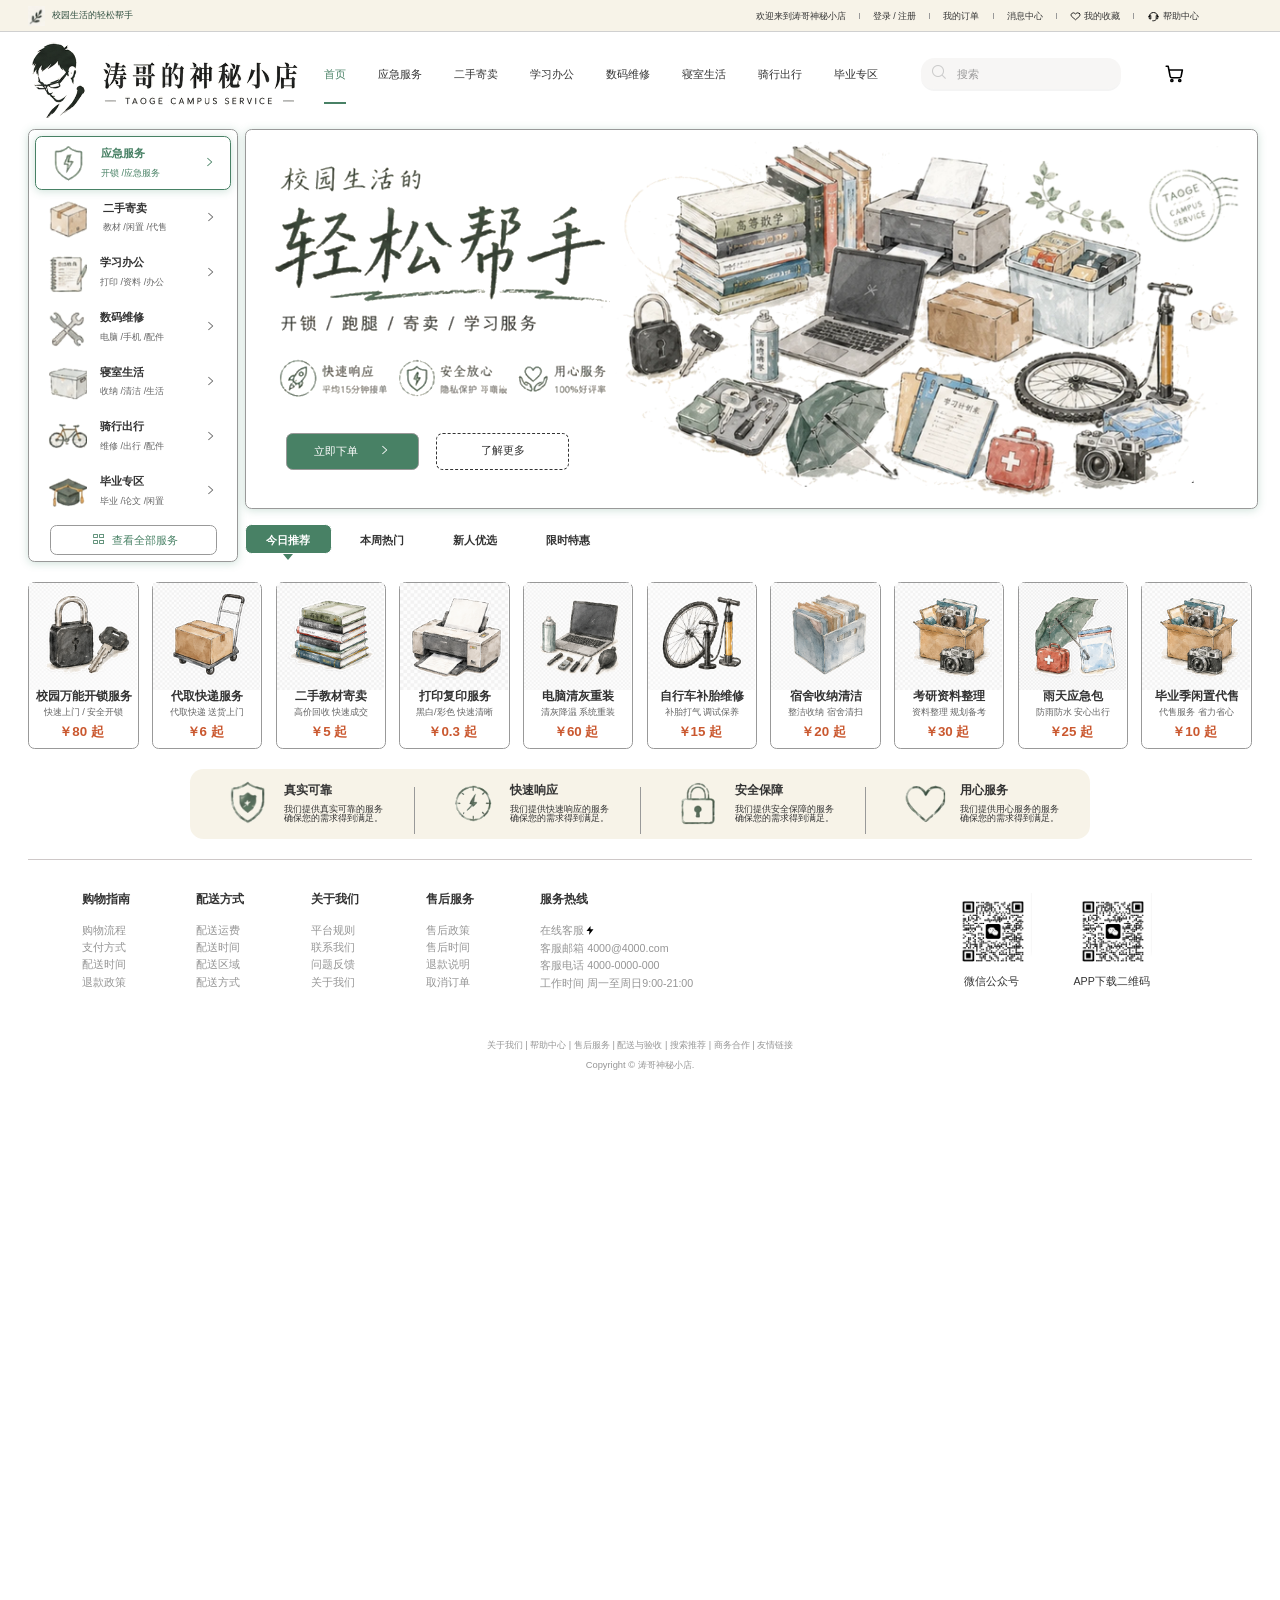
<file: index.html>
<!DOCTYPE html>
<html lang="en">

<head>
  <meta charset="UTF-8">
  <meta name="viewport" content="width=device-width, initial-scale=1.0">
  <title>首页</title>
  <!-- 引入网页图标png -->
  <link rel="icon" href="image/brand/01_Logos_PNG/05_avatar_icon_circle_outline.png">
  <!-- 引入字体图标  置于css文件前-->
  <link rel="stylesheet" href="./iconfont/iconfont.css">
  <!-- 引入css文件  先引入初始化，之后公共样式，最后index-->
  <link rel="stylesheet" href="./css/base.css">
  <link rel="stylesheet" href="./css/common.css">
  <link rel="stylesheet" href="./css/index.css">
</head>

<body>
  <!-- 头部 -->
  <!-- 快捷导航部分 -->
  <div class="shortcut">
    <div class="w">
      <img src="image/index/666.png" alt="" width="25">
      <p>校园生活的轻松帮手</p>
      <ul>
        <li><a href="index.html">欢迎来到涛哥神秘小店</a></li>
        <li class="line"><a href="#"></a></li>
        <li><a href="#">登录 / 注册</a></li>
        <li class="line"><a href="#"></a></li>
        <li><a href="#">我的订单</a></li>
        <li class="line"><a href="#"></a></li>
        <li><a href="#">消息中心</a></li>
        <li class="line"><a href="#"></a></li>
        <li><a href="#"><img src="image/icon/03_Icons_SVG/heart.svg" alt="" width="16"></a></li>
        <li><a href="#">我的收藏</a></li>
        <li class="line"><a href="#"></a></li>
        <li><a href="#"><img src="image/icon/03_Icons_SVG/customer_service.svg" alt="" width="19"></a></li>
        <li><a href="#">帮助中心</a></li>
      </ul>
    </div>
  </div>
  <!-- header部分制作 -->
  <header class="header">
    <div class="logo">
      <img src="image/brand/02_Logos_SVG/01_main_horizontal_logo.svg" alt="" width="410">
      <h1><a href="#" title="涛哥神秘小店">涛哥神秘小店</a></h1>
    </div>
    <ul class="nav">
      <li><a href="#">首页</a></li>
      <li><a href="01.html">应急服务</a></li>
      <li><a href="02.html">二手寄卖</a></li>
      <li><a href="03.html">学习办公</a></li>
      <li><a href="04.html">数码维修</a></li>
      <li><a href="05.html">寝室生活</a></li>
      <li><a href="06.html">骑行出行</a></li>
      <li><a href="07.html">毕业专区</a></li>
    </ul>
    <div class="search">
      <i class="iconfont icon-search"></i>
      <input type="text" placeholder="搜索">
    </div>
    <div class="car"><a href="#"><img src="image/icon/03_Icons_SVG/cart.svg" alt="" width="32"></img></a></div>
  </header>
  <!-- 首页主体 -->
  <!--  entry模块制作 -->
  <div class="entry">
    <div class="we">
      <!-- 分类模块 -->
      <div class="category">
        <ul>
          <li class="first-item"><a href="01.html">
              <img src="image/index/02_sidebar_emergency_shield_icon.png" alt="" width="65">
              <p><span class="first-line">应急服务</span><br>开锁 /应急服务</p>
              <i class="iconfont icon-jinru"></i>
            </a></li>
          <li class="second-item"><a href="02.html">
              <img src="image/index/02_sidebar_box_icon.png" alt="" width="65">
              <p><span class="first-line">二手寄卖</span><br>教材 /闲置 /代售</p>
              <i class="iconfont icon-jinru"></i>
            </a></li>
          <li><a href="03.html">
              <img src="image/index/02_sidebar_clipboard_icon.png" alt="" width="65">
              <p><span class="first-line">学习办公</span><br>打印 /资料 /办公</p>
              <i class="iconfont icon-jinru"></i>
            </a></li>
          <li><a href="04.html">
              <img src="image/index/02_sidebar_tools_icon.png" alt="" width="65">
              <p><span class="first-line">数码维修</span><br>电脑 /手机 /配件</p>
              <i class="iconfont icon-jinru"></i>
            </a></li>
          <li><a href="05.html">
              <img src="image/index/02_sidebar_storage_icon.png" alt="" width="65">
              <p><span class="first-line">寝室生活</span><br>收纳 /清洁 /生活</p>
              <i class="iconfont icon-jinru"></i>
            </a></li>
          <li><a href="06.html">
              <img src="image/index/02_sidebar_bike_icon.png" alt="" width="65">
              <p><span class="first-line">骑行出行</span><br>维修 /出行 /配件</p>
              <i class="iconfont icon-jinru"></i>
            </a></li>
          <li><a href="07.html">
              <img src="image/index/02_sidebar_graduation_icon.png" alt="" width="65">
              <p><span class="first-line">毕业专区</span><br>毕业 /论文 /闲置</p>
              <i class="iconfont icon-jinru"></i>
            </a></li>
          <li>
            <a href="#"><i class="iconfont icon-modular"></i>
              <span>查看全部服务</span>
            </a>
          </li>
        </ul>
      </div>
      <!-- 轮播图 -->
      <div class="banner">
        <div class="banner-content">
          <div class="banner-left">
            <img src="image/index/03_hero_title_full_block.png" alt="" width="550">
            <ul>
              <li><a href="01.html">立即下单<i class="iconfont icon-jinru"></i></a></li>
              <li><a href="#">了解更多</a></li>
            </ul>
          </div>
          <div class="banner-right">
            <img src="image/index/homepage-hero-artwork-transparent.png" alt="" width="1020">
          </div>
        </div>
        <div class="things">
          <ul>
            <li><a href="#">今日推荐</a></li>
            <li><a href="#">本周热门</a></li>
            <li><a href="#">新人优选</a></li>
            <li><a href="#">限时特惠</a></li>
          </ul>
        </div>

      </div>

    </div>
  </div>
  <!-- 首页商品推荐模块 -->
  <div class="index-product">
    <div class="wp">
      <a class="product-card" href="01.html">
        <img src="image/product/ChatGPT-Image-2026-6-3-17_28_43.png" alt="" width="161">
        <div class=""></div>
        <h3>校园万能开锁服务</h3>
        <p>快速上门 / 安全开锁</p>
        <strong class="">￥80 起</strong>
      </a>
      <a class="product-card" href="01.html#express">
        <img src="image/product/ChatGPT-Image-2026-6-3-17_28_46.png" alt="" width="161" background-color="white">
        <div class=""></div>
        <h3>代取快递服务</h3>
        <p>代取快递 送货上门</p>
        <strong class="price">￥6 起</strong>
      </a>
      <a class="product-card" href="02.html">
        <img src="image/product/ChatGPT-Image-2026-6-3-17_28_48.png" alt="" width="161" background-color="white">
        <div class=""></div>
        <h3>二手教材寄卖</h3>
        <p>高价回收 快速成交</p>
        <strong class="price">￥5 起</strong>
      </a>
      <a class="product-card" href="03.html">
        <img src="image/product/ChatGPT-Image-2026-6-3-17_28_56.png" alt="" width="161" background-color="white">
        <div class=""></div>
        <h3>打印复印服务</h3>
        <p>黑白/彩色 快速清晰</p>
        <strong class="price">￥0.3 起</strong>
      </a>
      <a class="product-card" href="04.html">
        <img src="image/product/ChatGPT-Image-2026-6-3-17_28_58.png" alt="" width="161" background-color="white">
        <div class=""></div>
        <h3>电脑清灰重装</h3>
        <p>清灰降温 系统重装</p>
        <strong class="price">￥60 起</strong>
      </a>
      <a class="product-card" href="06.html">
        <img src="image/product/097984be-c7e7-4d0d-aa85-bf5ce9e798cc.png" alt="" width="161" background-color="white">
        <div class=""></div>
        <h3>自行车补胎维修</h3>
        <p>补胎打气 调试保养</p>
        <strong class="price">￥15 起</strong>
      </a>
      <a class="product-card" href="05.html">
        <img src="image/product/a223a276-f30c-4fd0-8fa9-0bfe84fd2ad6.png" alt="" width="161" background-color="white">
        <div class=""></div>
        <h3>宿舍收纳清洁</h3>
        <p>整洁收纳 宿舍清扫</p>
        <strong class="price">￥20 起</strong>
      </a>
      <a class="product-card" href="03.html">
        <img src="image/product/ChatGPT-Image-2026-6-3-17_29_28.png" alt="" width="161" background-color="white">
        <div class=""></div>
        <h3>考研资料整理</h3>
        <p>资料整理 规划备考</p>
        <strong class="price">￥30 起</strong>
      </a>
      <a class="product-card" href="05.html#rain-plan">
        <img src="image/product/ChatGPT-Image-2026-6-3-17_29_23.png" alt="" width="161" background-color="white">
        <div class=""></div>
        <h3>雨天应急包</h3>
        <p>防雨防水 安心出行</p>
        <strong class="price">￥25 起</strong>
      </a>
      <a class="product-card" href="07.html">
        <img src="image/product/ChatGPT-Image-2026-6-3-17_29_28.png" alt="" width="161" style="background: white;">
        <div class=""></div>
        <h3>毕业季闲置代售</h3>
        <p>代售服务 省力省心</p>
        <strong class="price">￥10 起</strong>
      </a>
    </div>
  </div>
  <!-- 底部 -->
  <!-- footer部分制作 -->
  <footer class="footer">
    <div class="wf">
      <div class="slogan">
        <ul>
          <li>
            <img src="image/index/00_user_example_footer_shield.png" alt="" width="80">
            <p><span class="first-line">真实可靠</span><br>我们提供真实可靠的服务<br>确保您的需求得到满足。</p>
          </li>
          <li class="line"><a href="#"></a></li>
          <li>
            <img src="image/index/05_footer_clock_icon.png" alt="" width="80">
            <p><span class="first-line">快速响应</span><br>我们提供快速响应的服务<br>确保您的需求得到满足。</p>
          </li>
          <li class="line"><a href="#"></a></li>
          <li>
            <img src="image/index/05_footer_lock_icon.png" alt="" width="80">
            <p><span class="first-line">安全保障</span><br>我们提供安全保障的服务<br>确保您的需求得到满足。</p>
          </li>
          <li class="line"><a href="#"></a></li>
          <li>
            <img src="image/index/05_footer_heart_icon.png" alt="" width="80">
            <p><span class="first-line">用心服务</span><br>我们提供用心服务的服务<br>确保您的需求得到满足。</p>
          </li>
        </ul>
      </div>
      <div class="line"></div>
      <div class="service">
        <div class="service-left">
          <dl>
            <dt>购物指南</dt>
            <dd><a href="#">购物流程</a></dd>
            <dd><a href="#">支付方式</a></dd>
            <dd><a href="#">配送时间</a></dd>
            <dd><a href="#">退款政策</a></dd>
          </dl>
          <dl>
            <dt>配送方式</dt>
            <dd><a href="#">配送运费</a></dd>
            <dd><a href="#">配送时间</a></dd>
            <dd><a href="#">配送区域</a></dd>
            <dd><a href="#">配送方式</a></dd>
          </dl>
          <dl>
            <dt>关于我们</dt>
            <dd><a href="#">平台规则</a></dd>
            <dd><a href="#">联系我们</a></dd>
            <dd><a href="#">问题反馈</a></dd>
            <dd><a href="#">关于我们</a></dd>
          </dl>
          <dl>
            <dt>售后服务</dt>
            <dd><a href="#">售后政策</a></dd>
            <dd><a href="#">售后时间</a></dd>
            <dd><a href="#">退款说明</a></dd>
            <dd><a href="#">取消订单</a></dd>
          </dl>
          <dl>
            <dt>服务热线</dt>
            <dd><a href="#">在线客服</a><img src="image/icon/03_Icons_SVG/lightning.svg" alt="" width="17"></img></dd>
            <dd><a href="#">客服邮箱 4000@4000.com</a></dd>
            <dd><a href="#">客服电话 4000-0000-000</a></dd>
            <dd><a href="#">工作时间 周一至周日9:00-21:00</a></dd>
          </dl>
        </div>
        <div class="service-right">
          <ul>
            <li>
              <img src="image/all/6f5dbecfe97affdfdf0f0945394a7c8b.jpg" alt="" width="120">
              <p>微信公众号</p>
            </li>
            <li>
              <img src="image/all/6f5dbecfe97affdfdf0f0945394a7c8b.jpg" alt="" width="120">
              <p>APP下载二维码</p>
            </li>
          </ul>
        </div>
      </div>
      <div class="copyright">
        <p><a href="#">关于我们</a>
          | <a href="#">帮助中心</a>
          | <a href="#">售后服务</a>
          | <a href="#">配送与验收</a>
          | <a href="#">搜索推荐</a>
          | <a href="#">商务合作</a>
          | <a href="#">友情链接</a></p>
        <p>Copyright © 涛哥神秘小店. </p>
      </div>
    </div>
  </footer>

  <script src="./js/auth-modal.js"></script>

  <!-- 进站温馨提示：浏览器原生 alert，同一会话只弹一次 -->
  <script>
    (function () {
      if (sessionStorage.getItem('noticeShown')) return;
      sessionStorage.setItem('noticeShown', '1');
      setTimeout(function () {
        alert('（温馨提示）\n\n本网站为作者闲得蛋疼所为，无任何商业价值，功能不全，后端仍在开发中......建议pc端访问,作者懒没做移动端……(^._.^)ﾉ');
      }, 500);
    })();
  </script>
</body>

</html>
</file>
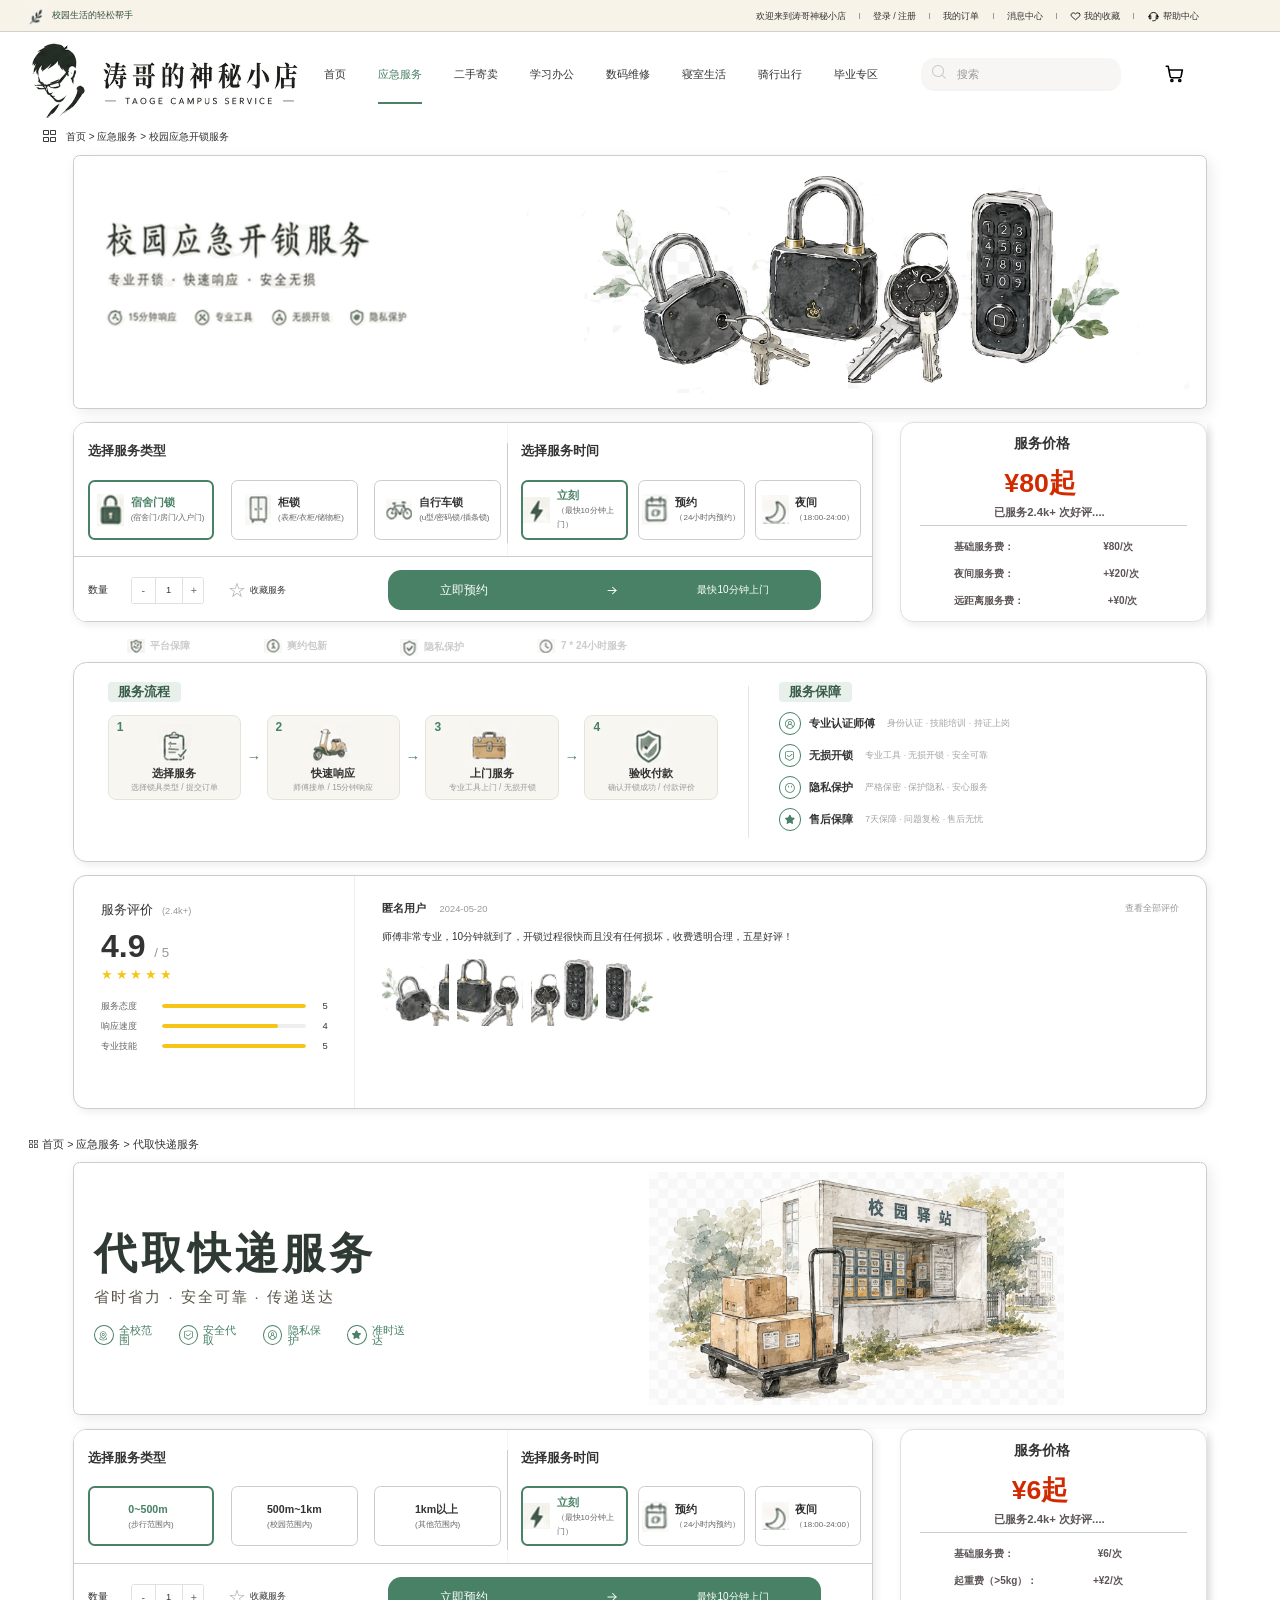
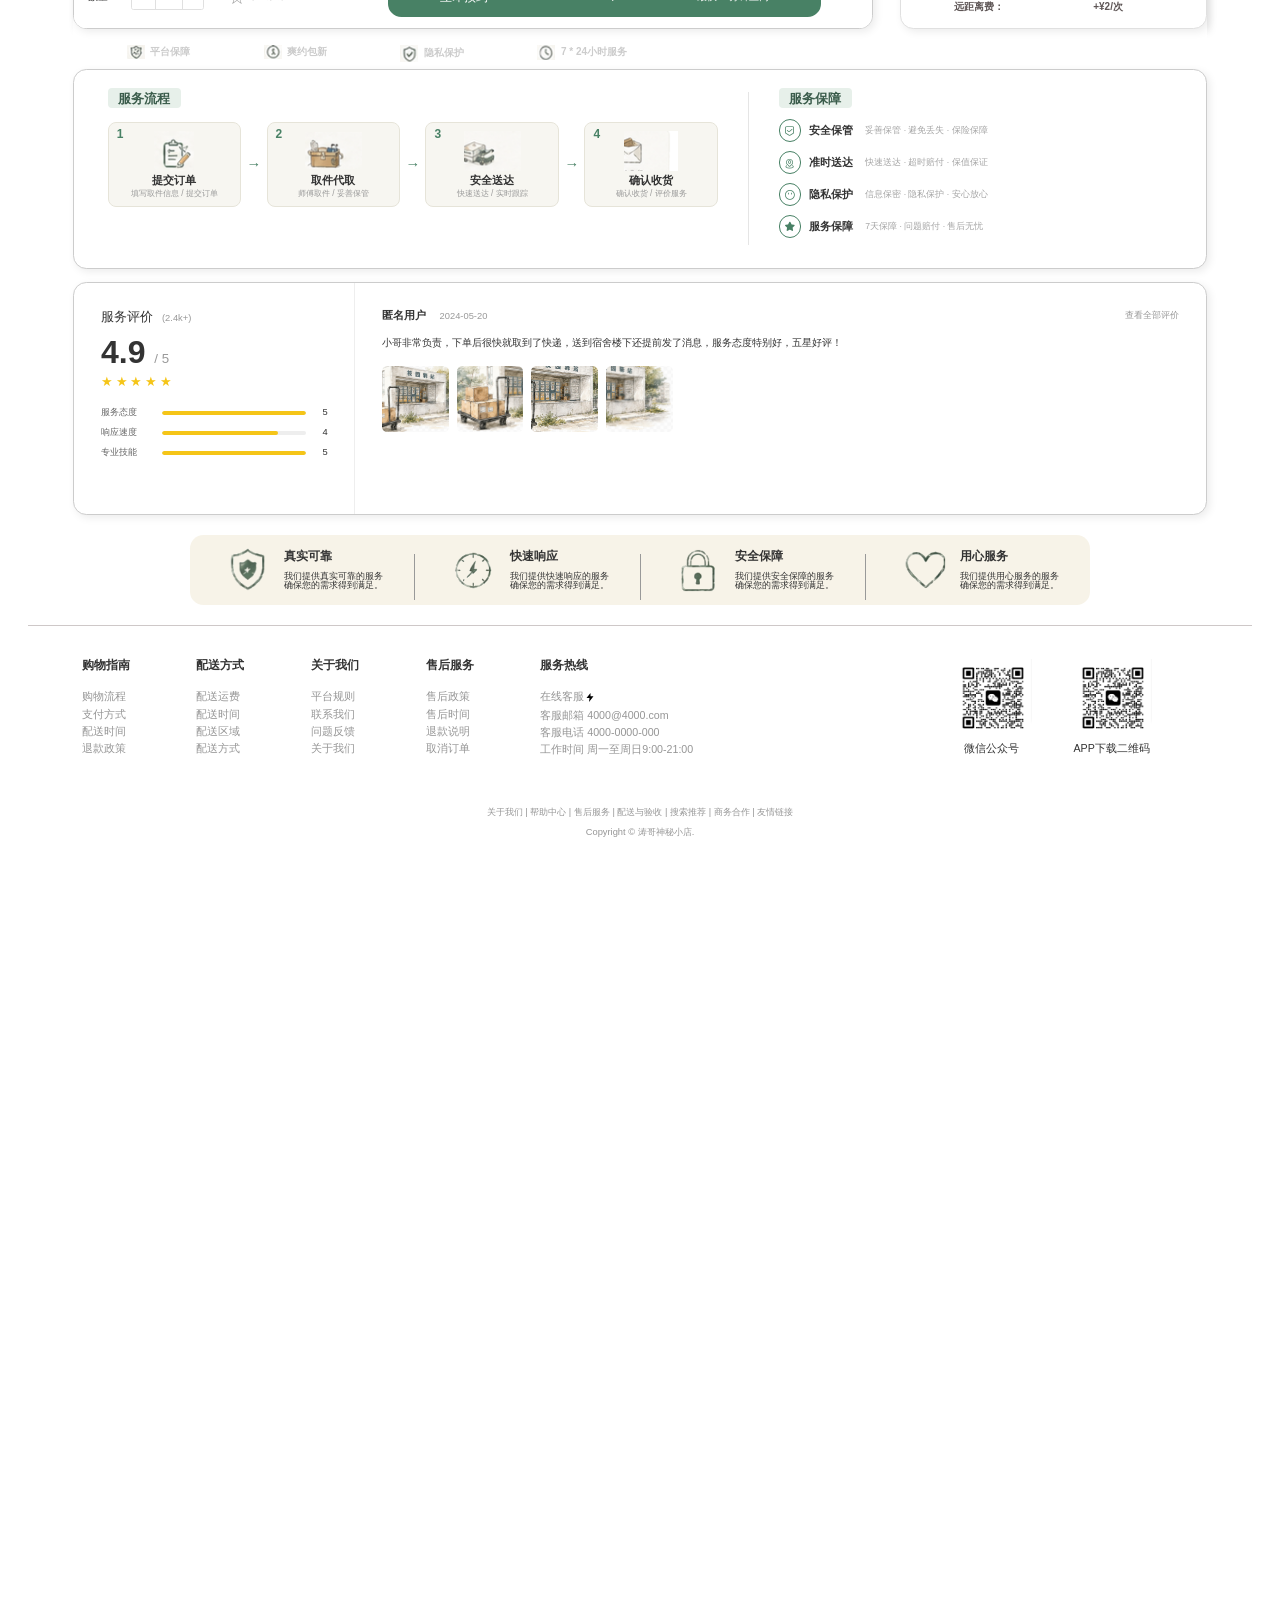
<file: 01.html>
<!DOCTYPE html>
<html lang="en">

<head>
  <meta charset="UTF-8">
  <meta name="viewport" content="width=device-width, initial-scale=1.0">
  <title>应急服务</title>
  <!-- 引入网页图标png -->
  <link rel="icon" href="image/brand/01_Logos_PNG/05_avatar_icon_circle_outline.png">
  <!-- 引入字体图标  置于css文件前-->
  <link rel="stylesheet" href="./iconfont/iconfont.css">
  <!-- 引入css文件  先引入初始化，之后公共样式，最后index-->
  <link rel="stylesheet" href="./css/base.css">
  <link rel="stylesheet" href="./css/common.css">
  <link rel="stylesheet" href="./css/01.css">
</head>

<body>
  <div class="shortcut">
    <div class="w">
      <img src="image/index/666.png" alt="" width="25">
      <p>校园生活的轻松帮手</p>
      <ul>
        <li><a href="index.html">欢迎来到涛哥神秘小店</a></li>
        <li class="line"><a href="#"></a></li>
        <li><a href="#">登录 / 注册</a></li>
        <li class="line"><a href="#"></a></li>
        <li><a href="#">我的订单</a></li>
        <li class="line"><a href="#"></a></li>
        <li><a href="#">消息中心</a></li>
        <li class="line"><a href="#"></a></li>
        <li><a href="#"><img src="image/icon/03_Icons_SVG/heart.svg" alt="" width="16"></a></li>
        <li><a href="#">我的收藏</a></li>
        <li class="line"><a href="#"></a></li>
        <li><a href="#"><img src="image/icon/03_Icons_SVG/customer_service.svg" alt="" width="19"></a></li>
        <li><a href="#">帮助中心</a></li>
      </ul>
    </div>
  </div>

  <header class="header">
    <div class="logo">
      <img src="image/brand/02_Logos_SVG/01_main_horizontal_logo.svg" alt="" width="410">
      <h1><a href="#" title="涛哥神秘小店">涛哥神秘小店</a></h1>
    </div>
    <ul class="nav">
      <li><a href="index.html">首页</a></li>
      <li><a href="01.html">应急服务</a></li>
      <li><a href="02.html">二手寄卖</a></li>
      <li><a href="03.html">学习办公</a></li>
      <li><a href="04.html">数码维修</a></li>
      <li><a href="05.html">寝室生活</a></li>
      <li><a href="06.html">骑行出行</a></li>
      <li><a href="07.html">毕业专区</a></li>
    </ul>
    <div class="search">
      <i class="iconfont icon-search"></i>
      <input type="text" placeholder="搜索">
    </div>
    <div class="car"><a href="#"><img src="image/icon/03_Icons_SVG/cart.svg" alt="" width="32"></a></div>
  </header>


  <div class="entry">
    <div class="e1">
      <p> <i class="iconfont icon-modular"></i> 首页 > 应急服务 > 校园应急开锁服务 </p>
    </div>
    <div class="e2">
      <div class="e2-left">
        <img src="image/product/img-015.png" alt="" width="560px">
      </div>
      <div class="e2-right">
        <img src="image/product/fb1fd446-2a4e-42a4-9f5d-b10ac5a94c19.png" alt="" width="1000px">
      </div>
    </div>
    <div class="e3">
      <div class="e3-left">
        <div class="e3-left-top">
          <div class="e3-left-top-left">
            <p>选择服务类型</p>
            <ul>
              <li>
                <a href="#">
                  <img src="image/product/img-048.png" alt="" width="40">
                  <div class="text-wrap">
                    <span class="main-text">宿舍门锁</span><br><span class="sub-text">(宿舍门/房门/入户门)</span>
                  </div>
                </a>
              </li>
              <li>
                <a href="#">
                  <img src="image/product/img-047.png" alt="" width="40">
                  <div class="text-wrap">
                    <span class="main-text">柜锁</span><br><span class="sub-text">(表柜/衣柜/储物柜)</span>
                  </div>
                </a>
              </li>
              <li>
                <a href="#">
                  <img src="image/product/img-040.png" alt="" width="40">
                  <div class="text-wrap">
                    <span class="main-text">自行车锁</span><br><span class="sub-text">(u型/密码锁/插条锁)</span>
                  </div>
                </a>
              </li>
            </ul>
          </div>
          <div class="line"></div>
          <div class="e3-left-top-right">
            <p>选择服务时间</p>
            <ul>
              <li>
                <a href="#">
                  <img src="image/product/img-049.png" alt="" width="40">
                  <div class="text-wrap">
                    <span class="main-text">立刻</span><br><span class="sub-text">（最快10分钟上门）</span>
                  </div>
                </a>
              </li>
              <li>
                <a href="#">
                  <img src="image/product/img-018.png" alt="" width="40">
                  <div class="text-wrap">
                    <span class="main-text">预约</span><br><span class="sub-text">（24小时内预约）</span>
                  </div>
                </a>
              </li>
              <li>
                <a href="#">
                  <img src="image/product/img-019.png" alt="" width="40">
                  <div class="text-wrap">
                    <span class="main-text">夜间</span><br><span class="sub-text">（18:00-24:00）</span>
                  </div>
                </a>
              </li>
            </ul>
          </div>
        </div>
        <div class="line1"></div>
        <div class="e3-left-bottom">
          <div class="e3-left-bottom-left">
            <span class="label">数量</span>
            <div class="quantity-box">
              <button class="minus">-</button>
              <input type="text" value="1" readonly>
              <button class="plus">+</button>
            </div>
            <div class="favorite">
              <span class="star">☆</span>
              <span>收藏服务</span>
            </div>
          </div>
          <div class="e3-left-bottom-right js-qr-trigger">
            <p class="p1">立即预约 </p>
            <img class="arrow-icon" src="image/icon/03_Icons_SVG/arrow_forward.svg">
            <p class="p2">最快10分钟上门 </p>
          </div>
        </div>
      </div>
      <div class="e3-right">
        <p class="p1">服务价格</p>
        <p class="p2">¥80起</p>
        <p class="p4">已服务2.4k+ 次好评....</p>
        <div class="line"></div>
        <p class="p3">
          基础服务费：&nbsp;&nbsp;&nbsp;&nbsp;&nbsp;&nbsp;&nbsp;&nbsp;&nbsp;&nbsp;&nbsp;&nbsp;&nbsp;&nbsp;&nbsp;&nbsp;&nbsp;&nbsp;&nbsp;&nbsp;&nbsp;&nbsp;&nbsp;&nbsp;&nbsp;&nbsp;&nbsp;&nbsp;&nbsp;&nbsp;&nbsp;&nbsp;¥80/次
        </p>
        <p class="p3">
          夜间服务费：&nbsp;&nbsp;&nbsp;&nbsp;&nbsp;&nbsp;&nbsp;&nbsp;&nbsp;&nbsp;&nbsp;&nbsp;&nbsp;&nbsp;&nbsp;&nbsp;&nbsp;&nbsp;&nbsp;&nbsp;&nbsp;&nbsp;&nbsp;&nbsp;&nbsp;&nbsp;&nbsp;&nbsp;&nbsp;&nbsp;&nbsp;&nbsp;+¥20/次
        </p>
        <p class="p3">
          远距离服务费：&nbsp;&nbsp;&nbsp;&nbsp;&nbsp;&nbsp;&nbsp;&nbsp;&nbsp;&nbsp;&nbsp;&nbsp;&nbsp;&nbsp;&nbsp;&nbsp;&nbsp;&nbsp;&nbsp;&nbsp;&nbsp;&nbsp;&nbsp;&nbsp;&nbsp;&nbsp;&nbsp;&nbsp;&nbsp;&nbsp;+¥0/次
        </p>
      </div>
    </div>

    <div class="e4">
      <p><img src="image/product/2026-08-11-170316.png" alt="" width="27">&nbsp;&nbsp;平台保障</p>
      <p><img src="image/product/2026-08-11-170324.png" alt="" width="27">&nbsp;&nbsp;爽约包新</p>
      <p><img src="image/product/2026-08-11-170331.png" alt="" width="27">&nbsp;&nbsp;隐私保护</p>
      <p><img src="image/product/2026-08-11-170339.png" alt="" width="27">&nbsp;&nbsp;7 * 24小时服务</p>
    </div>

    <div class="e5 flow-box">
      <div class="flow-left">
        <p class="flow-title">服务流程</p>
        <div class="flow-steps">
          <div class="flow-step">
            <span class="step-num">1</span>
            <img src="image/product/flow_lock_1.png" alt="">
            <p class="step-name">选择服务</p>
            <p class="step-desc">选择锁具类型 / 提交订单</p>
          </div>
          <span class="step-arrow">→</span>
          <div class="flow-step">
            <span class="step-num">2</span>
            <img src="image/product/flow_lock_2.png" alt="">
            <p class="step-name">快速响应</p>
            <p class="step-desc">师傅接单 / 15分钟响应</p>
          </div>
          <span class="step-arrow">→</span>
          <div class="flow-step">
            <span class="step-num">3</span>
            <img src="image/product/flow_lock_3.png" alt="">
            <p class="step-name">上门服务</p>
            <p class="step-desc">专业工具上门 / 无损开锁</p>
          </div>
          <span class="step-arrow">→</span>
          <div class="flow-step">
            <span class="step-num">4</span>
            <img src="image/product/flow_lock_4.png" alt="">
            <p class="step-name">验收付款</p>
            <p class="step-desc">确认开锁成功 / 付款评价</p>
          </div>
        </div>
      </div>
      <div class="flow-divider"></div>
      <div class="flow-right">
        <p class="flow-title">服务保障</p>
        <ul class="g-list">
          <li>
            <i class="iconfont icon-user"></i>
            <span class="g-name">专业认证师傅</span>
            <span class="g-desc">身份认证 · 技能培训 · 持证上岗</span>
          </li>
          <li>
            <i class="iconfont icon-anquanbaozhang"></i>
            <span class="g-name">无损开锁</span>
            <span class="g-desc">专业工具 · 无损开锁 · 安全可靠</span>
          </li>
          <li>
            <i class="iconfont icon-gerenzhongxin-zhihui"></i>
            <span class="g-name">隐私保护</span>
            <span class="g-desc">严格保密 · 保护隐私 · 安心服务</span>
          </li>
          <li>
            <i class="iconfont icon-favorite-filling"></i>
            <span class="g-name">售后保障</span>
            <span class="g-desc">7天保障 · 问题复检 · 售后无忧</span>
          </li>
        </ul>
      </div>
    </div>

    <div class="e6">
      <div class="review-left">
        <h3>服务评价 <span>(2.4k+)</span></h3>
        <div class="score-big">4.9 <span>/ 5</span></div>
        <div class="stars">★★★★★</div>
        <div class="dimension-list">
          <div class="dimension">
            <span class="dim-name">服务态度</span>
            <div class="dim-bar">
              <div style="width: 100%"></div>
            </div>
            <span class="dim-score">5</span>
          </div>
          <div class="dimension">
            <span class="dim-name">响应速度</span>
            <div class="dim-bar">
              <div style="width: 80%"></div>
            </div>
            <span class="dim-score">4</span>
          </div>
          <div class="dimension">
            <span class="dim-name">专业技能</span>
            <div class="dim-bar">
              <div style="width: 100%"></div>
            </div>
            <span class="dim-score">5</span>
          </div>
        </div>
      </div>
      <div class="review-right">
        <div class="review-header">
          <div class="user-info">
            <span class="user-name">匿名用户</span>
            <span class="date">2024-05-20</span>
          </div>
          <a href="#" class="view-all">查看全部评价</a>
        </div>
        <p class="review-text">师傅非常专业，10分钟就到了，开锁过程很快而且没有任何损坏，收费透明合理，五星好评！</p>
        <div class="review-images">
          <img src="image/product/review1.jpg" alt="">
          <img src="image/product/review2.jpg" alt="">
          <img src="image/product/review3.jpg" alt="">
          <img src="image/product/review4.jpg" alt="">
        </div>
      </div>
    </div>



  </div>

  <div class="entry" id="express">
    <div class="e12">
      <p> <i class="iconfont icon-modular"></i> 首页 > 应急服务 > 代取快递服务 </p>
    </div>
    <div class="e2">
      <div class="e2-left">
        <div class="title-box">
          <p class="title-box-main">代取快递服务</p>
          <p class="title-box-sub">省时省力 · 安全可靠 · 传递送达</p>
          <ul class="title-box-feats">
            <li><i class="iconfont icon-dingwei"></i>全校范围</li>
            <li><i class="iconfont icon-anquanbaozhang"></i>安全代取</li>
            <li><i class="iconfont icon-user"></i>隐私保护</li>
            <li><i class="iconfont icon-favorite-filling"></i>准时送达</li>
          </ul>
        </div>
      </div>
      <div class="e2-right">
        <img src="image/product/e6dac113-b9e3-49d5-a5c6-f48426c37105.png" alt="" height="350px" width="800px">
      </div>
    </div>
    <div class="e3">
      <div class="e3-left">
        <div class="e3-left-top">
          <div class="e3-left-top-left">
            <p>选择服务类型</p>
            <ul>
              <li>
                <a href="#">
                  <div class="text-wrap">
                    <span class="main-text">0~500m</span><br><span class="sub-text">(步行范围内)</span>
                  </div>
                </a>
              </li>
              <li>
                <a href="#">
                  <div class="text-wrap">
                    <span class="main-text">500m~1km</span><br><span class="sub-text">(校园范围内)</span>
                  </div>
                </a>
              </li>
              <li>
                <a href="#">
                  <div class="text-wrap">
                    <span class="main-text">1km以上</span><br><span class="sub-text">(其他范围内)</span>
                  </div>
                </a>
              </li>
            </ul>
          </div>
          <div class="line"></div>
          <div class="e3-left-top-right">
            <p>选择服务时间</p>
            <ul>
              <li>
                <a href="#">
                  <img src="image/product/img-049.png" alt="" width="40">
                  <div class="text-wrap">
                    <span class="main-text">立刻</span><br><span class="sub-text">（最快10分钟上门）</span>
                  </div>
                </a>
              </li>
              <li>
                <a href="#">
                  <img src="image/product/img-018.png" alt="" width="40">
                  <div class="text-wrap">
                    <span class="main-text">预约</span><br><span class="sub-text">（24小时内预约）</span>
                  </div>
                </a>
              </li>
              <li>
                <a href="#">
                  <img src="image/product/img-019.png" alt="" width="40">
                  <div class="text-wrap">
                    <span class="main-text">夜间</span><br><span class="sub-text">（18:00-24:00）</span>
                  </div>
                </a>
              </li>
            </ul>
          </div>
        </div>
        <div class="line1"></div>
        <div class="e3-left-bottom">
          <div class="e3-left-bottom-left">
            <span class="label">数量</span>
            <div class="quantity-box">
              <button class="minus">-</button>
              <input type="text" value="1" readonly>
              <button class="plus">+</button>
            </div>
            <div class="favorite">
              <span class="star">☆</span>
              <span>收藏服务</span>
            </div>
          </div>
          <div class="e3-left-bottom-right js-qr-trigger">
            <p class="p1">立即预约 </p>
            <img class="arrow-icon" src="image/icon/03_Icons_SVG/arrow_forward.svg">
            <p class="p2">最快10分钟上门 </p>
          </div>
        </div>
      </div>
      <div class="e3-right">
        <p class="p1">服务价格</p>
        <p class="p2">&nbsp;¥6起</p>
        <p class="p4">已服务2.4k+ 次好评....</p>
        <div class="line"></div>
        <p class="p3">
          基础服务费：&nbsp;&nbsp;&nbsp;&nbsp;&nbsp;&nbsp;&nbsp;&nbsp;&nbsp;&nbsp;&nbsp;&nbsp;&nbsp;&nbsp;&nbsp;&nbsp;&nbsp;&nbsp;&nbsp;&nbsp;&nbsp;&nbsp;&nbsp;&nbsp;&nbsp;&nbsp;&nbsp;&nbsp;&nbsp;&nbsp;¥6/次
        </p>
        <p class="p3">
          起重费（>5kg）：&nbsp;&nbsp;&nbsp;&nbsp;&nbsp;&nbsp;&nbsp;&nbsp;&nbsp;&nbsp;&nbsp;&nbsp;&nbsp;&nbsp;&nbsp;&nbsp;&nbsp;&nbsp;&nbsp;&nbsp;+¥2/次
        </p>
        <p class="p3">
          远距离费：&nbsp;&nbsp;&nbsp;&nbsp;&nbsp;&nbsp;&nbsp;&nbsp;&nbsp;&nbsp;&nbsp;&nbsp;&nbsp;&nbsp;&nbsp;&nbsp;&nbsp;&nbsp;&nbsp;&nbsp;&nbsp;&nbsp;&nbsp;&nbsp;&nbsp;&nbsp;&nbsp;&nbsp;&nbsp;&nbsp;&nbsp;&nbsp;+¥2/次
        </p>
      </div>
    </div>

    <div class="e4">
      <p><img src="image/product/2026-08-11-170316.png" alt="" width="27">&nbsp;&nbsp;平台保障</p>
      <p><img src="image/product/2026-08-11-170324.png" alt="" width="27">&nbsp;&nbsp;爽约包新</p>
      <p><img src="image/product/2026-08-11-170331.png" alt="" width="27">&nbsp;&nbsp;隐私保护</p>
      <p><img src="image/product/2026-08-11-170339.png" alt="" width="27">&nbsp;&nbsp;7 * 24小时服务</p>
    </div>

    <div class="e5 flow-box">
      <div class="flow-left">
        <p class="flow-title">服务流程</p>
        <div class="flow-steps">
          <div class="flow-step">
            <span class="step-num">1</span>
            <img src="image/product/flow_dl_1.png" alt="">
            <p class="step-name">提交订单</p>
            <p class="step-desc">填写取件信息 / 提交订单</p>
          </div>
          <span class="step-arrow">→</span>
          <div class="flow-step">
            <span class="step-num">2</span>
            <img src="image/product/flow_dl_2.png" alt="">
            <p class="step-name">取件代取</p>
            <p class="step-desc">师傅取件 / 妥善保管</p>
          </div>
          <span class="step-arrow">→</span>
          <div class="flow-step">
            <span class="step-num">3</span>
            <img src="image/product/flow_dl_3.png" alt="">
            <p class="step-name">安全送达</p>
            <p class="step-desc">快速送达 / 实时跟踪</p>
          </div>
          <span class="step-arrow">→</span>
          <div class="flow-step">
            <span class="step-num">4</span>
            <img src="image/product/flow_dl_4.png" alt="">
            <p class="step-name">确认收货</p>
            <p class="step-desc">确认收货 / 评价服务</p>
          </div>
        </div>
      </div>
      <div class="flow-divider"></div>
      <div class="flow-right">
        <p class="flow-title">服务保障</p>
        <ul class="g-list">
          <li>
            <i class="iconfont icon-anquanbaozhang"></i>
            <span class="g-name">安全保管</span>
            <span class="g-desc">妥善保管 · 避免丢失 · 保险保障</span>
          </li>
          <li>
            <i class="iconfont icon-dingwei"></i>
            <span class="g-name">准时送达</span>
            <span class="g-desc">快速送达 · 超时赔付 · 保值保证</span>
          </li>
          <li>
            <i class="iconfont icon-gerenzhongxin-zhihui"></i>
            <span class="g-name">隐私保护</span>
            <span class="g-desc">信息保密 · 隐私保护 · 安心放心</span>
          </li>
          <li>
            <i class="iconfont icon-favorite-filling"></i>
            <span class="g-name">服务保障</span>
            <span class="g-desc">7天保障 · 问题赔付 · 售后无忧</span>
          </li>
        </ul>
      </div>
    </div>

    <div class="e6">
      <div class="review-left">
        <h3>服务评价 <span>(2.4k+)</span></h3>
        <div class="score-big">4.9 <span>/ 5</span></div>
        <div class="stars">★★★★★</div>
        <div class="dimension-list">
          <div class="dimension">
            <span class="dim-name">服务态度</span>
            <div class="dim-bar">
              <div style="width: 100%"></div>
            </div>
            <span class="dim-score">5</span>
          </div>
          <div class="dimension">
            <span class="dim-name">响应速度</span>
            <div class="dim-bar">
              <div style="width: 80%"></div>
            </div>
            <span class="dim-score">4</span>
          </div>
          <div class="dimension">
            <span class="dim-name">专业技能</span>
            <div class="dim-bar">
              <div style="width: 100%"></div>
            </div>
            <span class="dim-score">5</span>
          </div>
        </div>
      </div>
      <div class="review-right">
        <div class="review-header">
          <div class="user-info">
            <span class="user-name">匿名用户</span>
            <span class="date">2024-05-20</span>
          </div>
          <a href="#" class="view-all">查看全部评价</a>
        </div>
        <p class="review-text">小哥非常负责，下单后很快就取到了快递，送到宿舍楼下还提前发了消息，服务态度特别好，五星好评！</p>
        <div class="review-images">
          <img src="image/product/review5.jpg" alt="">
          <img src="image/product/review6.jpg" alt="">
          <img src="image/product/review7.jpg" alt="">
          <img src="image/product/review8.jpg" alt="">
        </div>
      </div>
    </div>



  </div>


  <script>
    // 数量加减：作用于页面所有服务区块的数量框
    document.querySelectorAll('.quantity-box').forEach(function (box) {
      const minusBtn = box.querySelector('.minus');
      const plusBtn = box.querySelector('.plus');
      const qtyInput = box.querySelector('input');

      minusBtn.addEventListener('click', function () {
        let val = parseInt(qtyInput.value) || 1;
        if (val > 1) {
          qtyInput.value = val - 1;
        }
      });

      plusBtn.addEventListener('click', function () {
        let val = parseInt(qtyInput.value) || 1;
        if (val < 10) {
          qtyInput.value = val + 1;
        }
      });
    });

    // 收藏切换
    document.querySelectorAll('.favorite').forEach(function (favorite) {
      const favIcon = favorite.querySelector('.star');
      const favText = favorite.querySelector('span:last-child');
      let isFav = false;

      favorite.addEventListener('click', function () {
        isFav = !isFav;
        if (isFav) {
          favIcon.style.color = '#ffcc00';
          favIcon.textContent = '★';
          favText.textContent = '已收藏';
        } else {
          favIcon.style.color = '#999';
          favIcon.textContent = '☆';
          favText.textContent = '收藏服务';
        }
      });
    });
  </script>

  <footer class="footer">
    <div class="wf">
      <div class="slogan">
        <ul>
          <li>
            <img src="image/index/00_user_example_footer_shield.png" alt="" width="80">
            <p><span class="first-line">真实可靠</span><br>我们提供真实可靠的服务<br>确保您的需求得到满足。</p>
          </li>
          <li class="line"><a href="#"></a></li>
          <li>
            <img src="image/index/05_footer_clock_icon.png" alt="" width="80">
            <p><span class="first-line">快速响应</span><br>我们提供快速响应的服务<br>确保您的需求得到满足。</p>
          </li>
          <li class="line"><a href="#"></a></li>
          <li>
            <img src="image/index/05_footer_lock_icon.png" alt="" width="80">
            <p><span class="first-line">安全保障</span><br>我们提供安全保障的服务<br>确保您的需求得到满足。</p>
          </li>
          <li class="line"><a href="#"></a></li>
          <li>
            <img src="image/index/05_footer_heart_icon.png" alt="" width="80">
            <p><span class="first-line">用心服务</span><br>我们提供用心服务的服务<br>确保您的需求得到满足。</p>
          </li>
        </ul>
      </div>
      <div class="line"></div>
      <div class="service">
        <div class="service-left">
          <dl>
            <dt>购物指南</dt>
            <dd><a href="#">购物流程</a></dd>
            <dd><a href="#">支付方式</a></dd>
            <dd><a href="#">配送时间</a></dd>
            <dd><a href="#">退款政策</a></dd>
          </dl>
          <dl>
            <dt>配送方式</dt>
            <dd><a href="#">配送运费</a></dd>
            <dd><a href="#">配送时间</a></dd>
            <dd><a href="#">配送区域</a></dd>
            <dd><a href="#">配送方式</a></dd>
          </dl>
          <dl>
            <dt>关于我们</dt>
            <dd><a href="#">平台规则</a></dd>
            <dd><a href="#">联系我们</a></dd>
            <dd><a href="#">问题反馈</a></dd>
            <dd><a href="#">关于我们</a></dd>
          </dl>
          <dl>
            <dt>售后服务</dt>
            <dd><a href="#">售后政策</a></dd>
            <dd><a href="#">售后时间</a></dd>
            <dd><a href="#">退款说明</a></dd>
            <dd><a href="#">取消订单</a></dd>
          </dl>
          <dl>
            <dt>服务热线</dt>
            <dd><a href="#">在线客服</a><img src="image/icon/03_Icons_SVG/lightning.svg" alt="" width="17"></dd>
            <dd><a href="#">客服邮箱 4000@4000.com</a></dd>
            <dd><a href="#">客服电话 4000-0000-000</a></dd>
            <dd><a href="#">工作时间 周一至周日9:00-21:00</a></dd>
          </dl>
        </div>
        <div class="service-right">
          <ul>
            <li>
              <img src="image/all/6f5dbecfe97affdfdf0f0945394a7c8b.jpg" alt="" width="120">
              <p>微信公众号</p>
            </li>
            <li>
              <img src="image/all/6f5dbecfe97affdfdf0f0945394a7c8b.jpg" alt="" width="120">
              <p>APP下载二维码</p>
            </li>
          </ul>
        </div>
      </div>
      <div class="copyright">
        <p><a href="#">关于我们</a>
          | <a href="#">帮助中心</a>
          | <a href="#">售后服务</a>
          | <a href="#">配送与验收</a>
          | <a href="#">搜索推荐</a>
          | <a href="#">商务合作</a>
          | <a href="#">友情链接</a></p>
        <p>Copyright © 涛哥神秘小店. </p>
      </div>
    </div>
  </footer>
  <script src="./js/auth-modal.js"></script>
</body>

</html>
</file>
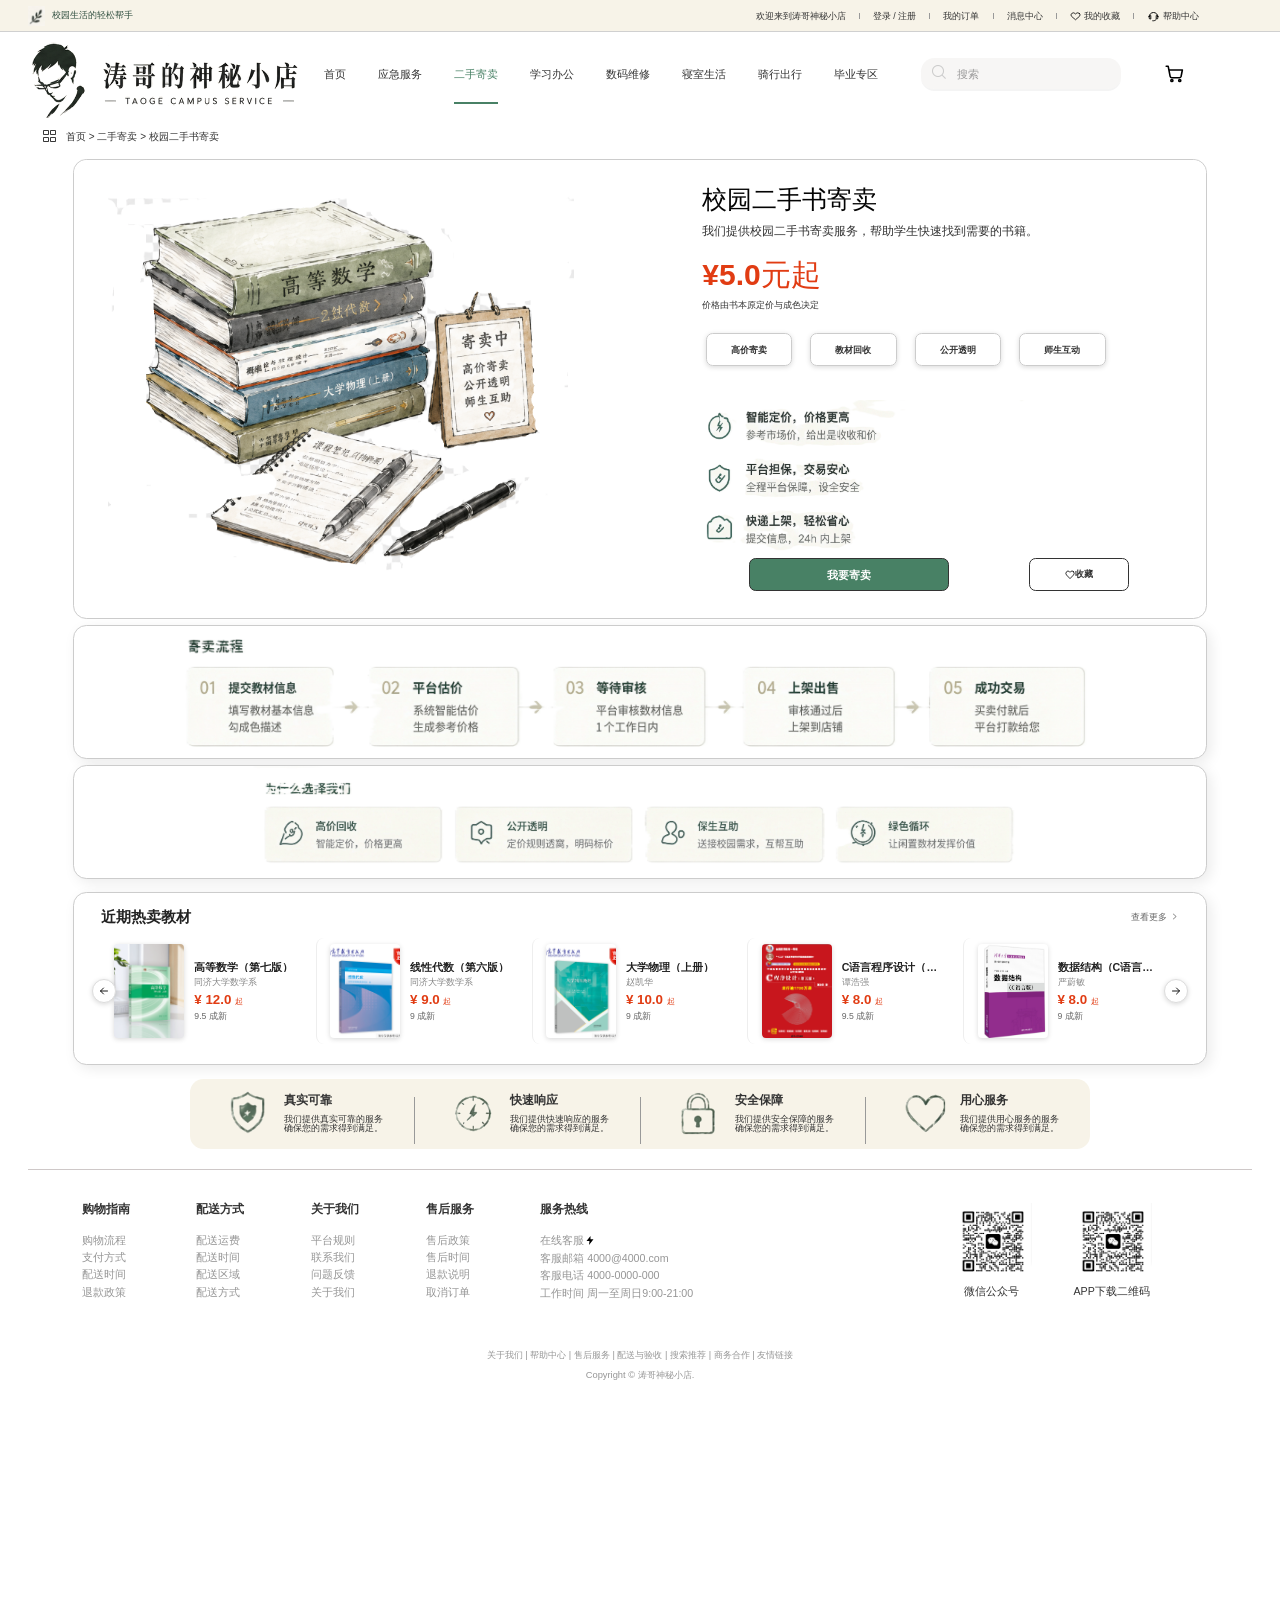
<file: 02.html>
<!DOCTYPE html>
<html lang="en">

<head>
  <meta charset="UTF-8">
  <meta name="viewport" content="width=device-width, initial-scale=1.0">
  <title>二手寄卖</title>
  <!-- 引入网页图标png -->
  <link rel="icon" href="image/brand/01_Logos_PNG/05_avatar_icon_circle_outline.png">
  <!-- 引入字体图标  置于css文件前-->
  <link rel="stylesheet" href="./iconfont/iconfont.css">
  <!-- 引入css文件  先引入初始化，之后公共样式，最后index-->
  <link rel="stylesheet" href="./css/base.css">
  <link rel="stylesheet" href="./css/common.css">
  <link rel="stylesheet" href="./css/02.css">
</head>

<body>
  <div class="shortcut">
    <div class="w">
      <img src="image/index/666.png" alt="" width="25">
      <p>校园生活的轻松帮手</p>
      <ul>
        <li><a href="index.html">欢迎来到涛哥神秘小店</a></li>
        <li class="line"><a href="#"></a></li>
        <li><a href="#">登录 / 注册</a></li>
        <li class="line"><a href="#"></a></li>
        <li><a href="#">我的订单</a></li>
        <li class="line"><a href="#"></a></li>
        <li><a href="#">消息中心</a></li>
        <li class="line"><a href="#"></a></li>
        <li><a href="#"><img src="image/icon/03_Icons_SVG/heart.svg" alt="" width="16"></img></a></li>
        <li><a href="#">我的收藏</a></li>
        <li class="line"><a href="#"></a></li>
        <li><a href="#"><img src="image/icon/03_Icons_SVG/customer_service.svg" alt="" width="19"></img></a></li>
        <li><a href="#">帮助中心</a></li>
      </ul>
    </div>
  </div>

  <header class="header">
    <div class="logo">
      <img src="image/brand/02_Logos_SVG/01_main_horizontal_logo.svg" alt="" width="410">
      <h1><a href="#" title="涛哥神秘小店">涛哥神秘小店</a></h1>
    </div>
    <ul class="nav">
      <li><a href="index.html">首页</a></li>
      <li><a href="01.html">应急服务</a></li>
      <li><a href="02.html">二手寄卖</a></li>
      <li><a href="03.html">学习办公</a></li>
      <li><a href="04.html">数码维修</a></li>
      <li><a href="05.html">寝室生活</a></li>
      <li><a href="06.html">骑行出行</a></li>
      <li><a href="07.html">毕业专区</a></li>
    </ul>
    <div class="search">
      <i class="iconfont icon-search"></i>
      <input type="text" placeholder="搜索">
    </div>
    <div class="car"><a href="#"><img src="image/icon/03_Icons_SVG/cart.svg" alt="" width="32"></img></a></div>
  </header>

  <entry class="entry">
    <div class="e1">
      <p> <i class="iconfont icon-modular"></i> 首页 > 二手寄卖 > 校园二手书寄卖 </p>
    </div>
    <div class="e2">
      <div class="e2-left">
        <img src="image/product/ChatGPT-Image-2026-6-3-22_35_14.png" alt="" width="700">
      </div>
      <div class="e2-right">
        <p class="p1">校园二手书寄卖</p>
        <p class="p2">我们提供校园二手书寄卖服务，帮助学生快速找到需要的书籍。</p>
        <p class="p3">¥5.0元起</p>
        <p class="p4">价格由书本原定价与成色决定</p>
        <div class="box">
          <ul>
            <li>高价寄卖</li>
            <li>教材回收</li>
            <li>公开透明</li>
            <li>师生互动</li>
          </ul>
        </div>
        <img src="image/product/img-001.png" alt="" width="500">
        <div class="e2-right-bottom">
          <div class="c1">我要寄卖</div>
          <div class="c2"><img src="image/icon/03_Icons_SVG/heart.svg" alt="" width="16">收藏</div>
        </div>




      </div>


    </div>
    <div class="e3">
      <img src="image/product/7ae2aa5bfc781.png" alt="" width="1400">
    </div>
    <div class="e4">
      <img src="image/product/f259ace882aa38.png" alt="" width="1500">
    </div>
    <div class="e5">
      <div class="e5-header">
        <h3>近期热卖教材</h3>
        <a href="#" class="more">查看更多 <i class="iconfont icon-jinru"></i></a>
      </div>
      <div class="e5-body">
        <div class="arrow left"><img src="image/icon/03_Icons_SVG/arrow_back.svg" alt="" width="18"></div>
        <ul class="book-list">
          <li>
            <img class="cover" src="image/product/cover_math.jpg" alt="高等数学（第七版）">
            <div class="info">
              <p class="name">高等数学（第七版）</p>
              <p class="author">同济大学数学系</p>
              <p class="price">¥ 12.0 <span>起</span></p>
              <p class="chengse">9.5 成新</p>
            </div>
          </li>
          <li>
            <img class="cover" src="image/product/cover_linear.jpg" alt="线性代数（第六版）">
            <div class="info">
              <p class="name">线性代数（第六版）</p>
              <p class="author">同济大学数学系</p>
              <p class="price">¥ 9.0 <span>起</span></p>
              <p class="chengse">9 成新</p>
            </div>
          </li>
          <li>
            <img class="cover" src="image/product/cover_physics.jpg" alt="大学物理（上册）">
            <div class="info">
              <p class="name">大学物理（上册）</p>
              <p class="author">赵凯华</p>
              <p class="price">¥ 10.0 <span>起</span></p>
              <p class="chengse">9 成新</p>
            </div>
          </li>
          <li>
            <img class="cover" src="image/product/cover_c.jpg" alt="C语言程序设计">
            <div class="info">
              <p class="name">C语言程序设计（第五版）</p>
              <p class="author">谭浩强</p>
              <p class="price">¥ 8.0 <span>起</span></p>
              <p class="chengse">9.5 成新</p>
            </div>
          </li>
          <li>
            <img class="cover" src="image/product/cover_data.jpg" alt="数据结构（C语言版）">
            <div class="info">
              <p class="name">数据结构（C语言版）</p>
              <p class="author">严蔚敏</p>
              <p class="price">¥ 8.0 <span>起</span></p>
              <p class="chengse">9 成新</p>
            </div>
          </li>
        </ul>
        <div class="arrow right"><img src="image/icon/03_Icons_SVG/arrow_forward.svg" alt="" width="18"></div>
      </div>
    </div>


  </entry>



  <footer class="footer">
    <div class="wf">
      <div class="slogan">
        <ul>
          <li>
            <img src="image/index/00_user_example_footer_shield.png" alt="" width="80">
            <p><span class="first-line">真实可靠</span><br>我们提供真实可靠的服务<br>确保您的需求得到满足。</p>
          </li>
          <li class="line"><a href="#"></a></li>
          <li>
            <img src="image/index/05_footer_clock_icon.png" alt="" width="80">
            <p><span class="first-line">快速响应</span><br>我们提供快速响应的服务<br>确保您的需求得到满足。</p>
          </li>
          <li class="line"><a href="#"></a></li>
          <li>
            <img src="image/index/05_footer_lock_icon.png" alt="" width="80">
            <p><span class="first-line">安全保障</span><br>我们提供安全保障的服务<br>确保您的需求得到满足。</p>
          </li>
          <li class="line"><a href="#"></a></li>
          <li>
            <img src="image/index/05_footer_heart_icon.png" alt="" width="80">
            <p><span class="first-line">用心服务</span><br>我们提供用心服务的服务<br>确保您的需求得到满足。</p>
          </li>
        </ul>
      </div>
      <div class="line"></div>
      <div class="service">
        <div class="service-left">
          <dl>
            <dt>购物指南</dt>
            <dd><a href="#">购物流程</a></dd>
            <dd><a href="#">支付方式</a></dd>
            <dd><a href="#">配送时间</a></dd>
            <dd><a href="#">退款政策</a></dd>
          </dl>
          <dl>
            <dt>配送方式</dt>
            <dd><a href="#">配送运费</a></dd>
            <dd><a href="#">配送时间</a></dd>
            <dd><a href="#">配送区域</a></dd>
            <dd><a href="#">配送方式</a></dd>
          </dl>
          <dl>
            <dt>关于我们</dt>
            <dd><a href="#">平台规则</a></dd>
            <dd><a href="#">联系我们</a></dd>
            <dd><a href="#">问题反馈</a></dd>
            <dd><a href="#">关于我们</a></dd>
          </dl>
          <dl>
            <dt>售后服务</dt>
            <dd><a href="#">售后政策</a></dd>
            <dd><a href="#">售后时间</a></dd>
            <dd><a href="#">退款说明</a></dd>
            <dd><a href="#">取消订单</a></dd>
          </dl>
          <dl>
            <dt>服务热线</dt>
            <dd><a href="#">在线客服</a><img src="image/icon/03_Icons_SVG/lightning.svg" alt="" width="17"></img></dd>
            <dd><a href="#">客服邮箱 4000@4000.com</a></dd>
            <dd><a href="#">客服电话 4000-0000-000</a></dd>
            <dd><a href="#">工作时间 周一至周日9:00-21:00</a></dd>
          </dl>
        </div>
        <div class="service-right">
          <ul>
            <li>
              <img src="image/all/6f5dbecfe97affdfdf0f0945394a7c8b.jpg" alt="" width="120">
              <p>微信公众号</p>
            </li>
            <li>
              <img src="image/all/6f5dbecfe97affdfdf0f0945394a7c8b.jpg" alt="" width="120">
              <p>APP下载二维码</p>
            </li>
          </ul>
        </div>
      </div>
      <div class="copyright">
        <p><a href="#">关于我们</a>
          | <a href="#">帮助中心</a>
          | <a href="#">售后服务</a>
          | <a href="#">配送与验收</a>
          | <a href="#">搜索推荐</a>
          | <a href="#">商务合作</a>
          | <a href="#">友情链接</a></p>
        <p>Copyright © 涛哥神秘小店. </p>
      </div>
    </div>
  </footer>
  <script src="./js/auth-modal.js"></script>
</body>
</file>
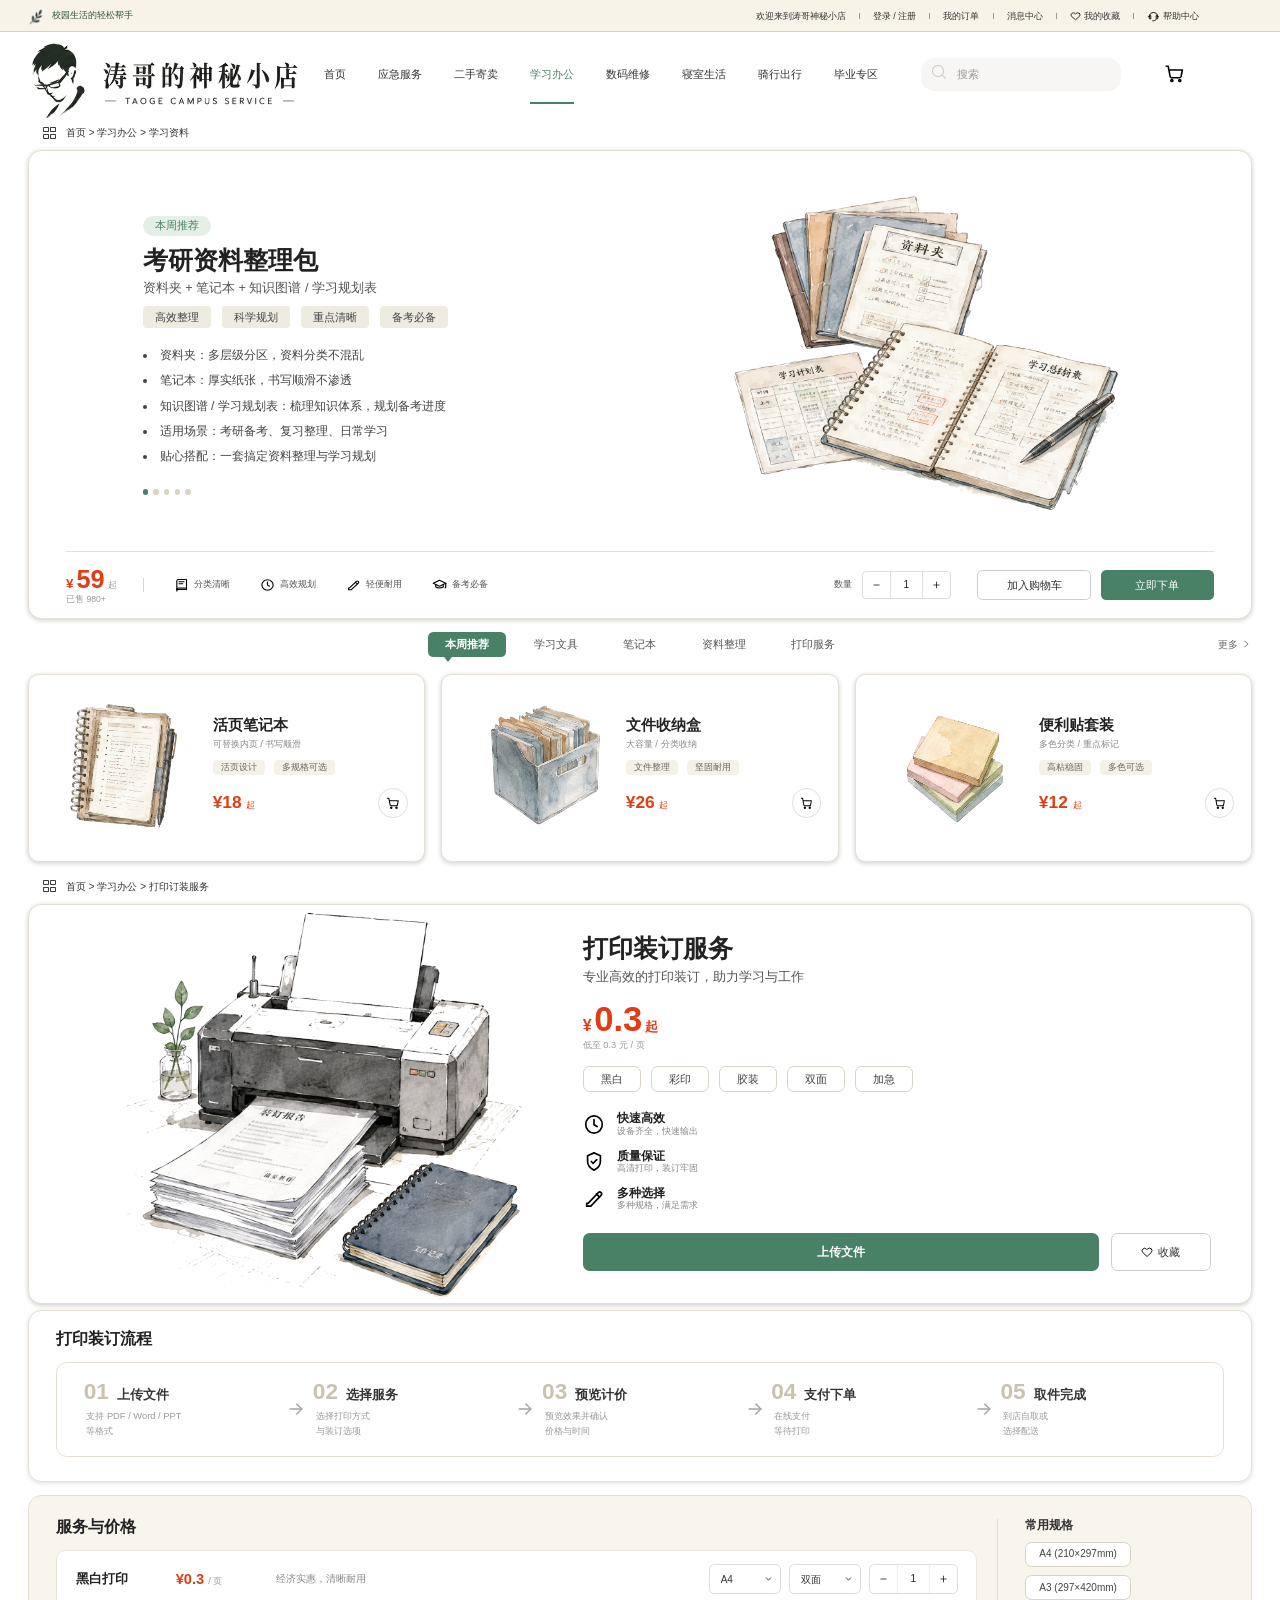
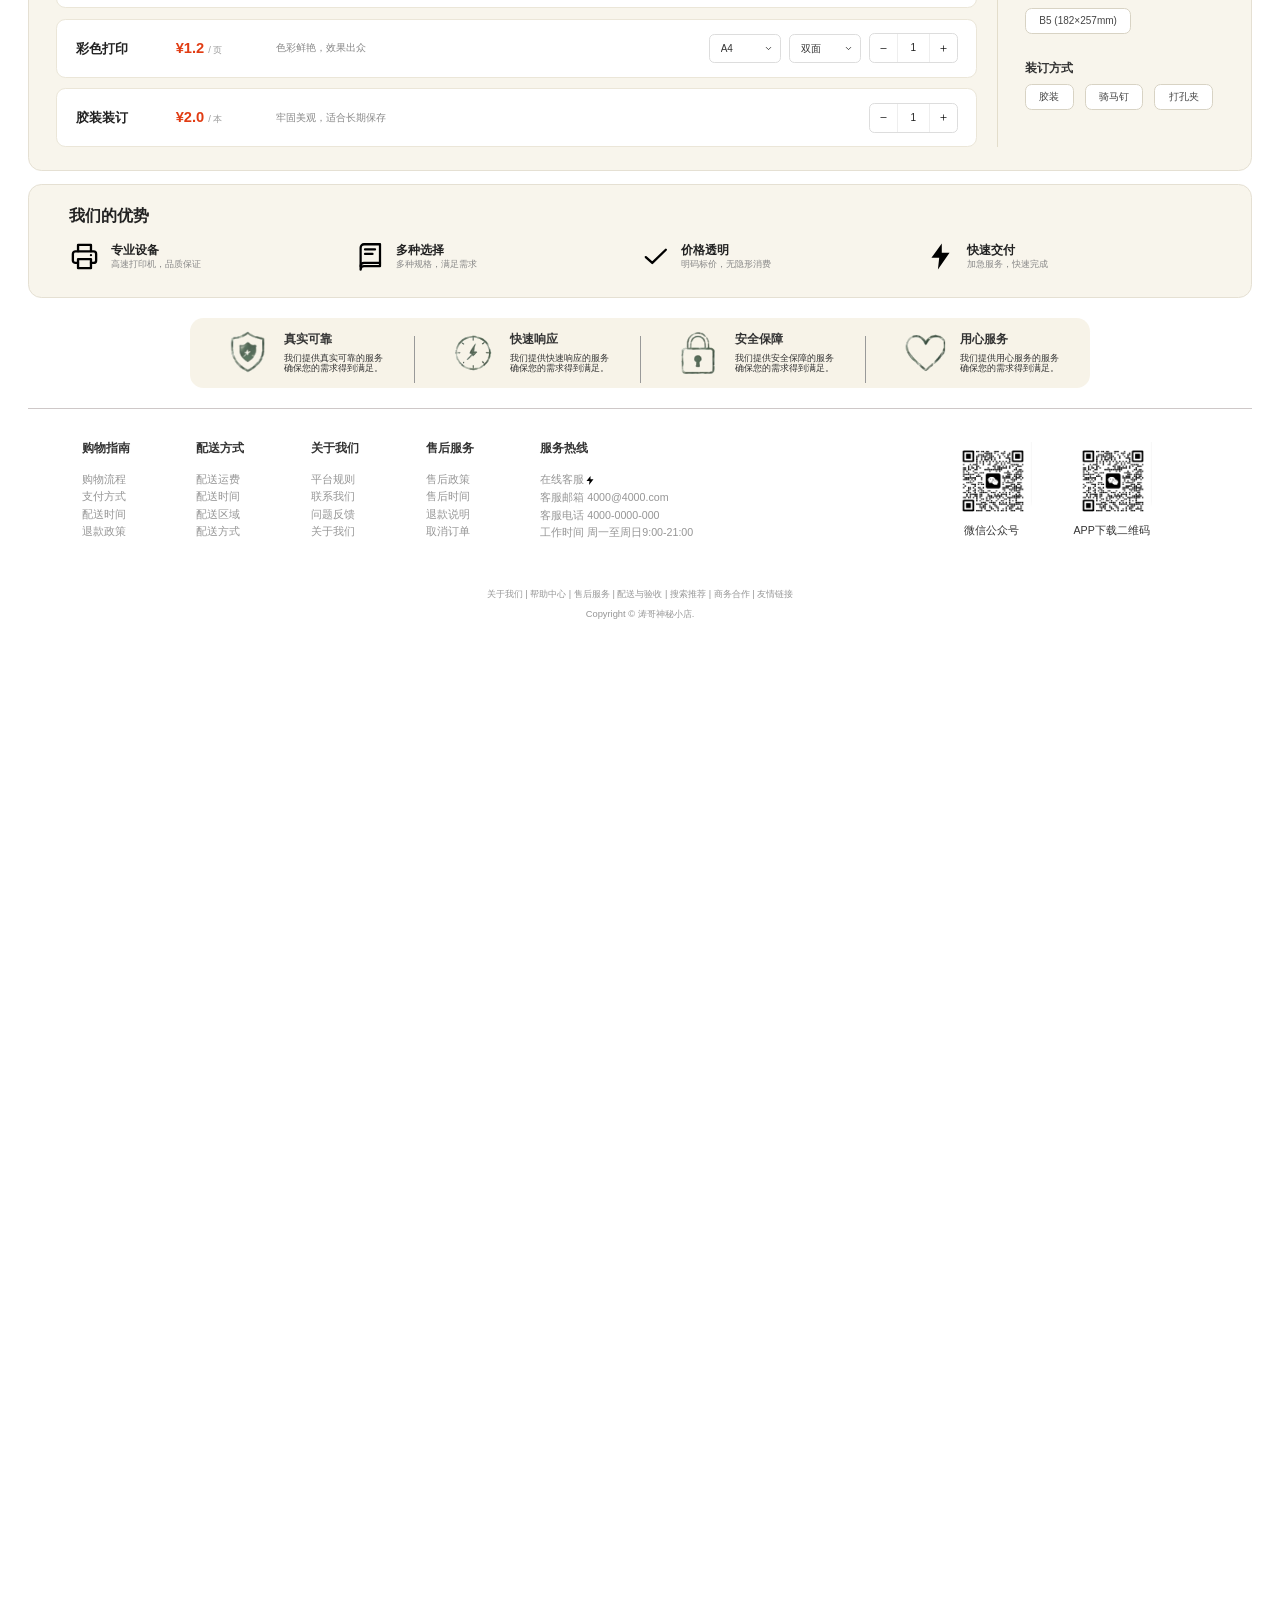
<file: 03.html>
<!DOCTYPE html>
<html lang="en">

<head>
  <meta charset="UTF-8">
  <meta name="viewport" content="width=device-width, initial-scale=1.0">
  <title>学习办公</title>
  <!-- 引入网页图标png -->
  <link rel="icon" href="image/brand/01_Logos_PNG/05_avatar_icon_circle_outline.png">
  <!-- 引入字体图标  置于css文件前-->
  <link rel="stylesheet" href="./iconfont/iconfont.css">
  <!-- 引入css文件  先引入初始化，之后公共样式，最后index-->
  <link rel="stylesheet" href="./css/base.css">
  <link rel="stylesheet" href="./css/common.css">
  <link rel="stylesheet" href="./css/03.css">
</head>

<body>
  <div class="shortcut">
    <div class="w">
      <img src="image/index/666.png" alt="" width="25">
      <p>校园生活的轻松帮手</p>
      <ul>
        <li><a href="index.html">欢迎来到涛哥神秘小店</a></li>
        <li class="line"><a href="#"></a></li>
        <li><a href="#">登录 / 注册</a></li>
        <li class="line"><a href="#"></a></li>
        <li><a href="#">我的订单</a></li>
        <li class="line"><a href="#"></a></li>
        <li><a href="#">消息中心</a></li>
        <li class="line"><a href="#"></a></li>
        <li><a href="#"><img src="image/icon/03_Icons_SVG/heart.svg" alt="" width="16"></img></a></li>
        <li><a href="#">我的收藏</a></li>
        <li class="line"><a href="#"></a></li>
        <li><a href="#"><img src="image/icon/03_Icons_SVG/customer_service.svg" alt="" width="19"></img></a></li>
        <li><a href="#">帮助中心</a></li>
      </ul>
    </div>
  </div>

  <header class="header">
    <div class="logo">
      <img src="image/brand/02_Logos_SVG/01_main_horizontal_logo.svg" alt="" width="410">
      <h1><a href="#" title="涛哥神秘小店">涛哥神秘小店</a></h1>
    </div>
    <ul class="nav">
      <li><a href="index.html">首页</a></li>
      <li><a href="01.html">应急服务</a></li>
      <li><a href="02.html">二手寄卖</a></li>
      <li><a href="03.html">学习办公</a></li>
      <li><a href="04.html">数码维修</a></li>
      <li><a href="05.html">寝室生活</a></li>
      <li><a href="06.html">骑行出行</a></li>
      <li><a href="07.html">毕业专区</a></li>
    </ul>
    <div class="search">
      <i class="iconfont icon-search"></i>
      <input type="text" placeholder="搜索">
    </div>
    <div class="car"><a href="#"><img src="image/icon/03_Icons_SVG/cart.svg" alt="" width="32"></img></a></div>
  </header>

  <entry class="entry">
    <div class="f1">
      <p> <i class="iconfont icon-modular"></i> 首页 > 学习办公 > 学习资料 </p>
    </div>
    <div class="f2">
      <div class="f2-left">
        <span class="tag">本周推荐</span>
        <h2>考研资料整理包</h2>
        <p class="sub">资料夹 + 笔记本 + 知识图谱 / 学习规划表</p>
        <ul class="chips">
          <li>高效整理</li>
          <li>科学规划</li>
          <li>重点清晰</li>
          <li>备考必备</li>
        </ul>
        <ul class="feats">
          <li>资料夹：多层级分区，资料分类不混乱</li>
          <li>笔记本：厚实纸张，书写顺滑不渗透</li>
          <li>知识图谱 / 学习规划表：梳理知识体系，规划备考进度</li>
          <li>适用场景：考研备考、复习整理、日常学习</li>
          <li>贴心搭配：一套搞定资料整理与学习规划</li>
        </ul>
        <div class="dots">
          <i class="on"></i><i></i><i></i><i></i><i></i>
        </div>
      </div>
      <div class="f2-right">
        <img src="image/product/img-003.png" alt="考研资料整理包">
      </div>
      <div class="f2-bottom">
        <div class="price">
          <p><span class="rmb">¥</span> <span class="n">59</span> <span class="qi">起</span></p>
          <p class="sold">已售 980+</p>
        </div>
        <ul class="srv">
          <li><img src="image/icon/03_Icons_SVG/book.svg" alt="" width="22">分类清晰</li>
          <li><img src="image/icon/03_Icons_SVG/clock.svg" alt="" width="22">高效规划</li>
          <li><img src="image/icon/03_Icons_SVG/edit.svg" alt="" width="22">轻便耐用</li>
          <li><img src="image/icon/03_Icons_SVG/graduation_cap.svg" alt="" width="22">备考必备</li>
        </ul>
        <div class="num">
          <span class="lbl">数量</span>
          <div class="stepper">
            <span class="dec"><img src="image/icon/03_Icons_SVG/minus.svg" alt="" width="14"></span>
            <span class="val">1</span>
            <span class="inc"><img src="image/icon/03_Icons_SVG/plus.svg" alt="" width="14"></span>
          </div>
        </div>
        <div class="btns">
          <div class="cart js-qr-trigger">加入购物车</div>
          <div class="buy js-qr-trigger">立即下单</div>
        </div>
      </div>
    </div>
    <div class="f3">
      <div class="f3-tabs">
        <ul>
          <li class="on">本周推荐</li>
          <li>学习文具</li>
          <li>笔记本</li>
          <li>资料整理</li>
          <li>打印服务</li>
        </ul>
        <a href="#" class="more">更多 <i class="iconfont icon-jinru"></i></a>
      </div>
      <div class="f3-list">
        <div class="card">
          <div class="pic"><img src="image/product/img-031.png" alt="活页笔记本"></div>
          <div class="info">
            <h3>活页笔记本</h3>
            <p class="desc">可替换内页 / 书写顺滑</p>
            <ul class="chips">
              <li>活页设计</li>
              <li>多规格可选</li>
            </ul>
            <div class="buy-row">
              <p class="price">¥18 <span>起</span></p>
              <span class="cart-btn"><img src="image/icon/03_Icons_SVG/cart.svg" alt="" width="20"></span>
            </div>
          </div>
        </div>
        <div class="card">
          <div class="pic"><img src="image/product/img-017.png" alt="文件收纳盒"></div>
          <div class="info">
            <h3>文件收纳盒</h3>
            <p class="desc">大容量 / 分类收纳</p>
            <ul class="chips">
              <li>文件整理</li>
              <li>坚固耐用</li>
            </ul>
            <div class="buy-row">
              <p class="price">¥26 <span>起</span></p>
              <span class="cart-btn"><img src="image/icon/03_Icons_SVG/cart.svg" alt="" width="20"></span>
            </div>
          </div>
        </div>
        <div class="card">
          <div class="pic"><img src="image/product/img-002.png" alt="便利贴套装"></div>
          <div class="info">
            <h3>便利贴套装</h3>
            <p class="desc">多色分类 / 重点标记</p>
            <ul class="chips">
              <li>高粘稳固</li>
              <li>多色可选</li>
            </ul>
            <div class="buy-row">
              <p class="price">¥12 <span>起</span></p>
              <span class="cart-btn"><img src="image/icon/03_Icons_SVG/cart.svg" alt="" width="20"></span>
            </div>
          </div>
        </div>
      </div>
    </div>
    <div class="f1">
      <p> <i class="iconfont icon-modular"></i> 首页 > 学习办公 > 打印订装服务 </p>
    </div>
    <div class="f4">
      <div class="f4-left">
        <img src="image/product/img-016.png" alt="打印装订服务">
      </div>
      <div class="f4-right">
        <h2>打印装订服务</h2>
        <p class="sub">专业高效的打印装订，助力学习与工作</p>
        <p class="price"><span class="rmb">¥</span><span class="n">0.3</span><span class="qi">起</span></p>
        <p class="price-note">低至 0.3 元 / 页</p>
        <ul class="opts">
          <li>黑白</li>
          <li>彩印</li>
          <li>胶装</li>
          <li>双面</li>
          <li>加急</li>
        </ul>
        <ul class="feats">
          <li>
            <img src="image/icon/03_Icons_SVG/clock.svg" alt="" width="34">
            <div class="feat-text">
              <h4>快速高效</h4>
              <p>设备齐全，快速输出</p>
            </div>
          </li>
          <li>
            <img src="image/icon/03_Icons_SVG/shield.svg" alt="" width="34">
            <div class="feat-text">
              <h4>质量保证</h4>
              <p>高清打印，装订牢固</p>
            </div>
          </li>
          <li>
            <img src="image/icon/03_Icons_SVG/edit.svg" alt="" width="34">
            <div class="feat-text">
              <h4>多种选择</h4>
              <p>多种规格，满足需求</p>
            </div>
          </li>
        </ul>
        <div class="f4-btns">
          <div class="upload">上传文件</div>
          <div class="fav"><img src="image/icon/03_Icons_SVG/heart.svg" alt="" width="18">收藏</div>
        </div>
      </div>
    </div>
    <div class="f5">
      <div class="f5-flow">
        <h3 class="f5-title">打印装订流程</h3>
        <div class="flow-steps">
          <div class="step">
            <p class="step-head"><span class="num">01</span><span class="name">上传文件</span></p>
            <p class="step-desc">支持 PDF / Word / PPT<br>等格式</p>
          </div>
          <img class="flow-arrow" src="image/icon/03_Icons_SVG/arrow_forward.svg" alt="">
          <div class="step">
            <p class="step-head"><span class="num">02</span><span class="name">选择服务</span></p>
            <p class="step-desc">选择打印方式<br>与装订选项</p>
          </div>
          <img class="flow-arrow" src="image/icon/03_Icons_SVG/arrow_forward.svg" alt="">
          <div class="step">
            <p class="step-head"><span class="num">03</span><span class="name">预览计价</span></p>
            <p class="step-desc">预览效果并确认<br>价格与时间</p>
          </div>
          <img class="flow-arrow" src="image/icon/03_Icons_SVG/arrow_forward.svg" alt="">
          <div class="step">
            <p class="step-head"><span class="num">04</span><span class="name">支付下单</span></p>
            <p class="step-desc">在线支付<br>等待打印</p>
          </div>
          <img class="flow-arrow" src="image/icon/03_Icons_SVG/arrow_forward.svg" alt="">
          <div class="step">
            <p class="step-head"><span class="num">05</span><span class="name">取件完成</span></p>
            <p class="step-desc">到店自取或<br>选择配送</p>
          </div>
        </div>
      </div>
      <div class="f5-price">
        <div class="price-main">
          <h3 class="f5-title">服务与价格</h3>
          <ul class="price-list">
            <li class="price-row">
              <span class="srv-name">黑白打印</span>
              <span class="srv-price">¥0.3 <em>/ 页</em></span>
              <span class="srv-desc">经济实惠，清晰耐用</span>
              <div class="srv-ctl">
                <div class="sel-wrap">
                  <select>
                    <option>A4</option>
                    <option>A3</option>
                    <option>B5</option>
                  </select>
                  <img src="image/icon/03_Icons_SVG/chevron_down.svg" alt="" width="14">
                </div>
                <div class="sel-wrap">
                  <select>
                    <option>双面</option>
                    <option>单面</option>
                  </select>
                  <img src="image/icon/03_Icons_SVG/chevron_down.svg" alt="" width="14">
                </div>
                <div class="stepper">
                  <span class="dec"><img src="image/icon/03_Icons_SVG/minus.svg" alt="" width="14"></span>
                  <span class="val">1</span>
                  <span class="inc"><img src="image/icon/03_Icons_SVG/plus.svg" alt="" width="14"></span>
                </div>
              </div>
            </li>
            <li class="price-row">
              <span class="srv-name">彩色打印</span>
              <span class="srv-price">¥1.2 <em>/ 页</em></span>
              <span class="srv-desc">色彩鲜艳，效果出众</span>
              <div class="srv-ctl">
                <div class="sel-wrap">
                  <select>
                    <option>A4</option>
                    <option>A3</option>
                    <option>B5</option>
                  </select>
                  <img src="image/icon/03_Icons_SVG/chevron_down.svg" alt="" width="14">
                </div>
                <div class="sel-wrap">
                  <select>
                    <option>双面</option>
                    <option>单面</option>
                  </select>
                  <img src="image/icon/03_Icons_SVG/chevron_down.svg" alt="" width="14">
                </div>
                <div class="stepper">
                  <span class="dec"><img src="image/icon/03_Icons_SVG/minus.svg" alt="" width="14"></span>
                  <span class="val">1</span>
                  <span class="inc"><img src="image/icon/03_Icons_SVG/plus.svg" alt="" width="14"></span>
                </div>
              </div>
            </li>
            <li class="price-row">
              <span class="srv-name">胶装装订</span>
              <span class="srv-price">¥2.0 <em>/ 本</em></span>
              <span class="srv-desc">牢固美观，适合长期保存</span>
              <div class="srv-ctl">
                <div class="stepper">
                  <span class="dec"><img src="image/icon/03_Icons_SVG/minus.svg" alt="" width="14"></span>
                  <span class="val">1</span>
                  <span class="inc"><img src="image/icon/03_Icons_SVG/plus.svg" alt="" width="14"></span>
                </div>
              </div>
            </li>
          </ul>
        </div>
        <div class="price-side">
          <h4>常用规格</h4>
          <ul class="spec-chips">
            <li>A4 (210×297mm)</li>
            <li>A3 (297×420mm)</li>
            <li>B5 (182×257mm)</li>
          </ul>
          <h4>装订方式</h4>
          <ul class="spec-chips">
            <li>胶装</li>
            <li>骑马钉</li>
            <li>打孔夹</li>
          </ul>
        </div>
      </div>
      <div class="f5-adv">
        <h3 class="f5-title">我们的优势</h3>
        <ul class="adv-list">
          <li>
            <img src="image/icon/03_Icons_SVG/printer.svg" alt="" width="46">
            <div class="adv-text">
              <h4>专业设备</h4>
              <p>高速打印机，品质保证</p>
            </div>
          </li>
          <li>
            <img src="image/icon/03_Icons_SVG/book.svg" alt="" width="46">
            <div class="adv-text">
              <h4>多种选择</h4>
              <p>多种规格，满足需求</p>
            </div>
          </li>
          <li>
            <img src="image/icon/03_Icons_SVG/check.svg" alt="" width="46">
            <div class="adv-text">
              <h4>价格透明</h4>
              <p>明码标价，无隐形消费</p>
            </div>
          </li>
          <li>
            <img src="image/icon/03_Icons_SVG/lightning.svg" alt="" width="46">
            <div class="adv-text">
              <h4>快速交付</h4>
              <p>加急服务，快速完成</p>
            </div>
          </li>
        </ul>
      </div>
    </div>
  </entry>






  <footer class="footer">
    <div class="wf">
      <div class="slogan">
        <ul>
          <li>
            <img src="image/index/00_user_example_footer_shield.png" alt="" width="80">
            <p><span class="first-line">真实可靠</span><br>我们提供真实可靠的服务<br>确保您的需求得到满足。</p>
          </li>
          <li class="line"><a href="#"></a></li>
          <li>
            <img src="image/index/05_footer_clock_icon.png" alt="" width="80">
            <p><span class="first-line">快速响应</span><br>我们提供快速响应的服务<br>确保您的需求得到满足。</p>
          </li>
          <li class="line"><a href="#"></a></li>
          <li>
            <img src="image/index/05_footer_lock_icon.png" alt="" width="80">
            <p><span class="first-line">安全保障</span><br>我们提供安全保障的服务<br>确保您的需求得到满足。</p>
          </li>
          <li class="line"><a href="#"></a></li>
          <li>
            <img src="image/index/05_footer_heart_icon.png" alt="" width="80">
            <p><span class="first-line">用心服务</span><br>我们提供用心服务的服务<br>确保您的需求得到满足。</p>
          </li>
        </ul>
      </div>
      <div class="line"></div>
      <div class="service">
        <div class="service-left">
          <dl>
            <dt>购物指南</dt>
            <dd><a href="#">购物流程</a></dd>
            <dd><a href="#">支付方式</a></dd>
            <dd><a href="#">配送时间</a></dd>
            <dd><a href="#">退款政策</a></dd>
          </dl>
          <dl>
            <dt>配送方式</dt>
            <dd><a href="#">配送运费</a></dd>
            <dd><a href="#">配送时间</a></dd>
            <dd><a href="#">配送区域</a></dd>
            <dd><a href="#">配送方式</a></dd>
          </dl>
          <dl>
            <dt>关于我们</dt>
            <dd><a href="#">平台规则</a></dd>
            <dd><a href="#">联系我们</a></dd>
            <dd><a href="#">问题反馈</a></dd>
            <dd><a href="#">关于我们</a></dd>
          </dl>
          <dl>
            <dt>售后服务</dt>
            <dd><a href="#">售后政策</a></dd>
            <dd><a href="#">售后时间</a></dd>
            <dd><a href="#">退款说明</a></dd>
            <dd><a href="#">取消订单</a></dd>
          </dl>
          <dl>
            <dt>服务热线</dt>
            <dd><a href="#">在线客服</a><img src="image/icon/03_Icons_SVG/lightning.svg" alt="" width="17"></img></dd>
            <dd><a href="#">客服邮箱 4000@4000.com</a></dd>
            <dd><a href="#">客服电话 4000-0000-000</a></dd>
            <dd><a href="#">工作时间 周一至周日9:00-21:00</a></dd>
          </dl>
        </div>
        <div class="service-right">
          <ul>
            <li>
              <img src="image/all/6f5dbecfe97affdfdf0f0945394a7c8b.jpg" alt="" width="120">
              <p>微信公众号</p>
            </li>
            <li>
              <img src="image/all/6f5dbecfe97affdfdf0f0945394a7c8b.jpg" alt="" width="120">
              <p>APP下载二维码</p>
            </li>
          </ul>
        </div>
      </div>
      <div class="copyright">
        <p><a href="#">关于我们</a>
          | <a href="#">帮助中心</a>
          | <a href="#">售后服务</a>
          | <a href="#">配送与验收</a>
          | <a href="#">搜索推荐</a>
          | <a href="#">商务合作</a>
          | <a href="#">友情链接</a></p>
        <p>Copyright © 涛哥神秘小店. </p>
      </div>
    </div>
  </footer>
  <script src="./js/auth-modal.js"></script>
</body>
</file>
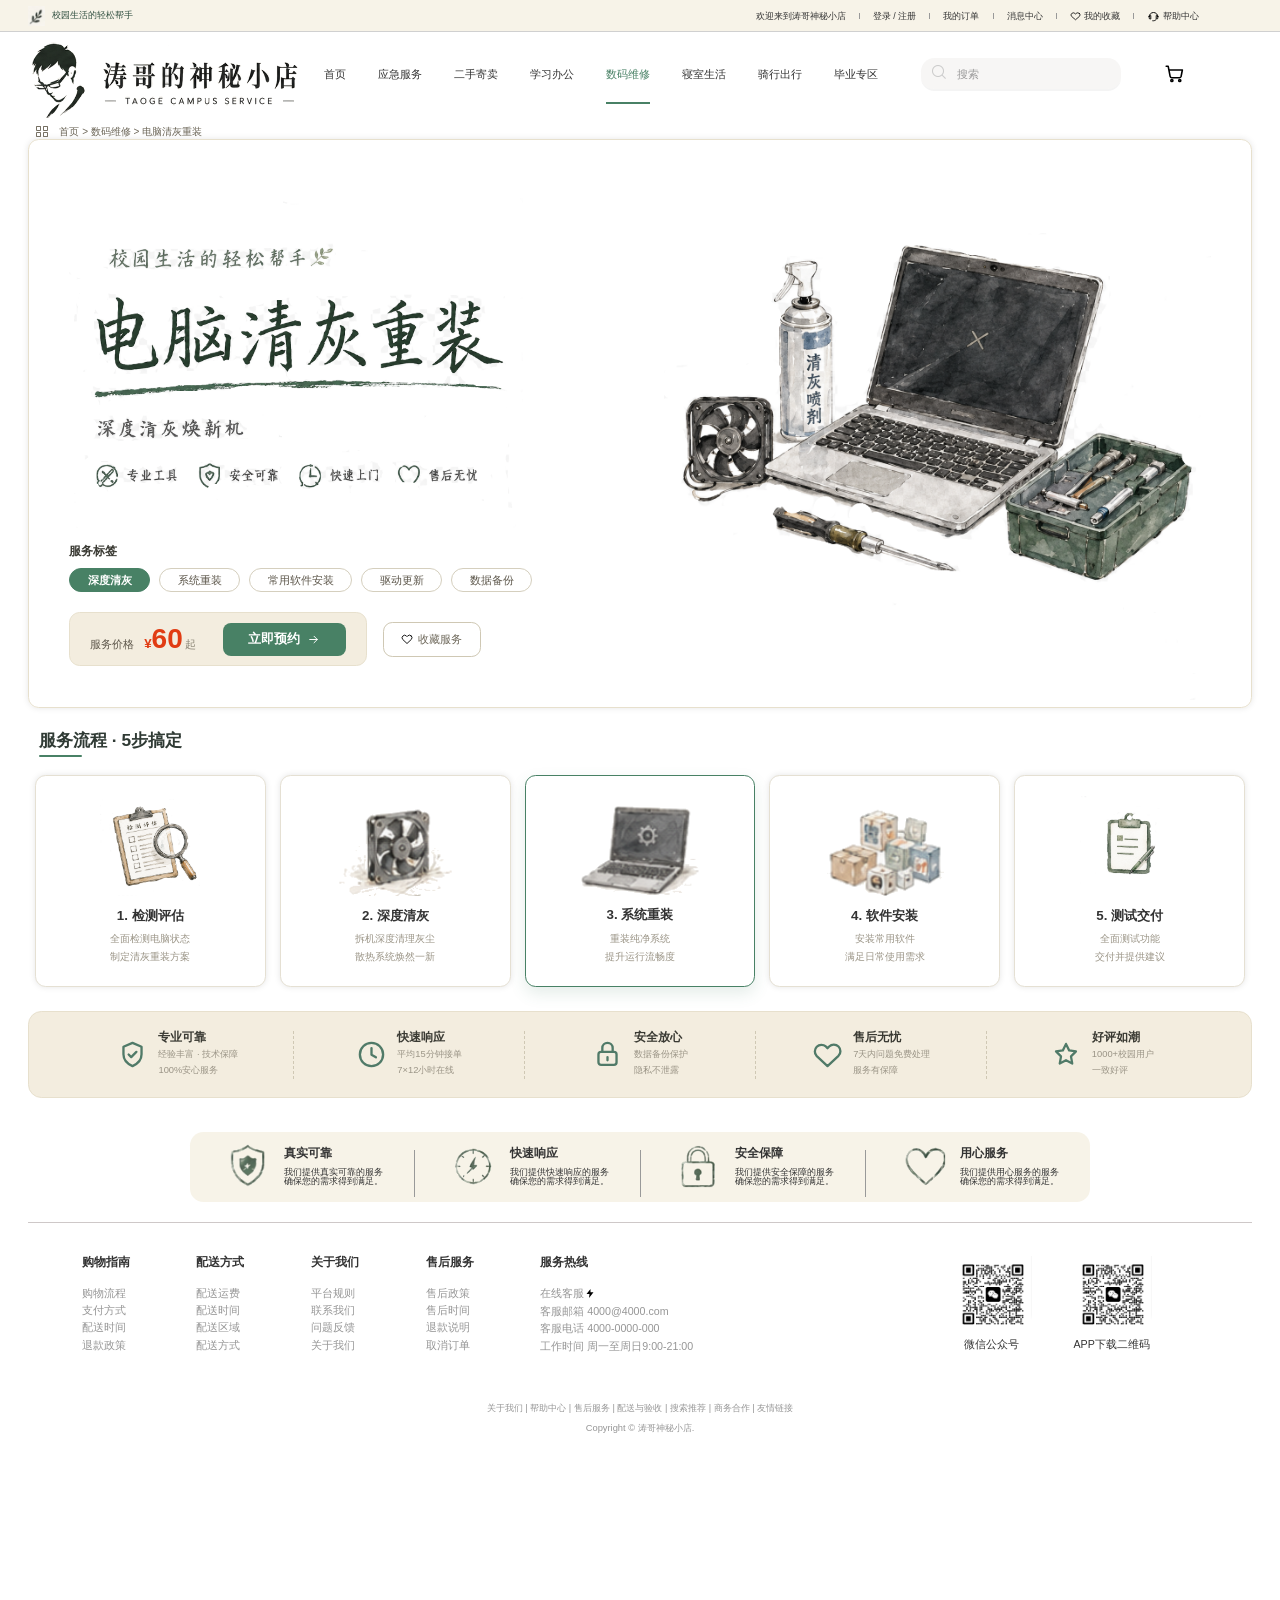
<file: 04.html>
<!DOCTYPE html>
<html lang="en">

<head>
  <meta charset="UTF-8">
  <meta name="viewport" content="width=device-width, initial-scale=1.0">
  <title>数码维修</title>
  <!-- 引入网页图标png -->
  <link rel="icon" href="image/brand/01_Logos_PNG/05_avatar_icon_circle_outline.png">
  <!-- 引入字体图标  置于css文件前-->
  <link rel="stylesheet" href="./iconfont/iconfont.css">
  <!-- 引入css文件  先引入初始化，之后公共样式，最后index-->
  <link rel="stylesheet" href="./css/base.css">
  <link rel="stylesheet" href="./css/common.css">
  <link rel="stylesheet" href="./css/04.css">
</head>

<body>
  <div class="shortcut">
    <div class="w">
      <img src="image/index/666.png" alt="" width="25">
      <p>校园生活的轻松帮手</p>
      <ul>
        <li><a href="index.html">欢迎来到涛哥神秘小店</a></li>
        <li class="line"><a href="#"></a></li>
        <li><a href="#">登录 / 注册</a></li>
        <li class="line"><a href="#"></a></li>
        <li><a href="#">我的订单</a></li>
        <li class="line"><a href="#"></a></li>
        <li><a href="#">消息中心</a></li>
        <li class="line"><a href="#"></a></li>
        <li><a href="#"><img src="image/icon/03_Icons_SVG/heart.svg" alt="" width="16"></img></a></li>
        <li><a href="#">我的收藏</a></li>
        <li class="line"><a href="#"></a></li>
        <li><a href="#"><img src="image/icon/03_Icons_SVG/customer_service.svg" alt="" width="19"></img></a></li>
        <li><a href="#">帮助中心</a></li>
      </ul>
    </div>
  </div>

  <header class="header">
    <div class="logo">
      <img src="image/brand/02_Logos_SVG/01_main_horizontal_logo.svg" alt="" width="410">
      <h1><a href="#" title="涛哥神秘小店">涛哥神秘小店</a></h1>
    </div>
    <ul class="nav">
      <li><a href="index.html">首页</a></li>
      <li><a href="01.html">应急服务</a></li>
      <li><a href="02.html">二手寄卖</a></li>
      <li><a href="03.html">学习办公</a></li>
      <li><a href="04.html">数码维修</a></li>
      <li><a href="05.html">寝室生活</a></li>
      <li><a href="06.html">骑行出行</a></li>
      <li><a href="07.html">毕业专区</a></li>
    </ul>
    <div class="search">
      <i class="iconfont icon-search"></i>
      <input type="text" placeholder="搜索">
    </div>
    <div class="car"><a href="#"><img src="image/icon/03_Icons_SVG/cart.svg" alt="" width="32"></img></a></div>
  </header>

  <entry class="entry">
    <!-- g1 面包屑 -->
    <div class="g1">
      <p> <i class="iconfont icon-modular"></i> 首页 > 数码维修 > 电脑清灰重装 </p>
    </div>

    <!-- g2 hero 主视觉 -->
    <div class="g2">
      <div class="g2-left">
        <img class="g2-title" src="image/product/80b8b1f2-5fe9-4990-8a43-8a0fe19b25f0.png" alt="电脑清灰重装">
        <div class="g2-tags">
          <p class="tl">服务标签</p>
          <ul class="chips">
            <li class="on">深度清灰</li>
            <li>系统重装</li>
            <li>常用软件安装</li>
            <li>驱动更新</li>
            <li>数据备份</li>
          </ul>
        </div>
        <div class="g2-book">
          <div class="g2-pricebar">
            <p class="price">服务价格 <span class="rmb">¥</span><span class="n">60</span><span class="qi">起</span></p>
            <div class="order js-qr-trigger">立即预约 <img src="image/icon/03_Icons_SVG/arrow_forward.svg" alt=""
                width="20"></div>
          </div>
          <div class="fav"><img src="image/icon/03_Icons_SVG/heart.svg" alt="" width="18">收藏服务</div>
        </div>
      </div>
      <div class="g2-right">
        <img src="image/product/img-037.png" alt="清灰装备">
      </div>
    </div>

    <!-- g3 服务流程 -->
    <div class="g3">
      <h3 class="g3-title">服务流程 · 5步搞定</h3>
      <ul class="g3-list">
        <li class="g3-card">
          <div class="pic"><img src="image/product/img-032.png" alt="检测评估"></div>
          <h4>1. 检测评估</h4>
          <p>全面检测电脑状态<br>制定清灰重装方案</p>
        </li>
        <li class="g3-card">
          <div class="pic"><img src="image/product/02_computer_fan_cleaning.png" alt="深度清灰"></div>
          <h4>2. 深度清灰</h4>
          <p>拆机深度清理灰尘<br>散热系统焕然一新</p>
        </li>
        <li class="g3-card on">
          <div class="pic"><img src="image/product/03_computer_system_laptop.png" alt="系统重装"></div>
          <h4>3. 系统重装</h4>
          <p>重装纯净系统<br>提升运行流畅度</p>
        </li>
        <li class="g3-card">
          <div class="pic"><img src="image/product/04_computer_software_boxes.png" alt="软件安装"></div>
          <h4>4. 软件安装</h4>
          <p>安装常用软件<br>满足日常使用需求</p>
        </li>
        <li class="g3-card">
          <div class="pic"><img src="image/product/img-033.png" alt="测试交付"></div>
          <h4>5. 测试交付</h4>
          <p>全面测试功能<br>交付并提供建议</p>
        </li>
      </ul>
    </div>

    <!-- g4 服务保障 -->
    <div class="g4">
      <ul class="g4-list">
        <li class="g4-item">
          <img src="image/icon/03_Icons_SVG/shield.svg" alt="" width="46">
          <div class="txt">
            <h4>专业可靠</h4>
            <p>经验丰富 · 技术保障<br>100%安心服务</p>
          </div>
        </li>
        <li class="g4-item">
          <img src="image/icon/03_Icons_SVG/clock.svg" alt="" width="46">
          <div class="txt">
            <h4>快速响应</h4>
            <p>平均15分钟接单<br>7×12小时在线</p>
          </div>
        </li>
        <li class="g4-item">
          <img src="image/icon/03_Icons_SVG/lock.svg" alt="" width="46">
          <div class="txt">
            <h4>安全放心</h4>
            <p>数据备份保护<br>隐私不泄露</p>
          </div>
        </li>
        <li class="g4-item">
          <img src="image/icon/03_Icons_SVG/heart.svg" alt="" width="46">
          <div class="txt">
            <h4>售后无忧</h4>
            <p>7天内问题免费处理<br>服务有保障</p>
          </div>
        </li>
        <li class="g4-item">
          <img src="image/icon/03_Icons_SVG/favorite.svg" alt="" width="46">
          <div class="txt">
            <h4>好评如潮</h4>
            <p>1000+校园用户<br>一致好评</p>
          </div>
        </li>
      </ul>
    </div>
  </entry>





  <footer class="footer">
    <div class="wf">
      <div class="slogan">
        <ul>
          <li>
            <img src="image/index/00_user_example_footer_shield.png" alt="" width="80">
            <p><span class="first-line">真实可靠</span><br>我们提供真实可靠的服务<br>确保您的需求得到满足。</p>
          </li>
          <li class="line"><a href="#"></a></li>
          <li>
            <img src="image/index/05_footer_clock_icon.png" alt="" width="80">
            <p><span class="first-line">快速响应</span><br>我们提供快速响应的服务<br>确保您的需求得到满足。</p>
          </li>
          <li class="line"><a href="#"></a></li>
          <li>
            <img src="image/index/05_footer_lock_icon.png" alt="" width="80">
            <p><span class="first-line">安全保障</span><br>我们提供安全保障的服务<br>确保您的需求得到满足。</p>
          </li>
          <li class="line"><a href="#"></a></li>
          <li>
            <img src="image/index/05_footer_heart_icon.png" alt="" width="80">
            <p><span class="first-line">用心服务</span><br>我们提供用心服务的服务<br>确保您的需求得到满足。</p>
          </li>
        </ul>
      </div>
      <div class="line"></div>
      <div class="service">
        <div class="service-left">
          <dl>
            <dt>购物指南</dt>
            <dd><a href="#">购物流程</a></dd>
            <dd><a href="#">支付方式</a></dd>
            <dd><a href="#">配送时间</a></dd>
            <dd><a href="#">退款政策</a></dd>
          </dl>
          <dl>
            <dt>配送方式</dt>
            <dd><a href="#">配送运费</a></dd>
            <dd><a href="#">配送时间</a></dd>
            <dd><a href="#">配送区域</a></dd>
            <dd><a href="#">配送方式</a></dd>
          </dl>
          <dl>
            <dt>关于我们</dt>
            <dd><a href="#">平台规则</a></dd>
            <dd><a href="#">联系我们</a></dd>
            <dd><a href="#">问题反馈</a></dd>
            <dd><a href="#">关于我们</a></dd>
          </dl>
          <dl>
            <dt>售后服务</dt>
            <dd><a href="#">售后政策</a></dd>
            <dd><a href="#">售后时间</a></dd>
            <dd><a href="#">退款说明</a></dd>
            <dd><a href="#">取消订单</a></dd>
          </dl>
          <dl>
            <dt>服务热线</dt>
            <dd><a href="#">在线客服</a><img src="image/icon/03_Icons_SVG/lightning.svg" alt="" width="17"></img></dd>
            <dd><a href="#">客服邮箱 4000@4000.com</a></dd>
            <dd><a href="#">客服电话 4000-0000-000</a></dd>
            <dd><a href="#">工作时间 周一至周日9:00-21:00</a></dd>
          </dl>
        </div>
        <div class="service-right">
          <ul>
            <li>
              <img src="image/all/6f5dbecfe97affdfdf0f0945394a7c8b.jpg" alt="" width="120">
              <p>微信公众号</p>
            </li>
            <li>
              <img src="image/all/6f5dbecfe97affdfdf0f0945394a7c8b.jpg" alt="" width="120">
              <p>APP下载二维码</p>
            </li>
          </ul>
        </div>
      </div>
      <div class="copyright">
        <p><a href="#">关于我们</a>
          | <a href="#">帮助中心</a>
          | <a href="#">售后服务</a>
          | <a href="#">配送与验收</a>
          | <a href="#">搜索推荐</a>
          | <a href="#">商务合作</a>
          | <a href="#">友情链接</a></p>
        <p>Copyright © 涛哥神秘小店. </p>
      </div>
    </div>
  </footer>
  <script src="./js/auth-modal.js"></script>
</body>

</html>
</file>
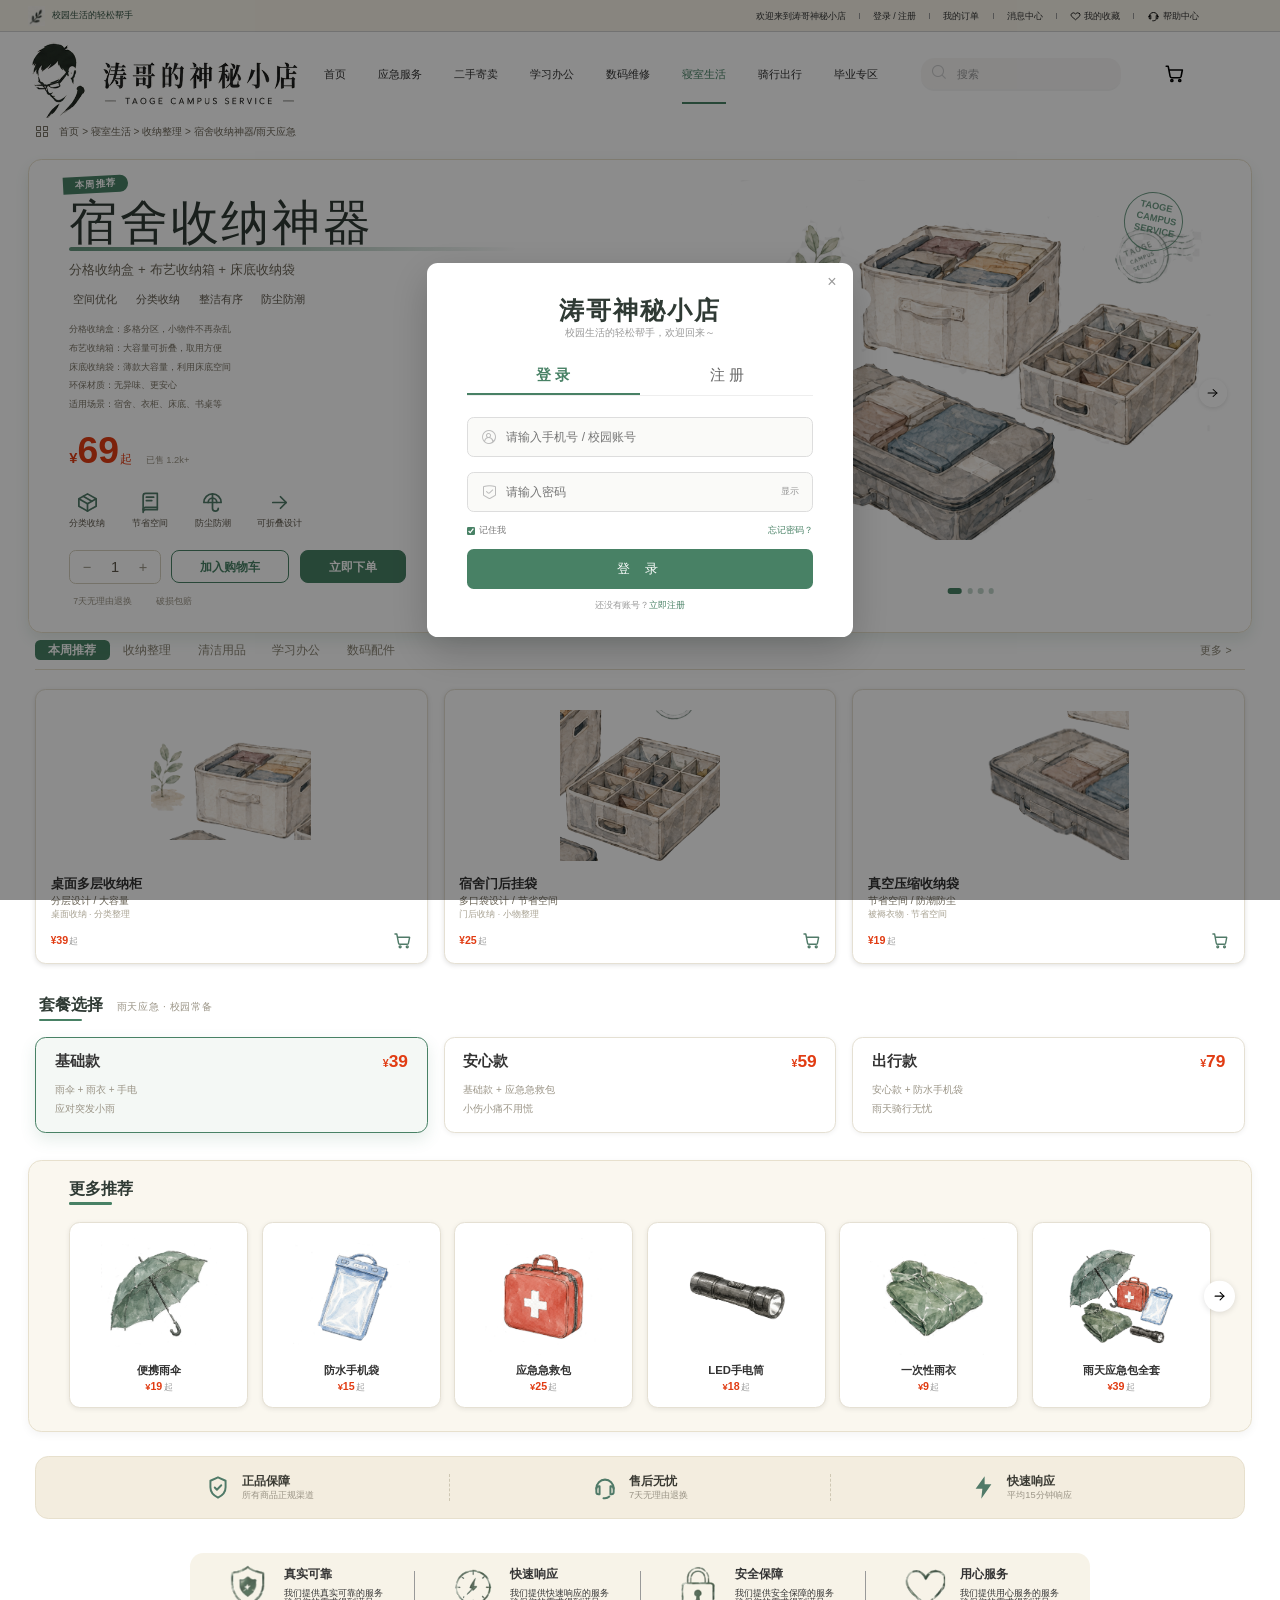
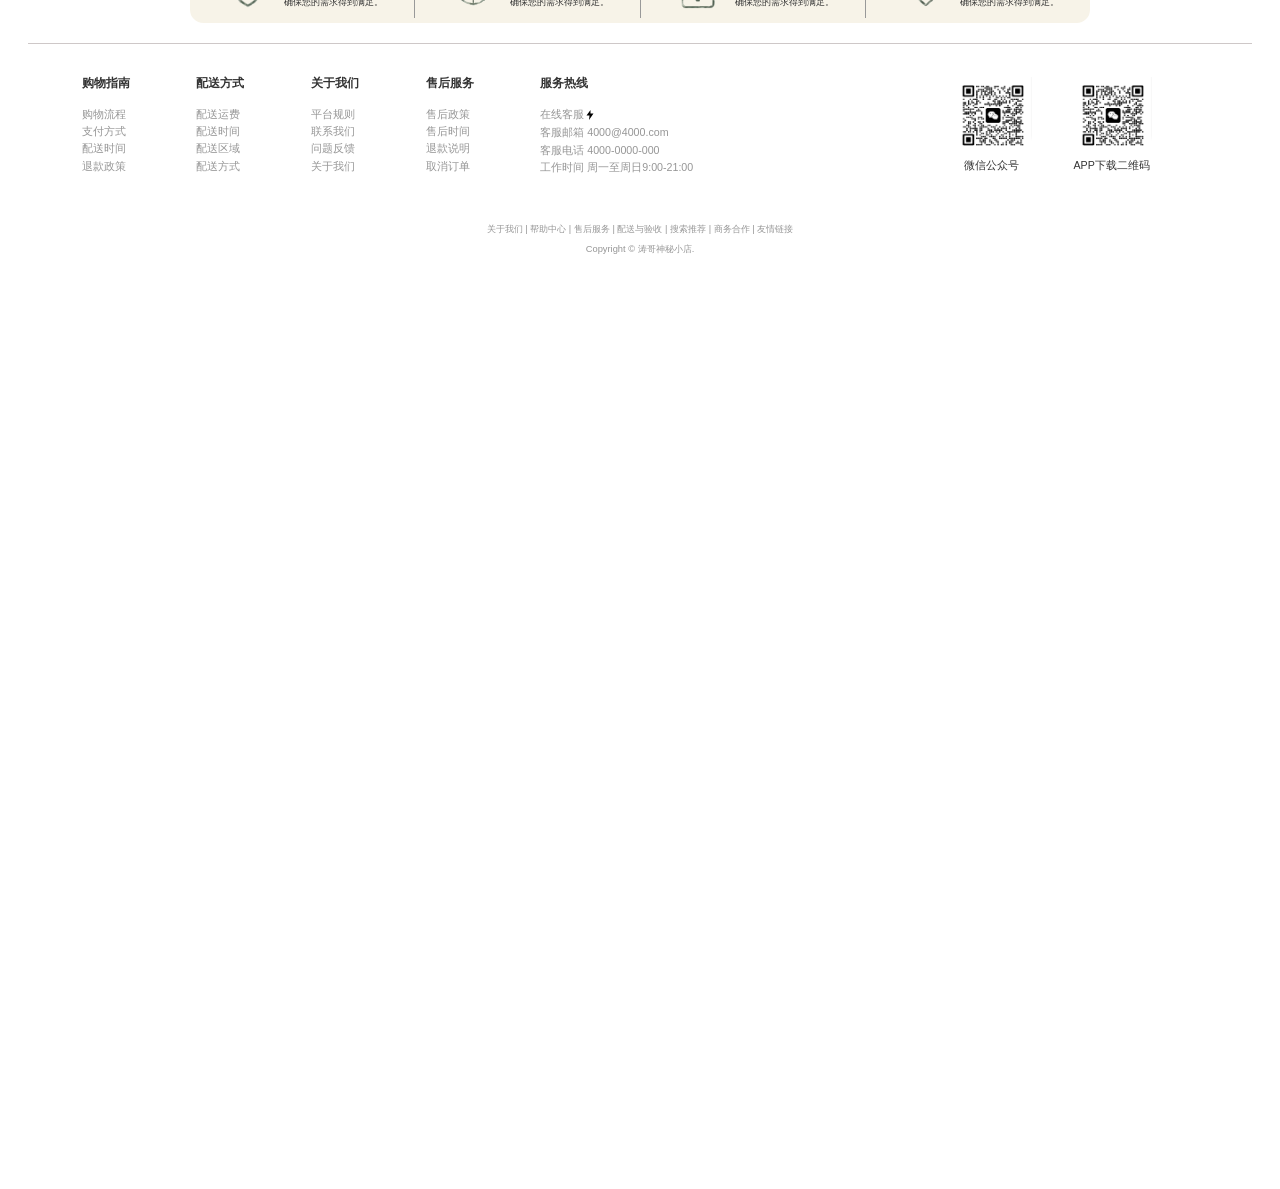
<file: 05.html>
<!DOCTYPE html>
<html lang="en">

<head>
  <meta charset="UTF-8">
  <meta name="viewport" content="width=device-width, initial-scale=1.0">
  <title>寝室生活</title>
  <link rel="icon" href="image/brand/01_Logos_PNG/05_avatar_icon_circle_outline.png">
  <link rel="stylesheet" href="./iconfont/iconfont.css">
  <link rel="stylesheet" href="./css/base.css">
  <link rel="stylesheet" href="./css/common.css">
  <link rel="stylesheet" href="./css/05.css">
</head>

<body>
  <div class="shortcut">
    <div class="w">
      <img src="image/index/666.png" alt="" width="25">
      <p>校园生活的轻松帮手</p>
      <ul>
        <li><a href="index.html">欢迎来到涛哥神秘小店</a></li>
        <li class="line"><a href="#"></a></li>
        <li><a href="#">登录 / 注册</a></li>
        <li class="line"><a href="#"></a></li>
        <li><a href="#">我的订单</a></li>
        <li class="line"><a href="#"></a></li>
        <li><a href="#">消息中心</a></li>
        <li class="line"><a href="#"></a></li>
        <li><a href="#"><img src="image/icon/03_Icons_SVG/heart.svg" alt="" width="16"></img></a></li>
        <li><a href="#">我的收藏</a></li>
        <li class="line"><a href="#"></a></li>
        <li><a href="#"><img src="image/icon/03_Icons_SVG/customer_service.svg" alt="" width="19"></img></a></li>
        <li><a href="#">帮助中心</a></li>
      </ul>
    </div>
  </div>

  <header class="header">
    <div class="logo">
      <img src="image/brand/02_Logos_SVG/01_main_horizontal_logo.svg" alt="" width="410">
      <h1><a href="#" title="涛哥神秘小店">涛哥神秘小店</a></h1>
    </div>
    <ul class="nav">
      <li><a href="index.html">首页</a></li>
      <li><a href="01.html">应急服务</a></li>
      <li><a href="02.html">二手寄卖</a></li>
      <li><a href="03.html">学习办公</a></li>
      <li><a href="04.html">数码维修</a></li>
      <li><a href="05.html">寝室生活</a></li>
      <li><a href="06.html">骑行出行</a></li>
      <li><a href="07.html">毕业专区</a></li>
    </ul>
    <div class="search">
      <i class="iconfont icon-search"></i>
      <input type="text" placeholder="搜索">
    </div>
    <div class="car"><a href="#"><img src="image/icon/03_Icons_SVG/cart.svg" alt="" width="32"></img></a></div>
  </header>

  <entry class="entry">
    <!-- g1 面包屑 -->
    <div class="g1">
      <p> <i class="iconfont icon-modular"></i> 首页 > 寝室生活 > 收纳整理 > 宿舍收纳神器/雨天应急 </p>
    </div>

    <!-- g2 商品主视觉 -->
    <div class="g2">
      <div class="g2-left">
        <!-- 左侧小标签 -->
        <p class="g2-side-label">本周推荐</p>

        <!-- 主标题 -->
        <h1 class="g2-title">宿舍收纳神器</h1>
        <p class="g2-sub">分格收纳盒 + 布艺收纳箱 + 床底收纳袋</p>

        <!-- 功能标签 -->
        <ul class="g2-feat">
          <li><i class="iconfont icon-check"></i> 空间优化</li>
          <li><i class="iconfont icon-check"></i> 分类收纳</li>
          <li><i class="iconfont icon-check"></i> 整洁有序</li>
          <li><i class="iconfont icon-check"></i> 防尘防潮</li>
        </ul>

        <!-- 描述 -->
        <ul class="g2-desc">
          <li>分格收纳盒：多格分区，小物件不再杂乱</li>
          <li>布艺收纳箱：大容量可折叠，取用方便</li>
          <li>床底收纳袋：薄款大容量，利用床底空间</li>
          <li>环保材质：无异味、更安心</li>
          <li>适用场景：宿舍、衣柜、床底、书桌等</li>
        </ul>

        <!-- 价格 + 销量 -->
        <div class="g2-price-row">
          <div class="price">
            <span class="rmb">¥</span><span class="n">69</span><span class="qi">起</span>
          </div>
          <p class="sold">已售 1.2k+</p>
        </div>

        <!-- 功能图标条 -->
        <ul class="g2-tags">
          <li><img src="image/icon/03_Icons_SVG/box.svg" alt="" width="34"><span>分类收纳</span></li>
          <li><img src="image/icon/03_Icons_SVG/book.svg" alt="" width="34"><span>节省空间</span></li>
          <li><img src="image/icon/03_Icons_SVG/umbrella.svg" alt="" width="34"><span>防尘防潮</span></li>
          <li><img src="image/icon/03_Icons_SVG/arrow_forward.svg" alt="" width="34"><span>可折叠设计</span></li>
        </ul>

        <!-- 数量 + 按钮 -->
        <div class="g2-action">
          <div class="qty">
            <span class="minus">−</span>
            <span class="num">1</span>
            <span class="plus">+</span>
          </div>
          <div class="btn cart js-qr-trigger">加入购物车</div>
          <div class="btn buy js-qr-trigger">立即下单</div>
        </div>

        <!-- 保障 -->
        <div class="g2-baozhang">
          <p><i class="iconfont icon-check"></i> 7天无理由退换</p>
          <p><i class="iconfont icon-check"></i> 破损包赔</p>
        </div>
      </div>

      <!-- 右侧主图 -->
      <div class="g2-right">
        <img src="image/product/img-004.png" alt="宿舍收纳神器">
        <span class="stamp">TAOGE<br>CAMPUS<br>SERVICE</span>
        <!-- 轮播点 -->
        <div class="dots">
          <i class="on"></i><i></i><i></i><i></i>
        </div>
        <!-- 左右箭头 -->
        <div class="arr-l"><img src="image/icon/03_Icons_SVG/arrow_back.svg" alt="" width="22"></div>
        <div class="arr-r"><img src="image/icon/03_Icons_SVG/arrow_forward.svg" alt="" width="22"></div>
      </div>
    </div>

    <!-- g3 推荐商品 -->
    <div class="g3">
      <ul class="g3-tabs">
        <li class="on">本周推荐</li>
        <li>收纳整理</li>
        <li>清洁用品</li>
        <li>学习办公</li>
        <li>数码配件</li>
        <li class="more">更多 ></li>
      </ul>

      <ul class="g3-list">
        <li class="g3-card">
          <div class="pic"><img src="image/product/img-006.png" alt="桌面多层收纳柜"></div>
          <h4>桌面多层收纳柜</h4>
          <p>分层设计 / 大容量</p>
          <p class="sub">桌面收纳 · 分类整理</p>
          <div class="bottom">
            <span class="price"><span class="rmb">¥</span>39<span class="qi">起</span></span>
            <img class="cart" src="image/icon/03_Icons_SVG/cart.svg" alt="" width="28">
          </div>
        </li>
        <li class="g3-card">
          <div class="pic"><img src="image/product/img-008.png" alt="宿舍门后挂袋"></div>
          <h4>宿舍门后挂袋</h4>
          <p>多口袋设计 / 节省空间</p>
          <p class="sub">门后收纳 · 小物整理</p>
          <div class="bottom">
            <span class="price"><span class="rmb">¥</span>25<span class="qi">起</span></span>
            <img class="cart" src="image/icon/03_Icons_SVG/cart.svg" alt="" width="28">
          </div>
        </li>
        <li class="g3-card">
          <div class="pic"><img src="image/product/img-005.png" alt="真空压缩收纳袋"></div>
          <h4>真空压缩收纳袋</h4>
          <p>节省空间 / 防潮防尘</p>
          <p class="sub">被褥衣物 · 节省空间</p>
          <div class="bottom">
            <span class="price"><span class="rmb">¥</span>19<span class="qi">起</span></span>
            <img class="cart" src="image/icon/03_Icons_SVG/cart.svg" alt="" width="28">
          </div>
        </li>
      </ul>
    </div>

    <!-- g4 套餐选择 -->
    <div class="g4" id="rain-plan">
      <h3 class="g4-title">套餐选择 <span>雨天应急 · 校园常备</span></h3>
      <ul class="g4-list">
        <li class="g4-plan on">
          <div class="ph">
            <p class="pn">基础款</p>
            <p class="pp"><span class="rmb">¥</span>39</p>
          </div>
          <p class="pd">雨伞 + 雨衣 + 手电<br>应对突发小雨</p>
        </li>
        <li class="g4-plan">
          <div class="ph">
            <p class="pn">安心款</p>
            <p class="pp"><span class="rmb">¥</span>59</p>
          </div>
          <p class="pd">基础款 + 应急急救包<br>小伤小痛不用慌</p>
        </li>
        <li class="g4-plan">
          <div class="ph">
            <p class="pn">出行款</p>
            <p class="pp"><span class="rmb">¥</span>79</p>
          </div>
          <p class="pd">安心款 + 防水手机袋<br>雨天骑行无忧</p>
        </li>
      </ul>
    </div>

    <!-- g5 更多推荐 -->
    <div class="g5">
      <h3 class="g5-title">更多推荐</h3>
      <ul class="g5-list">
        <li class="g5-card">
          <div class="pic"><img src="image/product/bf39795f-9b92-4a0f-abc1-f1d45e3c9b7b.png" alt="便携雨伞"></div>
          <p class="nm">便携雨伞</p>
          <p class="pr"><span class="rmb">¥</span>19<span class="qi">起</span></p>
        </li>
        <li class="g5-card">
          <div class="pic"><img src="image/product/0f49178c-faaf-4ff7-a1d9-f861995d58ad.png" alt="防水手机袋"></div>
          <p class="nm">防水手机袋</p>
          <p class="pr"><span class="rmb">¥</span>15<span class="qi">起</span></p>
        </li>
        <li class="g5-card">
          <div class="pic"><img src="image/product/d2bb66db-b0d6-441f-a1a3-d090dd4770c9.png" alt="应急急救包"></div>
          <p class="nm">应急急救包</p>
          <p class="pr"><span class="rmb">¥</span>25<span class="qi">起</span></p>
        </li>
        <li class="g5-card">
          <div class="pic"><img src="image/product/9d78d921-79e6-44f5-b830-7f68217ea255.png" alt="LED手电筒"></div>
          <p class="nm">LED手电筒</p>
          <p class="pr"><span class="rmb">¥</span>18<span class="qi">起</span></p>
        </li>
        <li class="g5-card">
          <div class="pic"><img src="image/product/54735f1d-258e-46f2-a950-61becf840341.png" alt="一次性雨衣"></div>
          <p class="nm">一次性雨衣</p>
          <p class="pr"><span class="rmb">¥</span>9<span class="qi">起</span></p>
        </li>
        <li class="g5-card">
          <div class="pic"><img src="image/product/a06949ac-4da6-45c8-8192-1f3d0655c65f.png" alt="雨天应急包全套"></div>
          <p class="nm">雨天应急包全套</p>
          <p class="pr"><span class="rmb">¥</span>39<span class="qi">起</span></p>
        </li>
      </ul>
      <div class="g5-more"><img src="image/icon/03_Icons_SVG/arrow_forward.svg" alt=""></div>
    </div>

    <!-- g6 服务保障 -->
    <div class="g6">
      <ul class="g6-list">
        <li class="g6-item">
          <img src="image/icon/03_Icons_SVG/shield.svg" alt="" width="40">
          <div class="txt">
            <h4>正品保障</h4>
            <p>所有商品正规渠道</p>
          </div>
        </li>
        <li class="g6-item">
          <img src="image/icon/03_Icons_SVG/customer_service.svg" alt="" width="40">
          <div class="txt">
            <h4>售后无忧</h4>
            <p>7天无理由退换</p>
          </div>
        </li>
        <li class="g6-item">
          <img src="image/icon/03_Icons_SVG/lightning.svg" alt="" width="40">
          <div class="txt">
            <h4>快速响应</h4>
            <p>平均15分钟响应</p>
          </div>
        </li>
      </ul>
    </div>
  </entry>

  <footer class="footer">
    <div class="wf">
      <div class="slogan">
        <ul>
          <li>
            <img src="image/index/00_user_example_footer_shield.png" alt="" width="80">
            <p><span class="first-line">真实可靠</span><br>我们提供真实可靠的服务<br>确保您的需求得到满足。</p>
          </li>
          <li class="line"><a href="#"></a></li>
          <li>
            <img src="image/index/05_footer_clock_icon.png" alt="" width="80">
            <p><span class="first-line">快速响应</span><br>我们提供快速响应的服务<br>确保您的需求得到满足。</p>
          </li>
          <li class="line"><a href="#"></a></li>
          <li>
            <img src="image/index/05_footer_lock_icon.png" alt="" width="80">
            <p><span class="first-line">安全保障</span><br>我们提供安全保障的服务<br>确保您的需求得到满足。</p>
          </li>
          <li class="line"><a href="#"></a></li>
          <li>
            <img src="image/index/05_footer_heart_icon.png" alt="" width="80">
            <p><span class="first-line">用心服务</span><br>我们提供用心服务的服务<br>确保您的需求得到满足。</p>
          </li>
        </ul>
      </div>
      <div class="line"></div>
      <div class="service">
        <div class="service-left">
          <dl>
            <dt>购物指南</dt>
            <dd><a href="#">购物流程</a></dd>
            <dd><a href="#">支付方式</a></dd>
            <dd><a href="#">配送时间</a></dd>
            <dd><a href="#">退款政策</a></dd>
          </dl>
          <dl>
            <dt>配送方式</dt>
            <dd><a href="#">配送运费</a></dd>
            <dd><a href="#">配送时间</a></dd>
            <dd><a href="#">配送区域</a></dd>
            <dd><a href="#">配送方式</a></dd>
          </dl>
          <dl>
            <dt>关于我们</dt>
            <dd><a href="#">平台规则</a></dd>
            <dd><a href="#">联系我们</a></dd>
            <dd><a href="#">问题反馈</a></dd>
            <dd><a href="#">关于我们</a></dd>
          </dl>
          <dl>
            <dt>售后服务</dt>
            <dd><a href="#">售后政策</a></dd>
            <dd><a href="#">售后时间</a></dd>
            <dd><a href="#">退款说明</a></dd>
            <dd><a href="#">取消订单</a></dd>
          </dl>
          <dl>
            <dt>服务热线</dt>
            <dd><a href="#">在线客服</a><img src="image/icon/03_Icons_SVG/lightning.svg" alt="" width="17"></img></dd>
            <dd><a href="#">客服邮箱 4000@4000.com</a></dd>
            <dd><a href="#">客服电话 4000-0000-000</a></dd>
            <dd><a href="#">工作时间 周一至周日9:00-21:00</a></dd>
          </dl>
        </div>
        <div class="service-right">
          <ul>
            <li>
              <img src="image/all/6f5dbecfe97affdfdf0f0945394a7c8b.jpg" alt="" width="120">
              <p>微信公众号</p>
            </li>
            <li>
              <img src="image/all/6f5dbecfe97affdfdf0f0945394a7c8b.jpg" alt="" width="120">
              <p>APP下载二维码</p>
            </li>
          </ul>
        </div>
      </div>
      <div class="copyright">
        <p><a href="#">关于我们</a>
          | <a href="#">帮助中心</a>
          | <a href="#">售后服务</a>
          | <a href="#">配送与验收</a>
          | <a href="#">搜索推荐</a>
          | <a href="#">商务合作</a>
          | <a href="#">友情链接</a></p>
        <p>Copyright © 涛哥神秘小店. </p>
      </div>
    </div>
  </footer>
  <script src="./js/auth-modal.js"></script>
</body>

</html>
</file>
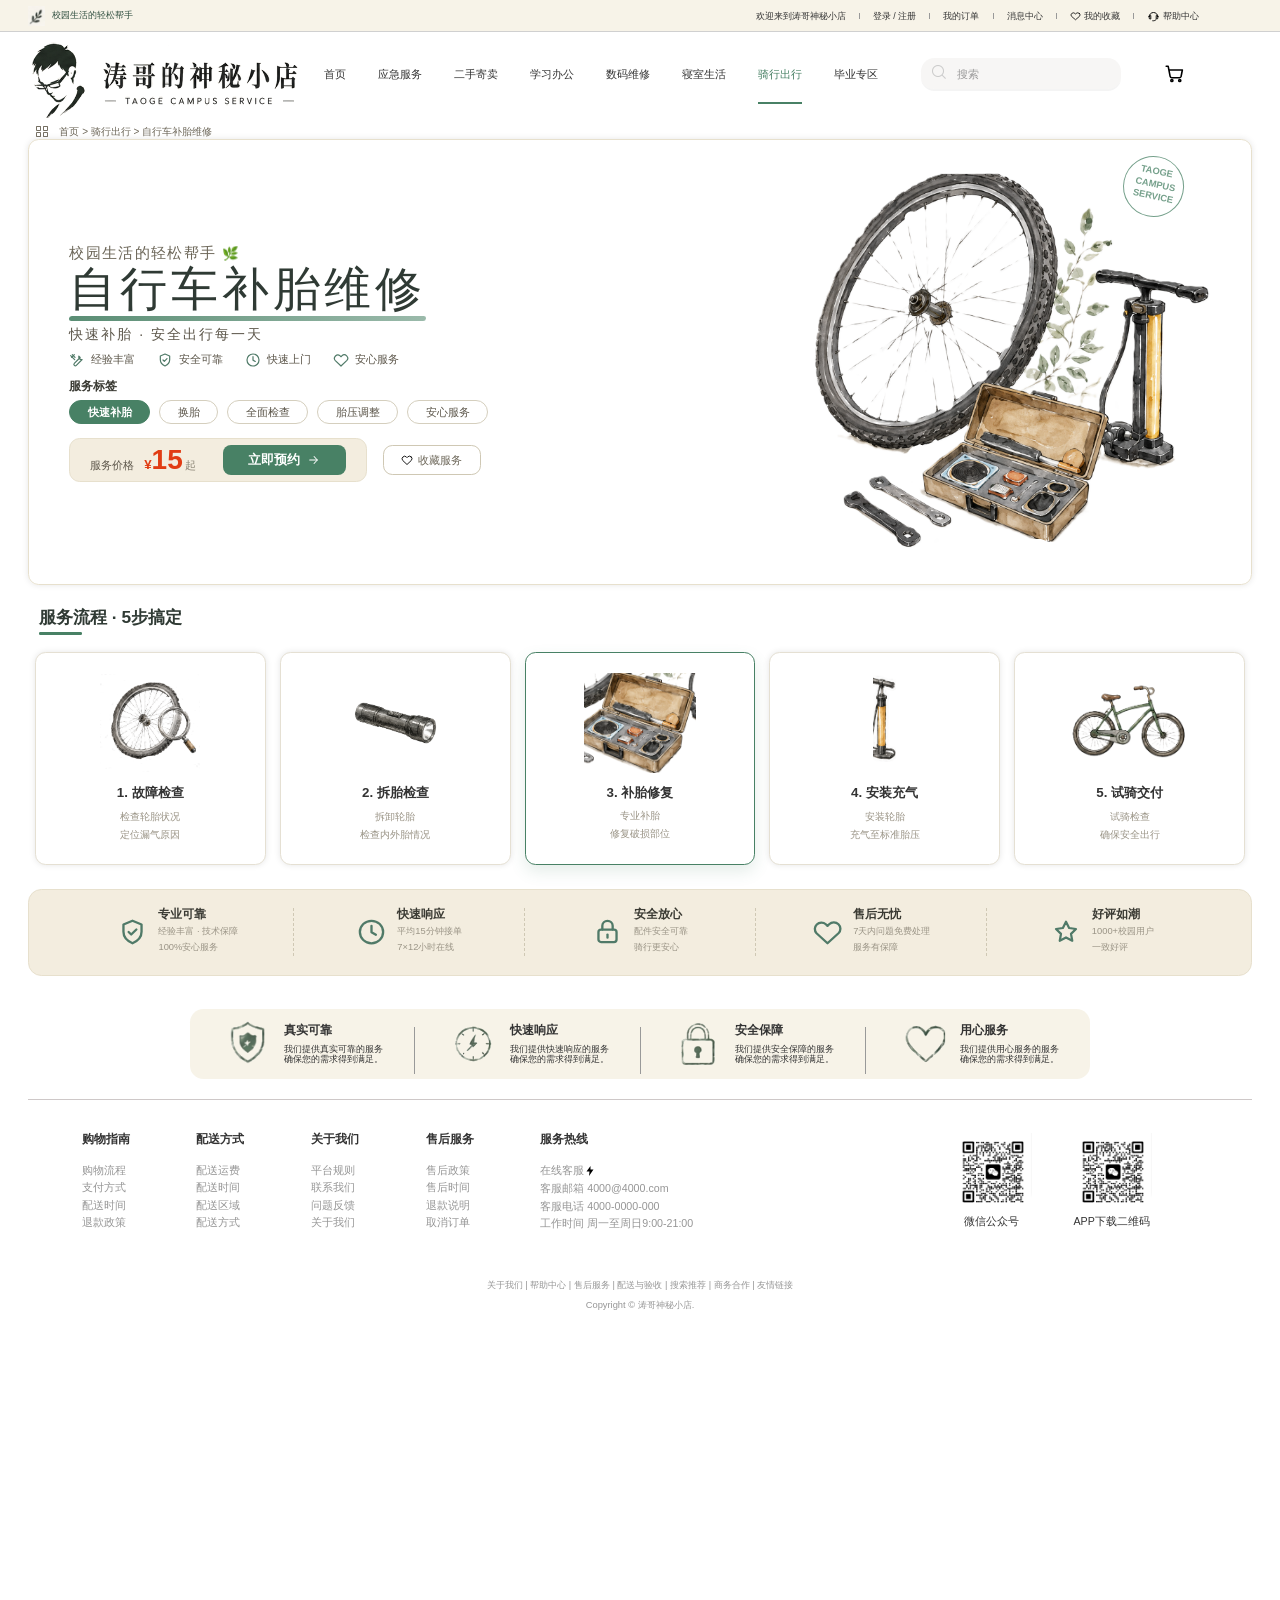
<file: 06.html>
<!DOCTYPE html>
<html lang="en">

<head>
  <meta charset="UTF-8">
  <meta name="viewport" content="width=device-width, initial-scale=1.0">
  <title>骑行出行</title>
  <!-- 引入网页图标png -->
  <link rel="icon" href="image/brand/01_Logos_PNG/05_avatar_icon_circle_outline.png">
  <!-- 引入字体图标  置于css文件前-->
  <link rel="stylesheet" href="./iconfont/iconfont.css">
  <!-- 引入css文件  先引入初始化，之后公共样式，最后index-->
  <link rel="stylesheet" href="./css/base.css">
  <link rel="stylesheet" href="./css/common.css">
  <link rel="stylesheet" href="./css/06.css">
</head>

<body>
  <div class="shortcut">
    <div class="w">
      <img src="image/index/666.png" alt="" width="25">
      <p>校园生活的轻松帮手</p>
      <ul>
        <li><a href="index.html">欢迎来到涛哥神秘小店</a></li>
        <li class="line"><a href="#"></a></li>
        <li><a href="#">登录 / 注册</a></li>
        <li class="line"><a href="#"></a></li>
        <li><a href="#">我的订单</a></li>
        <li class="line"><a href="#"></a></li>
        <li><a href="#">消息中心</a></li>
        <li class="line"><a href="#"></a></li>
        <li><a href="#"><img src="image/icon/03_Icons_SVG/heart.svg" alt="" width="16"></img></a></li>
        <li><a href="#">我的收藏</a></li>
        <li class="line"><a href="#"></a></li>
        <li><a href="#"><img src="image/icon/03_Icons_SVG/customer_service.svg" alt="" width="19"></img></a></li>
        <li><a href="#">帮助中心</a></li>
      </ul>
    </div>
  </div>

  <header class="header">
    <div class="logo">
      <img src="image/brand/02_Logos_SVG/01_main_horizontal_logo.svg" alt="" width="410">
      <h1><a href="#" title="涛哥神秘小店">涛哥神秘小店</a></h1>
    </div>
    <ul class="nav">
      <li><a href="index.html">首页</a></li>
      <li><a href="01.html">应急服务</a></li>
      <li><a href="02.html">二手寄卖</a></li>
      <li><a href="03.html">学习办公</a></li>
      <li><a href="04.html">数码维修</a></li>
      <li><a href="05.html">寝室生活</a></li>
      <li><a href="06.html">骑行出行</a></li>
      <li><a href="07.html">毕业专区</a></li>
    </ul>
    <div class="search">
      <i class="iconfont icon-search"></i>
      <input type="text" placeholder="搜索">
    </div>
    <div class="car"><a href="#"><img src="image/icon/03_Icons_SVG/cart.svg" alt="" width="32"></img></a></div>
  </header>

  <entry class="entry">
    <!-- g1 面包屑 -->
    <div class="g1">
      <p> <i class="iconfont icon-modular"></i> 首页 > 骑行出行 > 自行车补胎维修 </p>
    </div>

    <!-- g2 hero 主视觉 -->
    <div class="g2">
      <div class="g2-left">
        <!-- 标题块 -->
        <p class="g2-slogan">校园生活的轻松帮手 <span class="leaf">🌿</span></p>
        <h1 class="g2-title">自行车补胎维修</h1>
        <p class="g2-sub">快速补胎 · 安全出行每一天</p>
        <ul class="g2-feat">
          <li><img src="image/icon/03_Icons_SVG/tools.svg" alt="" width="24"><span>经验丰富</span></li>
          <li><img src="image/icon/03_Icons_SVG/shield.svg" alt="" width="24"><span>安全可靠</span></li>
          <li><img src="image/icon/03_Icons_SVG/clock.svg" alt="" width="24"><span>快速上门</span></li>
          <li><img src="image/icon/03_Icons_SVG/heart.svg" alt="" width="24"><span>安心服务</span></li>
        </ul>

        <!-- 服务标签 -->
        <div class="g2-tags">
          <p class="tl">服务标签</p>
          <ul class="chips">
            <li class="on">快速补胎</li>
            <li>换胎</li>
            <li>全面检查</li>
            <li>胎压调整</li>
            <li>安心服务</li>
          </ul>
        </div>

        <!-- 价格 + 预约 -->
        <div class="g2-book">
          <div class="g2-pricebar">
            <p class="price">服务价格 <span class="rmb">¥</span><span class="n">15</span><span class="qi">起</span></p>
            <div class="order js-qr-trigger">立即预约 <img src="image/icon/03_Icons_SVG/arrow_forward.svg" alt=""
                width="20"></div>
          </div>
          <div class="fav"><img src="image/icon/03_Icons_SVG/heart.svg" alt="" width="18">收藏服务</div>
        </div>
      </div>
      <div class="g2-right">
        <img src="image/product/6c0a3942-1e95-450f-9858-ba2756d78607.png" alt="自行车补胎维修">
        <span class="stamp">TAOGE<br>CAMPUS<br>SERVICE</span>
      </div>
    </div>

    <!-- g3 服务流程 -->
    <div class="g3">
      <h3 class="g3-title">服务流程 · 5步搞定</h3>
      <ul class="g3-list">
        <li class="g3-card">
          <div class="pic"><img src="image/product/13dd8297-71d4-4a02-b4fb-2c15107644e9.png" alt="故障检查"></div>
          <h4>1. 故障检查</h4>
          <p>检查轮胎状况<br>定位漏气原因</p>
        </li>
        <li class="g3-card">
          <div class="pic"><img src="image/product/9d78d921-79e6-44f5-b830-7f68217ea255.png" alt="拆胎检查"></div>
          <h4>2. 拆胎检查</h4>
          <p>拆卸轮胎<br>检查内外胎情况</p>
        </li>
        <li class="g3-card on">
          <div class="pic"><img src="image/product/img-045.png" alt="补胎修复"></div>
          <h4>3. 补胎修复</h4>
          <p>专业补胎<br>修复破损部位</p>
        </li>
        <li class="g3-card">
          <div class="pic"><img src="image/product/img-042.png" alt="安装充气"></div>
          <h4>4. 安装充气</h4>
          <p>安装轮胎<br>充气至标准胎压</p>
        </li>
        <li class="g3-card">
          <div class="pic"><img src="image/product/10_bicycle_complete_bike.png" alt="试骑交付"></div>
          <h4>5. 试骑交付</h4>
          <p>试骑检查<br>确保安全出行</p>
        </li>
      </ul>
    </div>

    <!-- g4 服务保障 -->
    <div class="g4">
      <ul class="g4-list">
        <li class="g4-item">
          <img src="image/icon/03_Icons_SVG/shield.svg" alt="" width="46">
          <div class="txt">
            <h4>专业可靠</h4>
            <p>经验丰富 · 技术保障<br>100%安心服务</p>
          </div>
        </li>
        <li class="g4-item">
          <img src="image/icon/03_Icons_SVG/clock.svg" alt="" width="46">
          <div class="txt">
            <h4>快速响应</h4>
            <p>平均15分钟接单<br>7×12小时在线</p>
          </div>
        </li>
        <li class="g4-item">
          <img src="image/icon/03_Icons_SVG/lock.svg" alt="" width="46">
          <div class="txt">
            <h4>安全放心</h4>
            <p>配件安全可靠<br>骑行更安心</p>
          </div>
        </li>
        <li class="g4-item">
          <img src="image/icon/03_Icons_SVG/heart.svg" alt="" width="46">
          <div class="txt">
            <h4>售后无忧</h4>
            <p>7天内问题免费处理<br>服务有保障</p>
          </div>
        </li>
        <li class="g4-item">
          <img src="image/icon/03_Icons_SVG/favorite.svg" alt="" width="46">
          <div class="txt">
            <h4>好评如潮</h4>
            <p>1000+校园用户<br>一致好评</p>
          </div>
        </li>
      </ul>
    </div>
  </entry>




  <footer class="footer">
    <div class="wf">
      <div class="slogan">
        <ul>
          <li>
            <img src="image/index/00_user_example_footer_shield.png" alt="" width="80">
            <p><span class="first-line">真实可靠</span><br>我们提供真实可靠的服务<br>确保您的需求得到满足。</p>
          </li>
          <li class="line"><a href="#"></a></li>
          <li>
            <img src="image/index/05_footer_clock_icon.png" alt="" width="80">
            <p><span class="first-line">快速响应</span><br>我们提供快速响应的服务<br>确保您的需求得到满足。</p>
          </li>
          <li class="line"><a href="#"></a></li>
          <li>
            <img src="image/index/05_footer_lock_icon.png" alt="" width="80">
            <p><span class="first-line">安全保障</span><br>我们提供安全保障的服务<br>确保您的需求得到满足。</p>
          </li>
          <li class="line"><a href="#"></a></li>
          <li>
            <img src="image/index/05_footer_heart_icon.png" alt="" width="80">
            <p><span class="first-line">用心服务</span><br>我们提供用心服务的服务<br>确保您的需求得到满足。</p>
          </li>
        </ul>
      </div>
      <div class="line"></div>
      <div class="service">
        <div class="service-left">
          <dl>
            <dt>购物指南</dt>
            <dd><a href="#">购物流程</a></dd>
            <dd><a href="#">支付方式</a></dd>
            <dd><a href="#">配送时间</a></dd>
            <dd><a href="#">退款政策</a></dd>
          </dl>
          <dl>
            <dt>配送方式</dt>
            <dd><a href="#">配送运费</a></dd>
            <dd><a href="#">配送时间</a></dd>
            <dd><a href="#">配送区域</a></dd>
            <dd><a href="#">配送方式</a></dd>
          </dl>
          <dl>
            <dt>关于我们</dt>
            <dd><a href="#">平台规则</a></dd>
            <dd><a href="#">联系我们</a></dd>
            <dd><a href="#">问题反馈</a></dd>
            <dd><a href="#">关于我们</a></dd>
          </dl>
          <dl>
            <dt>售后服务</dt>
            <dd><a href="#">售后政策</a></dd>
            <dd><a href="#">售后时间</a></dd>
            <dd><a href="#">退款说明</a></dd>
            <dd><a href="#">取消订单</a></dd>
          </dl>
          <dl>
            <dt>服务热线</dt>
            <dd><a href="#">在线客服</a><img src="image/icon/03_Icons_SVG/lightning.svg" alt="" width="17"></img></dd>
            <dd><a href="#">客服邮箱 4000@4000.com</a></dd>
            <dd><a href="#">客服电话 4000-0000-000</a></dd>
            <dd><a href="#">工作时间 周一至周日9:00-21:00</a></dd>
          </dl>
        </div>
        <div class="service-right">
          <ul>
            <li>
              <img src="image/all/6f5dbecfe97affdfdf0f0945394a7c8b.jpg" alt="" width="120">
              <p>微信公众号</p>
            </li>
            <li>
              <img src="image/all/6f5dbecfe97affdfdf0f0945394a7c8b.jpg" alt="" width="120">
              <p>APP下载二维码</p>
            </li>
          </ul>
        </div>
      </div>
      <div class="copyright">
        <p><a href="#">关于我们</a>
          | <a href="#">帮助中心</a>
          | <a href="#">售后服务</a>
          | <a href="#">配送与验收</a>
          | <a href="#">搜索推荐</a>
          | <a href="#">商务合作</a>
          | <a href="#">友情链接</a></p>
        <p>Copyright © 涛哥神秘小店. </p>
      </div>
    </div>
  </footer>
  <script src="./js/auth-modal.js"></script>
</body>

</html>
</file>
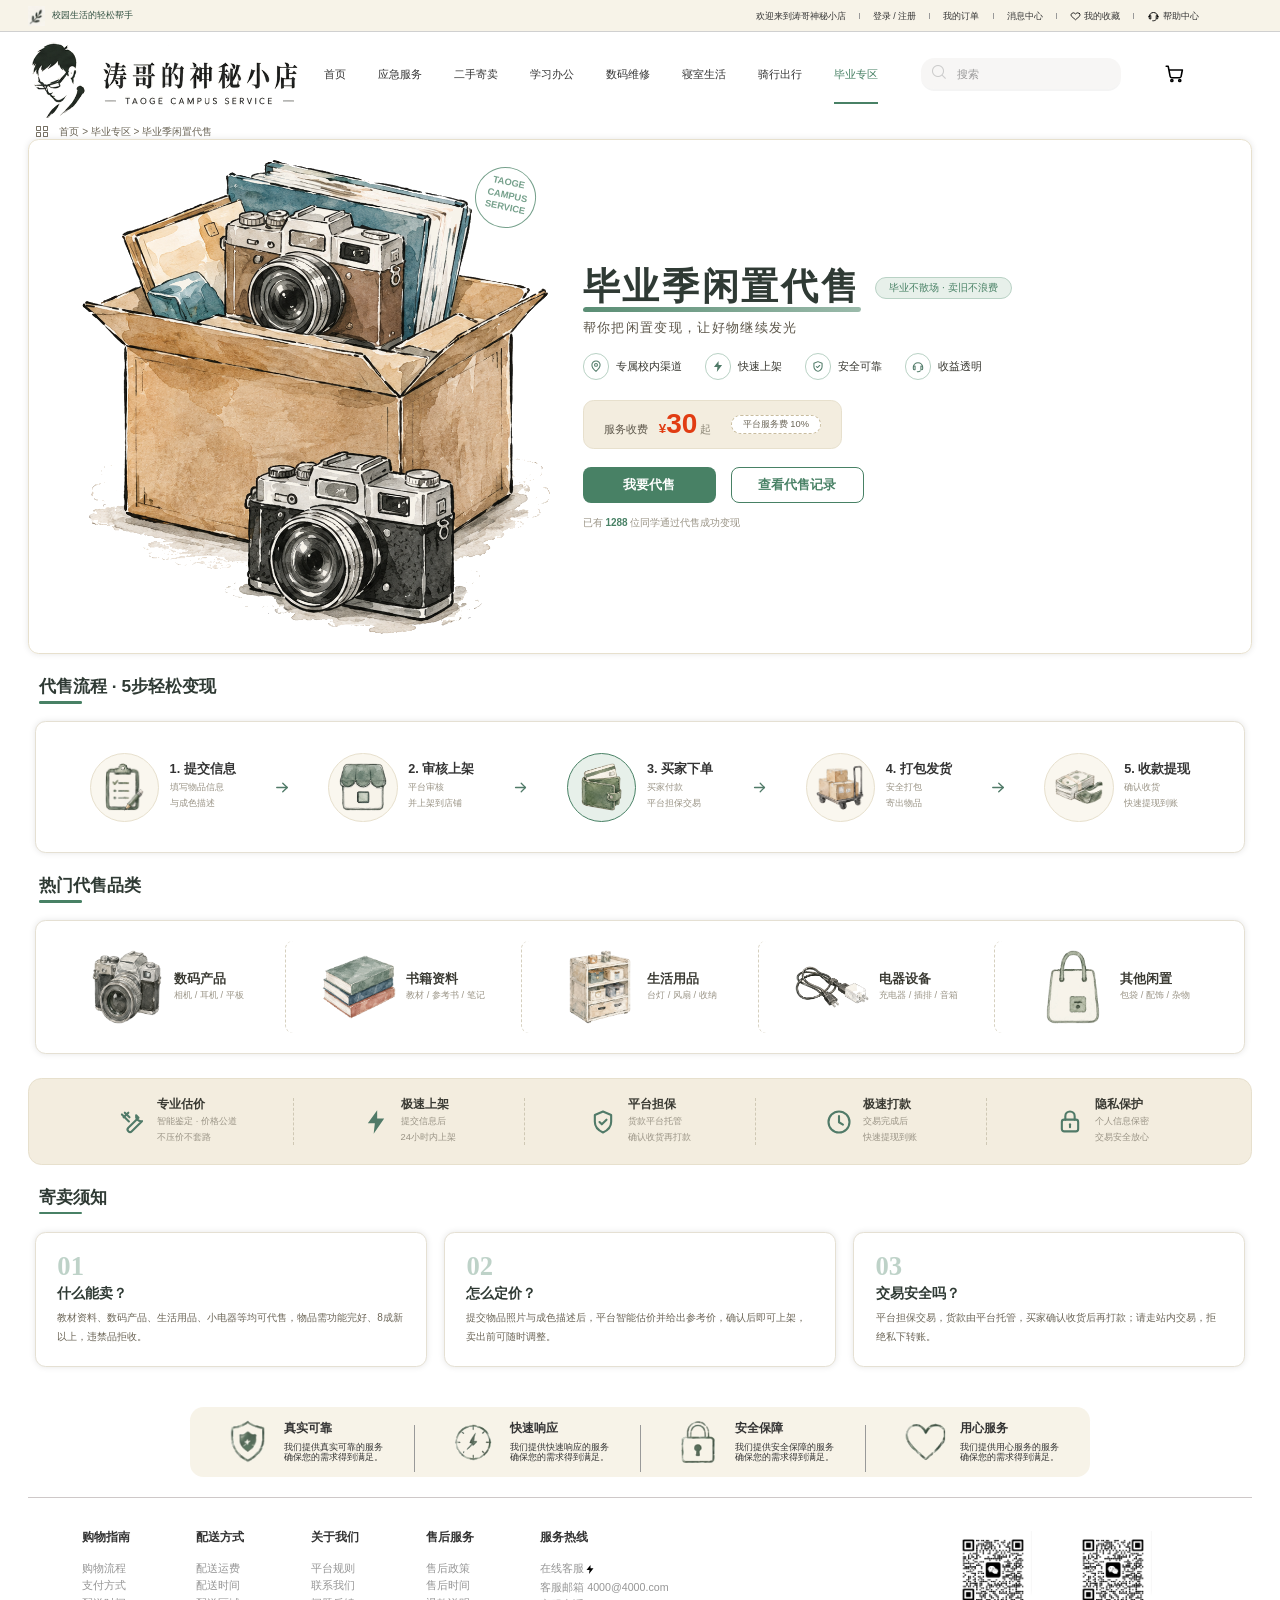
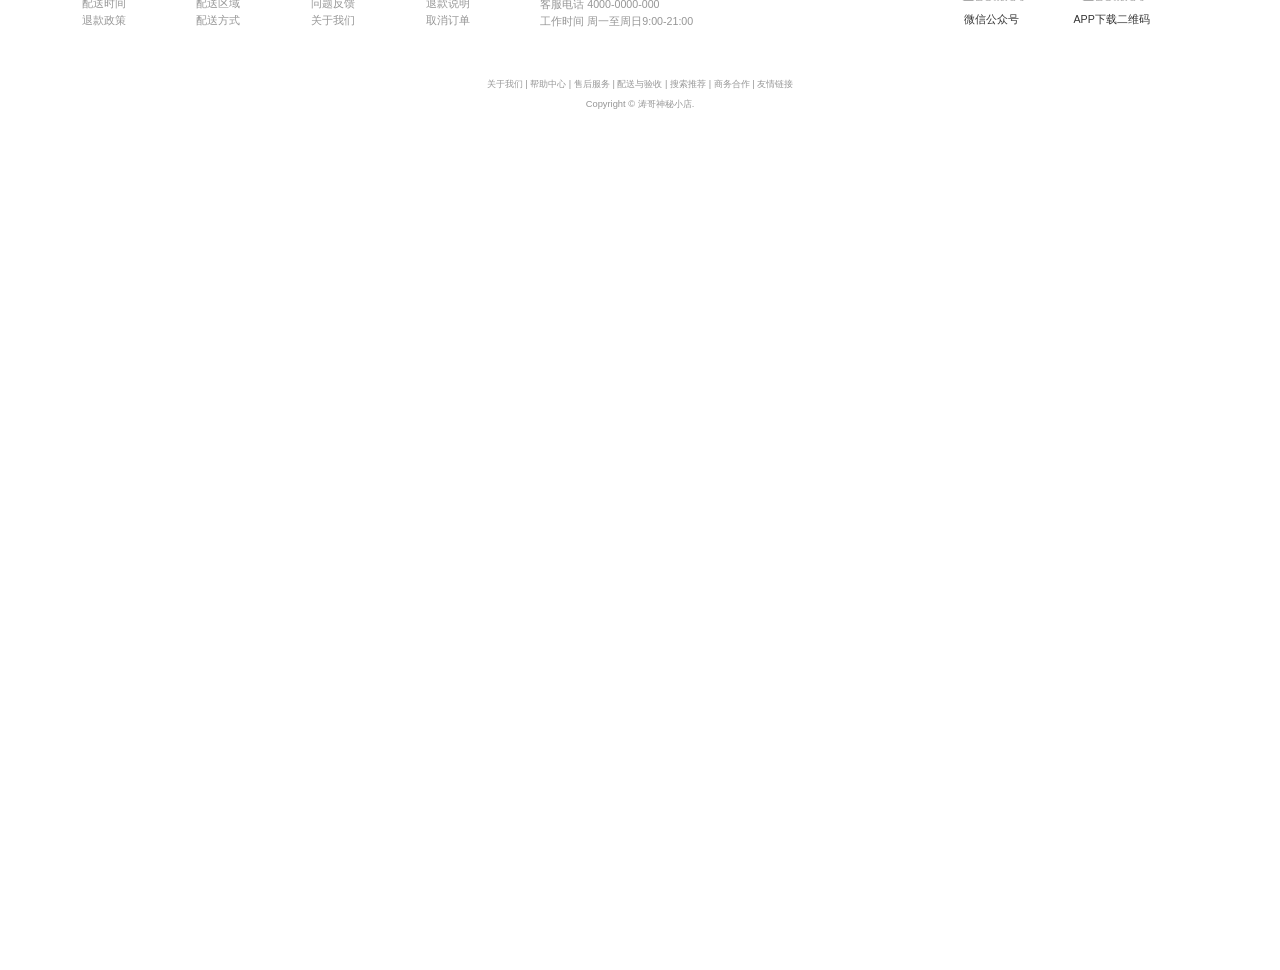
<file: 07.html>
<!DOCTYPE html>
<html lang="en">

<head>
  <meta charset="UTF-8">
  <meta name="viewport" content="width=device-width, initial-scale=1.0">
  <title>毕业专区</title>
  <!-- 引入网页图标png -->
  <link rel="icon" href="image/brand/01_Logos_PNG/05_avatar_icon_circle_outline.png">
  <!-- 引入字体图标  置于css文件前-->
  <link rel="stylesheet" href="./iconfont/iconfont.css">
  <!-- 引入css文件  先引入初始化，之后公共样式，最后index-->
  <link rel="stylesheet" href="./css/base.css">
  <link rel="stylesheet" href="./css/common.css">
  <link rel="stylesheet" href="./css/07.css">
</head>

<body>
  <div class="shortcut">
    <div class="w">
      <img src="image/index/666.png" alt="" width="25">
      <p>校园生活的轻松帮手</p>
      <ul>
        <li><a href="index.html">欢迎来到涛哥神秘小店</a></li>
        <li class="line"><a href="#"></a></li>
        <li><a href="#">登录 / 注册</a></li>
        <li class="line"><a href="#"></a></li>
        <li><a href="#">我的订单</a></li>
        <li class="line"><a href="#"></a></li>
        <li><a href="#">消息中心</a></li>
        <li class="line"><a href="#"></a></li>
        <li><a href="#"><img src="image/icon/03_Icons_SVG/heart.svg" alt="" width="16"></img></a></li>
        <li><a href="#">我的收藏</a></li>
        <li class="line"><a href="#"></a></li>
        <li><a href="#"><img src="image/icon/03_Icons_SVG/customer_service.svg" alt="" width="19"></img></a></li>
        <li><a href="#">帮助中心</a></li>
      </ul>
    </div>
  </div>

  <header class="header">
    <div class="logo">
      <img src="image/brand/02_Logos_SVG/01_main_horizontal_logo.svg" alt="" width="410">
      <h1><a href="#" title="涛哥神秘小店">涛哥神秘小店</a></h1>
    </div>
    <ul class="nav">
      <li><a href="index.html">首页</a></li>
      <li><a href="01.html">应急服务</a></li>
      <li><a href="02.html">二手寄卖</a></li>
      <li><a href="03.html">学习办公</a></li>
      <li><a href="04.html">数码维修</a></li>
      <li><a href="05.html">寝室生活</a></li>
      <li><a href="06.html">骑行出行</a></li>
      <li><a href="07.html">毕业专区</a></li>
    </ul>
    <div class="search">
      <i class="iconfont icon-search"></i>
      <input type="text" placeholder="搜索">
    </div>
    <div class="car"><a href="#"><img src="image/icon/03_Icons_SVG/cart.svg" alt="" width="32"></img></a></div>
  </header>

  <entry class="entry">
    <!-- g1 面包屑 -->
    <div class="g1">
      <p> <i class="iconfont icon-modular"></i> 首页 > 毕业专区 > 毕业季闲置代售 </p>
    </div>

    <!-- g2 hero 主视觉 -->
    <div class="g2">
      <div class="g2-left">
        <img src="image/product/img-022.png" alt="毕业季闲置代售">
        <span class="stamp">TAOGE<br>CAMPUS<br>SERVICE</span>
      </div>
      <div class="g2-right">
        <div class="g2-head">
          <h1 class="g2-title">毕业季闲置代售</h1>
          <span class="badge">毕业不散场 · 卖旧不浪费</span>
        </div>
        <p class="g2-sub">帮你把闲置变现，让好物继续发光</p>
        <ul class="g2-feat">
          <li><span class="ico"><img src="image/icon/03_Icons_SVG/location.svg" alt="" width="20"></span>专属校内渠道</li>
          <li><span class="ico"><img src="image/icon/03_Icons_SVG/lightning.svg" alt="" width="20"></span>快速上架</li>
          <li><span class="ico"><img src="image/icon/03_Icons_SVG/shield.svg" alt="" width="20"></span>安全可靠</li>
          <li><span class="ico"><img src="image/icon/03_Icons_SVG/customer_service.svg" alt="" width="20"></span>收益透明
          </li>
        </ul>
        <div class="g2-pricebar">
          <p class="price">服务收费 <span class="rmb">¥</span><span class="n">30</span><span class="qi">起</span></p>
          <span class="fee">平台服务费 10%</span>
        </div>
        <div class="g2-btns">
          <div class="btn sell js-qr-trigger">我要代售</div>
          <div class="btn record">查看代售记录</div>
        </div>
        <p class="g2-note">已有 <b>1288</b> 位同学通过代售成功变现</p>
      </div>
    </div>

    <!-- g3 代售流程 -->
    <div class="g3">
      <h3 class="g3-title">代售流程 · 5步轻松变现</h3>
      <ul class="g3-list">
        <li class="g3-step">
          <div class="pic"><img src="image/product/img-027.png" alt="提交信息"></div>
          <div class="txt">
            <h4>1. 提交信息</h4>
            <p>填写物品信息<br>与成色描述</p>
          </div>
        </li>
        <li class="g3-arrow"><img src="image/icon/03_Icons_SVG/arrow_forward.svg" alt="" width="26"></li>
        <li class="g3-step">
          <div class="pic"><img src="image/product/img-020.png" alt="审核上架"></div>
          <div class="txt">
            <h4>2. 审核上架</h4>
            <p>平台审核<br>并上架到店铺</p>
          </div>
        </li>
        <li class="g3-arrow"><img src="image/icon/03_Icons_SVG/arrow_forward.svg" alt="" width="26"></li>
        <li class="g3-step on">
          <div class="pic"><img src="image/product/img-021.png" alt="买家下单"></div>
          <div class="txt">
            <h4>3. 买家下单</h4>
            <p>买家付款<br>平台担保交易</p>
          </div>
        </li>
        <li class="g3-arrow"><img src="image/icon/03_Icons_SVG/arrow_forward.svg" alt="" width="26"></li>
        <li class="g3-step">
          <div class="pic"><img src="image/product/img-026.png" alt="打包发货"></div>
          <div class="txt">
            <h4>4. 打包发货</h4>
            <p>安全打包<br>寄出物品</p>
          </div>
        </li>
        <li class="g3-arrow"><img src="image/icon/03_Icons_SVG/arrow_forward.svg" alt="" width="26"></li>
        <li class="g3-step">
          <div class="pic"><img src="image/product/img-028.png" alt="收款提现"></div>
          <div class="txt">
            <h4>5. 收款提现</h4>
            <p>确认收货<br>快速提现到账</p>
          </div>
        </li>
      </ul>
    </div>

    <!-- g4 热门代售品类 -->
    <div class="g4">
      <h3 class="g4-title">热门代售品类</h3>
      <ul class="g4-list">
        <li class="g4-cat">
          <div class="pic"><img src="image/product/img-030.png" alt="数码产品"></div>
          <div class="txt">
            <h4>数码产品</h4>
            <p>相机 / 耳机 / 平板</p>
          </div>
        </li>
        <li class="g4-cat">
          <div class="pic"><img src="image/product/img-023.png" alt="书籍资料"></div>
          <div class="txt">
            <h4>书籍资料</h4>
            <p>教材 / 参考书 / 笔记</p>
          </div>
        </li>
        <li class="g4-cat">
          <div class="pic"><img src="image/product/img-029.png" alt="生活用品"></div>
          <div class="txt">
            <h4>生活用品</h4>
            <p>台灯 / 风扇 / 收纳</p>
          </div>
        </li>
        <li class="g4-cat">
          <div class="pic"><img src="image/product/img-024.png" alt="电器设备"></div>
          <div class="txt">
            <h4>电器设备</h4>
            <p>充电器 / 插排 / 音箱</p>
          </div>
        </li>
        <li class="g4-cat">
          <div class="pic"><img src="image/product/img-025.png" alt="其他闲置"></div>
          <div class="txt">
            <h4>其他闲置</h4>
            <p>包袋 / 配饰 / 杂物</p>
          </div>
        </li>
      </ul>
    </div>

    <!-- g5 代售保障 -->
    <div class="g5">
      <ul class="g5-list">
        <li class="g5-item">
          <img src="image/icon/03_Icons_SVG/tools.svg" alt="" width="42">
          <div class="txt">
            <h4>专业估价</h4>
            <p>智能鉴定 · 价格公道<br>不压价不套路</p>
          </div>
        </li>
        <li class="g5-item">
          <img src="image/icon/03_Icons_SVG/lightning.svg" alt="" width="42">
          <div class="txt">
            <h4>极速上架</h4>
            <p>提交信息后<br>24小时内上架</p>
          </div>
        </li>
        <li class="g5-item">
          <img src="image/icon/03_Icons_SVG/shield.svg" alt="" width="42">
          <div class="txt">
            <h4>平台担保</h4>
            <p>货款平台托管<br>确认收货再打款</p>
          </div>
        </li>
        <li class="g5-item">
          <img src="image/icon/03_Icons_SVG/clock.svg" alt="" width="42">
          <div class="txt">
            <h4>极速打款</h4>
            <p>交易完成后<br>快速提现到账</p>
          </div>
        </li>
        <li class="g5-item">
          <img src="image/icon/03_Icons_SVG/lock.svg" alt="" width="42">
          <div class="txt">
            <h4>隐私保护</h4>
            <p>个人信息保密<br>交易安全放心</p>
          </div>
        </li>
      </ul>
    </div>

    <!-- g6 寄卖须知 -->
    <div class="g6">
      <h3 class="g6-title">寄卖须知</h3>
      <ul class="g6-list">
        <li class="g6-card">
          <div class="no">01</div>
          <h4>什么能卖？</h4>
          <p>教材资料、数码产品、生活用品、小电器等均可代售，物品需功能完好、8成新以上，违禁品拒收。</p>
        </li>
        <li class="g6-card">
          <div class="no">02</div>
          <h4>怎么定价？</h4>
          <p>提交物品照片与成色描述后，平台智能估价并给出参考价，确认后即可上架，卖出前可随时调整。</p>
        </li>
        <li class="g6-card">
          <div class="no">03</div>
          <h4>交易安全吗？</h4>
          <p>平台担保交易，货款由平台托管，买家确认收货后再打款；请走站内交易，拒绝私下转账。</p>
        </li>
      </ul>
    </div>
  </entry>




  <footer class="footer">
    <div class="wf">
      <div class="slogan">
        <ul>
          <li>
            <img src="image/index/00_user_example_footer_shield.png" alt="" width="80">
            <p><span class="first-line">真实可靠</span><br>我们提供真实可靠的服务<br>确保您的需求得到满足。</p>
          </li>
          <li class="line"><a href="#"></a></li>
          <li>
            <img src="image/index/05_footer_clock_icon.png" alt="" width="80">
            <p><span class="first-line">快速响应</span><br>我们提供快速响应的服务<br>确保您的需求得到满足。</p>
          </li>
          <li class="line"><a href="#"></a></li>
          <li>
            <img src="image/index/05_footer_lock_icon.png" alt="" width="80">
            <p><span class="first-line">安全保障</span><br>我们提供安全保障的服务<br>确保您的需求得到满足。</p>
          </li>
          <li class="line"><a href="#"></a></li>
          <li>
            <img src="image/index/05_footer_heart_icon.png" alt="" width="80">
            <p><span class="first-line">用心服务</span><br>我们提供用心服务的服务<br>确保您的需求得到满足。</p>
          </li>
        </ul>
      </div>
      <div class="line"></div>
      <div class="service">
        <div class="service-left">
          <dl>
            <dt>购物指南</dt>
            <dd><a href="#">购物流程</a></dd>
            <dd><a href="#">支付方式</a></dd>
            <dd><a href="#">配送时间</a></dd>
            <dd><a href="#">退款政策</a></dd>
          </dl>
          <dl>
            <dt>配送方式</dt>
            <dd><a href="#">配送运费</a></dd>
            <dd><a href="#">配送时间</a></dd>
            <dd><a href="#">配送区域</a></dd>
            <dd><a href="#">配送方式</a></dd>
          </dl>
          <dl>
            <dt>关于我们</dt>
            <dd><a href="#">平台规则</a></dd>
            <dd><a href="#">联系我们</a></dd>
            <dd><a href="#">问题反馈</a></dd>
            <dd><a href="#">关于我们</a></dd>
          </dl>
          <dl>
            <dt>售后服务</dt>
            <dd><a href="#">售后政策</a></dd>
            <dd><a href="#">售后时间</a></dd>
            <dd><a href="#">退款说明</a></dd>
            <dd><a href="#">取消订单</a></dd>
          </dl>
          <dl>
            <dt>服务热线</dt>
            <dd><a href="#">在线客服</a><img src="image/icon/03_Icons_SVG/lightning.svg" alt="" width="17"></img></dd>
            <dd><a href="#">客服邮箱 4000@4000.com</a></dd>
            <dd><a href="#">客服电话 4000-0000-000</a></dd>
            <dd><a href="#">工作时间 周一至周日9:00-21:00</a></dd>
          </dl>
        </div>
        <div class="service-right">
          <ul>
            <li>
              <img src="image/all/6f5dbecfe97affdfdf0f0945394a7c8b.jpg" alt="" width="120">
              <p>微信公众号</p>
            </li>
            <li>
              <img src="image/all/6f5dbecfe97affdfdf0f0945394a7c8b.jpg" alt="" width="120">
              <p>APP下载二维码</p>
            </li>
          </ul>
        </div>
      </div>
      <div class="copyright">
        <p><a href="#">关于我们</a>
          | <a href="#">帮助中心</a>
          | <a href="#">售后服务</a>
          | <a href="#">配送与验收</a>
          | <a href="#">搜索推荐</a>
          | <a href="#">商务合作</a>
          | <a href="#">友情链接</a></p>
        <p>Copyright © 涛哥神秘小店. </p>
      </div>
    </div>
  </footer>
  <script src="./js/auth-modal.js"></script>
</body>

</html>
</file>
<file: iconfont/iconfont.css>
@font-face {
  font-family: "iconfont"; /* Project id  */
  src: url('iconfont.ttf?t=1781443615676') format('truetype');
}

.iconfont {
  font-family: "iconfont" !important;
  font-size: 16px;
  font-style: normal;
  -webkit-font-smoothing: antialiased;
  -moz-osx-font-smoothing: grayscale;
}

.icon-bottom:before {
  content: "\e666";
}

.icon-modular:before {
  content: "\e678";
}

.icon-search:before {
  content: "\e67d";
}

.icon-user:before {
  content: "\e682";
}

.icon-add-bold:before {
  content: "\e685";
}

.icon-minus-bold:before {
  content: "\e686";
}

.icon-favorite-filling:before {
  content: "\e68a";
}

.icon-news-filling:before {
  content: "\e68b";
}

.icon-shuxian:before {
  content: "\e606";
}

.icon-jubao:before {
  content: "\e61d";
}

.icon-anquanbaozhang:before {
  content: "\e61e";
}

.icon-gerenzhongxin-zhihui:before {
  content: "\e61f";
}

.icon-fanhui:before {
  content: "\e620";
}

.icon-dingwei:before {
  content: "\e621";
}

.icon-a-fenxiang2:before {
  content: "\e622";
}

.icon-a-xiala2:before {
  content: "\e623";
}

.icon-bianji:before {
  content: "\e624";
}

.icon-jinru:before {
  content: "\e625";
}

.icon-tishi:before {
  content: "\e626";
}

.icon-xiexian:before {
  content: "\e6ae";
}
</file>
<file: css/base.css>
/* 去除标签默认margin, padding, box-sizing */
* {
  margin: 0;
  padding: 0;
  box-sizing: border-box;
}

/* 设置网页统一字体，行高，字体系列相关属性 */
body {
  font: 16px/1 "微软雅黑", "宋体", "Arial", "Helvetica", "sans-serif";
  color: #333;
}

/* 去除列表默认格式 */
ul,
ol {
  list-style: none;
}

/* 去除默认倾斜效果 */
em,
i {
  font-style: normal;
}

/* 去除a标签默认下划线,并设置颜色为默认颜色 */
a {
  text-decoration: none;
  color: #333;
}

/* 设置img标签垂直居中，去除默认的底部空白缝隙 */
img {
  vertical-align: middle;
}

/* 去除input默认样式 */
input {
  outline: none;
  border: none;
  color: #333;
}

h1,
h2,
h3,
h4,
h5,
h6 {
  font-weight: 400;
}
</file>
<file: css/common.css>
.w {
  width: 1835px;
  margin: 0 auto;
  height: 48px;
  display: flex;
  align-items: center;

}

/* 头部 */
/* 快捷导航部分 */
.shortcut {
  height: 48px;
  background-color: #F7F2E6E6;
  border-bottom: 1px solid #d0d0d0;
}

.shortcut .w img {
  margin-right: 10px;
}

.shortcut .w p {
  font-size: 14px;
  color: #2F4E3F;
}

.shortcut .w ul {
  display: flex;
  align-items: center;
  justify-content: flex-end;
  height: 48px;
  width: 1600px;
}

.shortcut .w ul li {
  font-size: 13px;
  color: #333;
}

.shortcut li a:hover {
  color: #407159;
}

.shortcut .line {
  width: 1px;
  height: 10px;
  background-color: #999;
  margin: 0 20px;
}

.shortcut .w ul li a img {
  margin-right: 5px;
}

/* header部分制作 */
.header {
  display: flex;
  align-items: center;
  justify-content: space-between;
  height: 125px;
  width: 1835px;
  margin: 0 auto;
  background-color: #fff;
}

.header .logo {
  width: 380px;
  height: 125px;
}

.header .logo h1 {
  width: 1px;
  height: 1px;
  text-indent: -9999px;
  overflow: hidden;
}

.header .logo img {
  margin-top: 10px;
}

.header .logo a {
  display: block;
  width: 100%;
  height: 100%;

}

.header .nav {
  display: flex;
  gap: 48px;
}

.header .nav li a {
  display: block;
  line-height: 90px;
  height: 90px;
}



.header .nav li a:hover {
  color: #488165;
  border-bottom: 4px solid #488165;
  transition: all .2s ease-in-out;
}

.header .search {
  position: relative;
}

.header .search i {
  position: absolute;
  top: 12px;
  left: 13px;
  font-size: 25px;
  color: #ccc;
}

.header .search input {
  width: 300px;
  height: 49px;
  border-bottom: 4px solid #F4F4F4;
  padding-left: 54px;
  font-size: 16px;
  border-radius: 20px;
  margin-top: 3px;
  background-color: #f7f6f4e6;
}

.header .search input::placeholder {
  font-size: 17px;
  color: #999;
}

.car a {
  margin-right: 100px;
}


/* 底部制作 */
.footer {
  height: 450px;
  background-color: #FFF;
}

.footer .wf {
  width: 1835px;
  margin: 0 auto;
}

.footer .wf .slogan {
  margin: 0 auto;
  width: 1350px;
  height: 105px;
  background-color: #F7F2E6E6;
  border-radius: 20px;
}

.footer .wf .slogan ul {
  display: flex;
  justify-content: space-evenly;
  align-items: center;
  height: 105px;

}

.footer .wf .slogan ul li {
  display: flex;
  align-items: center;
  /* 垂直居中对齐（解决图标和文字高度不一致的问题） */
  gap: 15px;
  /* 图标和文字之间的间距，可以根据需要调整 */
}

.footer .wf .slogan ul li p {
  /* 先重置 p 的字体大小（如果需要） */
  font-size: 14px;
  font-weight: 400;
  /* 假设原来的字体大小是14px */
}

.footer .wf .slogan ul li p .first-line {
  font-size: 18px;
  color: #333;
  font-weight: bold;
  display: block;

}

.footer .wf .slogan ul li.line {
  display: inline-block;
  width: 1px;
  height: 70px;
  background-color: #999;
}

.footer .wf .line {
  height: 1px;
  background-color: #cec8c8;
  margin: 30px 0 10px 0;
}

.footer .wf .service {
  display: flex;
  justify-content: space-between;
  margin-top: 50px;
}

.footer .wf .service-left {
  display: flex;
  gap: 100px;
  margin-left: 80px;
}

.footer .wf .service dt {
  font-size: 18px;
  margin-bottom: 30px;
  font-weight: bold;
}

.footer .wf .service dd {
  margin-bottom: 10px;
}

.footer .wf .service dd a {
  color: #969696;
}

.footer .wf .service dd a:hover {
  color: #767474;
}

.footer .wf .service-right ul {
  display: flex;
  text-align: center;
  margin-right: 150px;
}

.footer .wf .service-right ul li {
  margin-left: 60px;
}

.footer .wf .service-right ul li p {
  margin-top: 10px;
}

.footer .wf .copyright {
  margin-top: 60px;
  line-height: 30px;
  font-size: 14px;
  text-align: center;
  color: #969696;
}

.copyright p a {
  color: #969696;
}

.copyright p a:hover {
  color: #767474;
}

/* 首页主体 */

/* ================= 登录 / 注册弹窗（全站共用，配合 js/auth-modal.js） ================= */
.auth-mask {
  position: fixed;
  left: 0;
  top: 0;
  width: 100%;
  height: 100%;
  background-color: rgba(0, 0, 0, .45);
  display: flex;
  justify-content: center;
  align-items: center;
  z-index: 999;
  opacity: 0;
  visibility: hidden;
  transition: all .25s ease;
}

.auth-mask.show {
  opacity: 1;
  visibility: visible;
}

.auth-modal {
  position: relative;
  width: 640px;
  background-color: #fff;
  border-radius: 16px;
  padding: 52px 60px 40px;
  box-shadow: 0 20px 60px rgba(0, 0, 0, .2);
  transform: translateY(24px);
  transition: transform .25s ease;
}

.auth-mask.show .auth-modal {
  transform: translateY(0);
}

.auth-close {
  position: absolute;
  top: 12px;
  right: 16px;
  width: 32px;
  height: 32px;
  font-size: 24px;
  line-height: 32px;
  text-align: center;
  color: #999;
  cursor: pointer;
}

.auth-close:hover {
  color: #488165;
}

.auth-brand {
  font-family: 'Kaiti', '楷体', 'STKaiti', cursive;
  font-size: 38px;
  font-weight: 700;
  color: #2f3a34;
  letter-spacing: 3px;
  text-align: center;
}

.auth-welcome {
  margin-top: 8px;
  font-size: 15px;
  color: #999;
  text-align: center;
}

.auth-tabs {
  display: flex;
  margin-top: 26px;
  border-bottom: 1px solid #eee;
}

.auth-tab {
  flex: 1;
  padding: 18px 0 16px;
  font-size: 22px;
  color: #666;
  text-align: center;
  cursor: pointer;
  border-bottom: 3px solid transparent;
  transition: all .2s;
}

.auth-tab.active {
  color: #488165;
  font-weight: 700;
  border-bottom-color: #488165;
}

.auth-panel {
  display: none;
  margin-top: 32px;
}

.auth-panel.active {
  display: block;
}

.auth-field {
  display: flex;
  align-items: center;
  height: 60px;
  padding: 0 20px;
  margin-bottom: 22px;
  border: 1px solid #ddd;
  border-radius: 10px;
  background-color: #fafaf8;
}

.auth-field:focus-within {
  border-color: #488165;
  background-color: #fff;
}

.auth-field i.iconfont {
  margin-right: 14px;
  font-size: 24px;
  color: #bbb;
}

.auth-field input {
  flex: 1;
  min-width: 0;
  border: 0;
  outline: none;
  background-color: transparent;
  font-size: 18px;
  color: #333;
}

.auth-field .eye {
  flex-shrink: 0;
  font-size: 13px;
  color: #999;
  cursor: pointer;
  user-select: none;
}

.auth-field .eye:hover {
  color: #488165;
}

.auth-code-btn {
  flex-shrink: 0;
  margin-left: 12px;
  padding: 8px 12px;
  font-size: 14px;
  color: #488165;
  background-color: #e7f0ea;
  border-radius: 8px;
  cursor: pointer;
  user-select: none;
  white-space: nowrap;
}

.auth-code-btn.disabled {
  color: #999;
  background-color: #f0f0f0;
  cursor: not-allowed;
}

.auth-row {
  display: flex;
  justify-content: space-between;
  align-items: center;
  margin-bottom: 20px;
  font-size: 14px;
  color: #777;
}

.auth-row label {
  display: flex;
  align-items: center;
  gap: 6px;
  cursor: pointer;
}

.auth-row a {
  color: #488165;
}

.auth-agree {
  display: flex;
  align-items: flex-start;
  gap: 6px;
  margin-bottom: 18px;
  font-size: 13px;
  line-height: 19px;
  color: #999;
  cursor: pointer;
}

.auth-agree input {
  margin-top: 3px;
}

.auth-agree a {
  color: #488165;
}

.auth-submit {
  display: block;
  width: 100%;
  height: 60px;
  border: 0;
  border-radius: 10px;
  background-color: #488165;
  color: #fff;
  font-size: 20px;
  letter-spacing: 8px;
  cursor: pointer;
  transition: background-color .2s;
}

.auth-submit:hover {
  background-color: #407159;
}

.auth-switch {
  margin-top: 18px;
  font-size: 14px;
  color: #999;
  text-align: center;
}

.auth-switch span {
  color: #488165;
  cursor: pointer;
}

.auth-switch span:hover {
  text-decoration: underline;
}

.auth-mask input[type="checkbox"] {
  accent-color: #488165;
  cursor: pointer;
}

/* 轻提示 */
.auth-toast {
  position: fixed;
  left: 50%;
  top: 16%;
  z-index: 1000;
  padding: 10px 22px;
  font-size: 14px;
  color: #fff;
  background-color: rgba(47, 58, 52, .92);
  border-radius: 999px;
  transform: translateX(-50%) translateY(-8px);
  opacity: 0;
  visibility: hidden;
  transition: all .25s ease;
}

.auth-toast.show {
  opacity: 1;
  visibility: visible;
  transform: translateX(-50%) translateY(0);
}

/* ================= 空链接「开发中」提示（全站共用，配小鸡动图） ================= */
.wip-mask {
  position: fixed;
  left: 0;
  top: 0;
  width: 100%;
  height: 100%;
  background-color: rgba(0, 0, 0, .35);
  display: flex;
  justify-content: center;
  align-items: center;
  z-index: 1001;
  opacity: 0;
  visibility: hidden;
  transition: all .2s ease;
}

.wip-mask.show {
  opacity: 1;
  visibility: visible;
}

.wip-box {
  display: flex;
  flex-direction: column;
  align-items: center;
  gap: 22px;
  padding: 50px 76px 40px;
  background-color: #fff;
  border: 3px solid #2b2b33;
  border-radius: 14px;
  box-shadow: 10px 10px 0 rgba(0, 0, 0, .18);
  transform: scale(.9);
  transition: transform .2s ease;
}

.wip-mask.show .wip-box {
  transform: scale(1);
}

.wip-box img {
  width: 160px;
  image-rendering: pixelated;
}

.wip-text {
  font-size: 26px;
  font-weight: 700;
  color: #2b2b33;
  letter-spacing: 3px;
}

/* ================= 预约 / 购买二维码弹窗（全站共用，配合 js/auth-modal.js） ================= */
.qr-mask {
  position: fixed;
  left: 0;
  top: 0;
  width: 100%;
  height: 100%;
  background-color: rgba(0, 0, 0, .5);
  display: flex;
  justify-content: center;
  align-items: center;
  z-index: 1002;
  opacity: 0;
  visibility: hidden;
  transition: all .25s ease;
}

.qr-mask.show {
  opacity: 1;
  visibility: visible;
}

.qr-box {
  position: relative;
  width: 420px;
  padding: 36px 40px 28px;
  background-color: #fff;
  border-radius: 18px;
  box-shadow: 0 20px 60px rgba(0, 0, 0, .25);
  text-align: center;
  transform: translateY(24px);
  transition: transform .25s ease;
}

.qr-mask.show .qr-box {
  transform: translateY(0);
}

.qr-close {
  position: absolute;
  top: 10px;
  right: 16px;
  width: 32px;
  height: 32px;
  font-size: 26px;
  line-height: 32px;
  text-align: center;
  color: #999;
  cursor: pointer;
  transition: color .2s;
}

.qr-close:hover {
  color: #488165;
}

.qr-title {
  font-family: 'Kaiti', '楷体', 'STKaiti', cursive;
  font-size: 30px;
  font-weight: 700;
  color: #2f3a34;
  letter-spacing: 4px;
  margin-bottom: 20px;
}

.qr-img {
  display: block;
  width: 280px;
  height: 280px;
  object-fit: cover;
  margin: 0 auto;
  border-radius: 12px;
  border: 2px solid #eee;
}

.qr-tip {
  margin-top: 20px;
  font-size: 15px;
  color: #777;
  letter-spacing: 1px;
}

.qr-btn {
  margin-top: 22px;
  padding: 10px 44px;
  border: 0;
  border-radius: 999px;
  background-color: #488165;
  color: #fff;
  font-size: 15px;
  letter-spacing: 5px;
  cursor: pointer;
  transition: background-color .2s;
}

.qr-btn:hover {
  background-color: #407159;
}
</file>
<file: css/index.css>
.header li:first-child a {
  color: #488165;
  border-bottom: 4px solid #488165;
}











.entry {
  height: 700px;
  background-color: #fff;
}

.entry .we {
  display: flex;
  width: 1835px;
  margin: 0 auto;
}

.entry .we .category {
  height: 650px;
  width: 315px;
  background-color: #fff;
  margin-top: 20px;
  border-radius: 10px;
  box-shadow: 0 2px 12px rgba(65, 141, 106, 0.25);
  border: 1px solid #999;
}

.entry .we .category:hover {
  transform: translateY(-10px);
  transition: all .2s ease-in-out;
}

.entry .we .category ul {
  padding: 9px;
}

.entry .we .category ul li a {
  display: flex;
  height: 82px;
  align-items: center;
  padding: 10px 12px;
  border-radius: 10px;
}


.category ul li a p {
  font-size: 14px;
  color: #646464;
  margin-left: 20px;
}

.category ul li.first-item img {
  padding-left: 5px;
}

.category ul li.second-item img {
  padding-left: 8px;
  margin-right: 4px;
}

.category ul li a .first-line {
  font-size: 17px;
  font-weight: bold;
  color: #333;
  display: block;
}

.category ul li a:hover {
  border-left: 2px solid #54a17c;
  border-top: 2px solid #61967d;
  border-right: 1px solid #6b8e7d;
  border-bottom: 1px solid #488165;
  background-color: #fff;
  box-shadow: 0 2px 12px rgba(65, 141, 106, 0.25);
  transition: all .2s ease-in-out;
}

.category ul li a:hover p,
.category ul li a:hover .first-line,
.category ul li a:hover i {
  color: #488165;
}

.category ul li a i {
  font-size: 20px;
  color: #646464;
  margin-right: 10px;
  margin-left: auto;
}

.category ul li:first-child p,
.category ul li:first-child .first-line,
.category ul li:first-child i {
  color: #488165;
}

.category ul li:first-child a {
  border-left: 2px solid #488165;
  border-top: 2px solid #488165;
  border-right: 1px solid #488165;
  border-bottom: 1px solid #488165;
  background-color: #fff;
  box-shadow: 0 2px 12px rgba(65, 141, 106, 0.25);
}

.entry .we .category ul li:last-child a {
  width: 250px;
  height: 45px;
  border: 1px solid #999;
  margin: 0 auto;
  color: #488165;
  margin-top: 10px;
}

.entry .we .category ul li:last-child a i {
  display: block;
  margin-left: 50px;
  color: #488165;
}




/* 轮播图 */
.banner {
  height: 670px;
  width: 1520px;
}


.entry .we .banner .banner-content {
  height: 570px;
  width: 1520px;
  background-color: #fff;
  border-radius: 10px;
  box-shadow: 0 2px 12px rgba(65, 141, 106, 0.25);
  border: 1px solid #999;
  margin-top: 20px;
  margin-left: 10px;
  display: flex;
}

.entry .we .banner .banner-content:hover {
  transform: translateY(-10px);
  transition: all .2s ease-in-out;
}


.banner .banner-left {
  width: 500px;
}

.banner-left img {
  margin-top: 30px;
  margin-left: 20px;
}

.banner-left ul {
  margin: right auto;
  width: 500px;
  display: flex;
  padding-left: 50px;
}

.banner-left ul li {
  margin: 0 auto;
  margin-top: 30px;
  margin-left: 10px;
}

.banner-left ul li a {
  display: block;
  width: 200px;
  height: 55px;
  border-radius: 10px;
  border: 1px solid #999;
  text-align: center;
  line-height: 50px;
  font-size: 16px;
  color: #333;
}

.banner-left ul li:first-child a {
  background-color: #488165;
  color: #fff;
}

.banner-left ul li:first-child a i {
  font-size: 20px;
  margin-left: 30px;
  color: #fff;
  display: inline-block;
}

.banner-left ul li:last-child a {
  border: 2px dashed #333333;
}

.banner-left ul li:first-child a:hover {
  border: 1px solid #fff;
}

.banner-left ul li:last-child a:hover {
  border: 1px dashed #333333;
}

.banner-right {
  width: 920px;
}

.banner things {
  height: 100px;

}

.things ul {
  display: flex;
  margin-left: 10px;
  gap: 10px;
  margin-top: 23px;
}

.things ul li a {
  display: block;
  width: 130px;
  height: 45px;
  border: 1px solid #fff;
  text-align: center;
  line-height: 45px;
  font-size: 16px;
  font-weight: bold;
  color: #333;
  border-radius: 10px;
}

.things ul li a:hover {
  background-color: #488165;
  color: #fff;
  position: relative;
  transition: all .2s ease-in-out;
}

.things ul li a:hover::after {
  content: '';
  position: absolute;
  bottom: -10px;
  left: 50%;
  transform: translateX(-50%);
  width: 0;
  height: 0;
  border-left: 8px solid transparent;
  border-right: 8px solid transparent;
  border-top: 10px solid #488165;
}

.things ul li:first-child a {
  background-color: #488165;
  color: #fff;
  position: relative;
}

.things ul li:first-child a::after {
  content: '';
  position: absolute;
  bottom: -10px;
  left: 50%;
  transform: translateX(-50%);
  width: 0;
  height: 0;
  border-left: 8px solid transparent;
  border-right: 8px solid transparent;
  border-top: 10px solid #488165;
  transition: all .2s ease-in-out;
}

/* 首页商品推荐模块 */
.index-product .wp {
  height: 250px;
  width: 1835px;
  margin: 0 auto;
  display: flex;
  gap: 20px;
  margin-bottom: 30px;
}

.index-product .wp .product-card {
  display: block;
  height: 250px;
  width: 171px;
  background-color: #fff;
  border-radius: 10px;
  border: 1px solid #999;
}

.index-product .wp .product-card h3 {
  font-size: 18px;
  font-weight: bold;
  color: #333;
  text-align: center;
}

.index-product .wp .product-card p {
  font-size: 14px;
  color: #646464;
  text-align: center;
  margin-top: 8px;
}

.index-product .wp .product-card strong {
  display: block;
  font-size: 20px;
  font-weight: bold;
  color: rgb(202, 88, 47);
  text-align: center;
  margin-top: 12px;
  margin-right: 6px;
}

.index-product .wp .product-card:hover {
  transform: translateX(-3px);
  transform: translateY(-5px);
  box-shadow: 0 2px 12px rgba(65, 141, 106, 0.25);
  border-color: rgba(47, 78, 63, .26);
  transition: all .3s ease-in-out;
}

/* 进站温馨提示已改为浏览器原生 alert()，相关样式已移除 */
</file>
<file: css/01.css>
.header li:nth-child(2) a {
  color: #488165;
  border-bottom: 4px solid #488165;
}

.entry .e1 {
  width: 1835px;
  height: 45px;
  margin: 0 auto;
  background-color: #fff;
  margin-top: 10px;
}

.entry .e12 {
  width: 1835px;
  height: 45px;
  margin: 0 auto;
  background-color: #fff;
  margin-top: 20px;
  line-height: 45px;
}

.entry .e1 p {
  font-size: 15px;
  line-height: 45px;
  margin-left: 20px;
  font-weight: 400;
  color: #333;
}

.entry .e1 p i {
  vertical-align: middle;
  font-size: 23px;
  margin-top: 10px;
  margin-right: 10px;
}

.entry .e2 {
  display: flex;
  width: 1700px;
  height: 380px;
  margin: 0 auto;
  background-color: #fff;
  border-radius: 10px;
  border: 1px solid #ccc;
  margin-top: 5px;
  box-shadow: 6px 6px 20px rgba(0, 0, 0, 0.08);
  overflow: hidden;
  margin-bottom: 20px;
}

.entry .e2:hover {
  transform: translateY(-5px);
  transition: all .2s ease-in-out;
}

.entry .e2-left {
  flex-shrink: 0;
  width: 480px;
  height: 100%;
  margin-left: 30px;
  display: flex;
  justify-content: center;
  align-items: center;
}

.entry .e2-left img {
  max-width: 100%;
  max-height: 100%;
  object-fit: contain;
}


.entry .e2-right {
  flex: 1;
  height: 100%;
  margin-left: 140px;
  display: flex;
  justify-content: center;
  align-items: center;
}

.entry .e2-right img {
  max-width: 100%;
  max-height: 100%;
  object-fit: contain;
}

.entry .e2-right2 {
  margin-left: 240px;
  margin-top: 20px;
}

/* 楷体手写标题盒（替代模糊的标题图片） */
.entry .title-box {
  text-align: left;
}

.entry .title-box .title-box-main {
  font-family: 'Kaiti', '楷体', 'STKaiti', cursive;
  font-size: 64px;
  font-weight: 700;
  color: #2f3a34;
  letter-spacing: 6px;
  line-height: 1.1;
}

.entry .title-box .title-box-sub {
  margin-top: 18px;
  font-size: 22px;
  color: #5c564a;
  letter-spacing: 3px;
}

.entry .title-box .title-box-feats {
  display: flex;
  gap: 26px;
  margin-top: 30px;
}

.entry .title-box .title-box-feats li {
  display: flex;
  align-items: center;
  gap: 8px;
  font-size: 16px;
  color: #488165;
}

.entry .title-box .title-box-feats i {
  display: flex;
  justify-content: center;
  align-items: center;
  width: 30px;
  height: 30px;
  border: 1.5px solid #488165;
  border-radius: 50%;
  font-size: 16px;
}

.entry .e3 {
  display: flex;
  width: 1700px;
  height: 300px;
  margin: 0 auto;
  background-color: #fff;
  margin-top: 15px;
  box-shadow: 4px 4px 12px rgba(0, 0, 0, 0.08);
  gap: 20px;
}


.entry .e3-left-bottom-right {
  margin-left: 20px;
}



.entry .e3-left {
  width: 1200px;
  height: 300px;
  background-color: #fff;
  border-radius: 20px;
  border: 1px solid #ccc;
  margin-bottom: 10px;
  overflow: hidden;
  box-shadow: 4px 4px 12px rgba(0, 0, 0, 0.08);
}

.entry .e3-left:hover {
  transform: translateY(-5px);
  transition: all .2s ease-in-out;
}

.entry .e3-left-top {
  display: flex;
  width: 1200px;
  height: 200px;
  background-color: #f5f5f5;
}

.entry .e3-left-top-left {
  width: 650px;
  height: 200px;
  background-color: #fff;
}

.entry .e3-left-top-left ul {
  display: flex;
  flex-direction: row;
  gap: 25px;
  margin-left: 20px;
  margin-top: 20px;
}


.entry .e3-left-top-right {
  width: 650px;
  height: 200px;
  background-color: #fff;
}

.entry .e3-left-top-right {
  width: 550px;
  height: 200px;
  background-color: #fff;
}

.entry .e3-left-top-right ul {
  display: flex;
  flex-direction: row;
  gap: 15px;
  margin-left: 20px;
  margin-top: 20px;
}

.entry .e3-left-top-left p {
  font-size: 19px;
  margin-top: 20px;
  margin-left: 20px;
  line-height: 45px;
  font-weight: 600;
  color: #333;
}


.entry .e3-left-top-right p {
  font-size: 19px;
  margin-top: 20px;
  margin-left: 20px;
  line-height: 45px;
  font-weight: 600;
  color: #333;
}


.entry .e3-left-top-left ul li a {
  display: flex;
  flex-direction: row;
  justify-content: center;
  align-items: center;
  gap: 10px;
  width: 190px;
  height: 90px;
  font-size: 15px;
  color: #333;
  border-radius: 10px;
  border: 1px solid #ccc;
}

.entry .e3-left-top-left ul li a .text-wrap {
  line-height: 1.4;
  text-align: left;
}

.entry .e3-left-top-left ul li a .main-text {
  font-size: 16px;
  font-weight: 600;
}

.entry .e3-left-top-left ul li a .sub-text,
.entry .e3-left-top-right ul li a .sub-text {
  font-size: 12px;
  color: #666;
}

.entry .e3-left-top-right ul li a {
  display: flex;
  flex-direction: row;
  justify-content: center;
  align-items: center;
  gap: 10px;
  width: 160px;
  height: 90px;
  font-size: 15px;
  color: #333;
  border-radius: 10px;
  border: 1px solid #ccc;
}

.entry .e3-left-top-right ul li a .text-wrap {
  line-height: 1.4;
  text-align: left;
}

.entry .e3-left-top-right ul li a .main-text {
  font-size: 16px;
  font-weight: 600 !important;
}

.entry .e3-left-top-left ul li a:hover {
  color: #488165;
  border: 3px solid #488165;
  transition: all .2s ease-in-out;
}

.entry .e3-left-top-right ul li a:hover {
  border: 3px solid #488165;
  color: #488165;
  transition: all .2s ease-in-out;
}

.entry .e3-left-top-left ul li:first-child a {
  border: 3px solid #488165;
  color: #488165;
}

.entry .e3-left-top-right ul li:first-child a {
  border: 3px solid #488165;
  color: #488165;
}

.entry .line {
  margin: 0 auto;
  margin-top: 30px;
  width: 1px;
  height: 150px;
  background-color: #ccc;
}

.entry .line1 {
  height: 1px;
  width: 1200px;
  background-color: #ccc;
}



.entry .e3-left-bottom {
  display: flex;
  width: 1200px;
  height: 100px;
  background-color: #fff;
}

.entry .e3-left-bottom-left {
  width: 450px;
  height: 100px;
  background-color: #fff;
  display: flex;
  align-items: center;
  gap: 15px;
  padding-left: 20px;
}

.entry .e3-left-bottom-left .label {
  font-size: 15px;
  color: #333;
}

.entry .e3-left-bottom-left .quantity-box {
  display: flex;
  align-items: center;
  margin-left: 20px;
  width: 110px;
  height: 40px;
  border: 1px solid #e0e0e0;
  border-radius: 4px;
  overflow: hidden;
}

.entry .e3-left-bottom-left .quantity-box button {
  width: 34px;
  height: 100%;
  flex-shrink: 0;
  border: none;
  background-color: #fff;
  font-size: 16px;
  color: #666;
  cursor: pointer;
  display: flex;
  justify-content: center;
  align-items: center;
}

.entry .e3-left-bottom-left .quantity-box button:hover {
  background-color: #f5f5f5;
}

.entry .e3-left-bottom-left .quantity-box input {
  width: 42px;
  height: 100%;
  flex-shrink: 0;
  border: none;
  border-left: 1px solid #e0e0e0;
  border-right: 1px solid #e0e0e0;
  text-align: center;
  font-size: 14px;
  color: #333;
  outline: none;
}

.entry .e3-left-bottom-left .favorite {
  display: flex;
  align-items: center;
  gap: 6px;
  margin-left: 20px;
  cursor: pointer;
}

.entry .e3-left-bottom-left .favorite .star {
  font-size: 30px;
  color: #999;
}

.entry .e3-left-bottom-left .favorite span:last-child {
  font-size: 14px;
  color: #333;
}

.entry .e3-left-bottom-right {

  margin-top: 20px;
  width: 650px;
  height: 60px;
  background-color: #488165;
  display: flex;
  justify-content: center;
  align-items: center;
  border-radius: 20px;
}

.entry .e3-left-bottom-right:hover {
  border: 2px dashed #0b0b0b;
  background-color: #358761;
}

.entry .e3-left-bottom-right .arrow-icon {
  filter: invert(1);
  width: 20px;
  height: 20px;
  margin-left: 8px;
}


.entry .e3-left-bottom-right .p1 {
  font-size: 18px;
  margin-right: 168px;
  color: #fff;
}

.entry .e3-left-bottom-right .p2 {
  font-size: 15px;
  margin-left: 118px;
  color: #fff;
}



.entry .e3-right {
  border: 1px solid #e0e0e0;
  width: 460px;
  height: 300px;
  background-color: #fff;
  border-radius: 20px;
  margin-left: 20px;
  box-shadow: 4px 4px 12px rgba(0, 0, 0, 0.08);
}

.entry .e3-right:hover {
  transform: translateY(-5px);
  transition: all .2s ease-in-out;
}

.entry .e3-right .p1 {
  font-size: 21px;
  margin-top: 20px;
  margin-left: 170px;
  font-weight: 600;
  color: #333;
}

.entry .e3-right .p2 {
  font-size: 40px;
  margin-top: 30px;
  margin-left: 155px;
  font-weight: 600;
  color: rgb(209, 42, 0);
}

.entry .e3-right .p4 {
  font-size: 17px;
  margin-top: 15px;

  margin-left: 140px;
  font-weight: 600;
  color: #5d5555;
}

.entry .e3-right .line {
  height: 1px;
  background-color: #ccc;
  width: 400px;
  margin: 10px auto;
}

.entry .e3-right .p3 {
  font-size: 15px;
  margin-top: 25px;
  margin-left: 80px;
  font-weight: 600;
  color: #5d5555;
}

.entry .e4 {
  display: flex;
  gap: 30px;
  margin: 0 auto;
  width: 1700px;
  height: 60px;
  background-color: #fff;
}

.entry .e4 p {
  font-size: 15px;
  margin-top: 25px;
  margin-left: 80px;
  font-weight: 600;
  color: #ccc;
  align-items: center;
}

.entry .e5 {
  display: flex;
  gap: 30px;
  margin: 0 auto;
  width: 1700px;
  height: 300px;
  background-color: #fff;
  border-radius: 20px;
  box-shadow: 4px 4px 12px rgba(0, 0, 0, 0.08);
  border: 1px solid #ccc;
  overflow: hidden;

}

.entry .e5:hover {
  transform: translateY(-5px);
  transition: all .2s ease-in-out;
}

.entry .e5 .img2 {
  margin-left: 40px;
}

/* CSS 重建的「服务流程 + 服务保障」盒子（替代模糊截图） */
.entry .e5.flow-box {
  align-items: stretch;
  padding: 28px 50px;
  gap: 0;
}

.entry .e5 .flow-left {
  flex: 1.55;
  min-width: 0;
}

.entry .e5 .flow-right {
  flex: 1;
  min-width: 0;
}

.entry .e5 .flow-title {
  display: inline-block;
  font-size: 20px;
  font-weight: 700;
  color: #3a5c4b;
  background: #e7f0ea;
  border-radius: 6px;
  padding: 5px 16px;
}

.entry .e5 .flow-steps {
  display: flex;
  align-items: stretch;
  gap: 8px;
  margin-top: 20px;
}

.entry .e5 .flow-step {
  position: relative;
  flex: 1;
  background: #f7f6f1;
  border: 1px solid #e6e4d9;
  border-radius: 12px;
  padding: 12px 8px 12px;
  text-align: center;
}

.entry .e5 .flow-step .step-num {
  position: absolute;
  top: 8px;
  left: 12px;
  font-size: 18px;
  font-weight: 700;
  color: #488165;
}

.entry .e5 .flow-step img {
  height: 60px;
  max-width: 85px;
  object-fit: contain;
}

.entry .e5 .flow-step .step-name {
  margin-top: 6px;
  font-size: 17px;
  font-weight: 700;
  color: #333;
}

.entry .e5 .flow-step .step-desc {
  margin-top: 5px;
  font-size: 12.5px;
  color: #999;
}

.entry .e5 .step-arrow {
  align-self: center;
  font-size: 22px;
  color: #488165;
}

.entry .e5 .flow-divider {
  width: 1px;
  background: #e5e5e5;
  margin: 6px 45px;
}

.entry .e5 .g-list {
  margin-top: 16px;
}

.entry .e5 .g-list li {
  display: flex;
  align-items: center;
  margin-bottom: 14px;
}

.entry .e5 .g-list li:last-child {
  margin-bottom: 0;
}

.entry .e5 .g-list li i {
  display: flex;
  justify-content: center;
  align-items: center;
  flex-shrink: 0;
  width: 34px;
  height: 34px;
  margin-right: 12px;
  border: 1.5px solid #488165;
  border-radius: 50%;
  color: #488165;
  font-size: 17px;
}

.entry .e5 .g-list .g-name {
  font-size: 16px;
  font-weight: 700;
  color: #333;
  white-space: nowrap;
}

.entry .e5 .g-list .g-desc {
  margin-left: 18px;
  font-size: 13px;
  color: #a5a5a5;
  white-space: nowrap;
}

.entry .e6 {
  display: flex;
  margin: 0 auto;
  margin-top: 20px;
  width: 1700px;
  height: 350px;
  background-color: #fff;
  border-radius: 20px;
  box-shadow: 4px 4px 12px rgba(0, 0, 0, 0.08);
  border: 1px solid #ccc;
  overflow: hidden;
  margin-bottom: 30px;
}

.entry .e6:hover {
  transform: translateY(-5px);
  transition: all .2s ease-in-out;
}

.entry .e6 .review-left {
  width: 420px;
  padding: 40px;
  box-sizing: border-box;
}

.entry .e6 .review-left h3 {
  font-size: 20px;
  color: #333;
  font-weight: normal;
  margin-bottom: 20px;
}

.entry .e6 .review-left h3 span {
  font-size: 14px;
  color: #999;
  margin-left: 8px;
}

.entry .e6 .review-left .score-big {
  font-size: 48px;
  font-weight: bold;
  color: #333;
  line-height: 1;
}

.entry .e6 .review-left .score-big span {
  font-size: 20px;
  color: #999;
  font-weight: normal;
}

.entry .e6 .review-left .stars {
  color: #f5c518;
  font-size: 20px;
  margin-top: 10px;
  margin-bottom: 30px;
  letter-spacing: 4px;
}

.entry .e6 .dimension-list .dimension {
  display: flex;
  align-items: center;
  margin-bottom: 16px;
}

.entry .e6 .dimension-list .dim-name {
  width: 80px;
  font-size: 14px;
  color: #666;
}

.entry .e6 .dimension-list .dim-bar {
  flex: 1;
  height: 6px;
  background-color: #eee;
  border-radius: 3px;
  overflow: hidden;
  margin: 0 12px;
}

.entry .e6 .dimension-list .dim-bar div {
  height: 100%;
  background-color: #f5c518;
  border-radius: 3px;
}

.entry .e6 .dimension-list .dim-score {
  width: 20px;
  font-size: 14px;
  color: #333;
  text-align: right;
}

.entry .e6 .review-right {
  flex: 1;
  padding: 40px;
  box-sizing: border-box;
  border-left: 1px solid #eee;
}

.entry .e6 .review-header {
  display: flex;
  justify-content: space-between;
  align-items: center;
  margin-bottom: 20px;
}

.entry .e6 .review-header .user-name {
  font-size: 16px;
  color: #333;
  font-weight: 600;
}

.entry .e6 .review-header .date {
  font-size: 14px;
  color: #999;
  margin-left: 16px;
}

.entry .e6 .review-header .view-all {
  font-size: 14px;
  color: #999;
  text-decoration: none;
}

.entry .e6 .review-header .view-all:hover {
  color: #488165;
}

.entry .e6 .review-text {
  font-size: 15px;
  color: #333;
  line-height: 1.8;
  margin-bottom: 20px;
}

.entry .e6 .review-images {
  display: flex;
  gap: 12px;
}

.entry .e6 .review-images img {
  width: 100px;
  height: 100px;
  object-fit: cover;
  border-radius: 8px;
}
</file>
<file: css/02.css>
.header li:nth-child(3) a {
  color: #488165;
  border-bottom: 4px solid #488165;
}

.entry .e1 {
  width: 1835px;
  height: 45px;
  margin: 0 auto;
  background-color: #fff;
  margin-top: 10px;
}

.entry .e1 p {
  font-size: 15px;
  line-height: 45px;
  margin-left: 20px;
  font-weight: 400;
  color: #333;
}

.entry .e1 p i {
  vertical-align: middle;
  font-size: 23px;
  margin-top: 10px;
  margin-right: 10px;
}

.entry .e2 {
  height: 690px;
  width: 1700px;
  margin: 0 auto;
  display: flex;
  border: 1px solid #ccc;
  margin-top: 10px;
  border-radius: 20px;
}

.entry .e2:hover {
  transform: translateY(-5px);
  transition: all .2s ease-in-out;
}


.entry .e2-left {
  height: 680px;
  width: 900px;
  background-color: #fff;
  border-radius: 20px;
}

.entry .e2-left img {
  margin-left: 50px;
  margin-top: 50px;
}

.entry .e2-right {
  height: 680px;
  width: 800px;
  background-color: #fff;
  border-radius: 20px;
}

.entry .e2-right p.p1 {
  font-size: 37px;
  line-height: 30px;
  margin-left: 45px;
  font-weight: 550;
  margin-top: 45px;
  color: #030303;
}

.entry .e2-right p.p2 {
  font-size: 18px;
  line-height: 45px;
  margin-left: 45px;
  margin-top: 10px;
  font-weight: 500;
  margin-bottom: 20px;
  color: #333;
}

.entry .e2-right p.p3 {
  font-size: 45px;
  line-height: 45px;
  margin-left: 45px;
  font-weight: 550;
  margin-top: 15px;
  color: #e13c13;
}

.entry .e2-right p.p4 {
  font-size: 14px;
  line-height: 45px;
  margin-left: 45px;
  font-weight: 400;
  margin-bottom: 20px;
  color: #333;
}

.entry .e2-right .box {
  height: 100px;
  width: 700px;
  background-color: #fff;
  margin: 0 auto;
}

.entry .e2-right .box ul {
  height: 50px;
  width: 600px;
  display: flex;
  justify-content: space-between;
  align-items: center;
}

.entry .e2-right .box ul li {
  height: 50px;
  width: 130px;
  text-align: center;
  line-height: 50px;
  font-size: 14px;
  font-weight: 600;
  color: #333;
  border: 2px solid #ccc;
  border-radius: 10px;
  box-shadow: 0 2px 8px rgba(0, 0, 0, 0.15);
  transition: transform 0.3s ease-in-out;
}

.entry .e2-right .box ul li:hover {
  transform: scale(1.1);
}

.entry .e2-right>img {
  margin-left: 45px;
}

.entry .e2-right-bottom {
  height: 50px;
  width: 800px;
  background-color: #fff;
  margin: 0 auto;
  display: flex;
  justify-content: center;
  align-items: center;
  gap: 120px;
}

.entry .e2-right-bottom .c1 {
  height: 50px;
  width: 300px;
  text-align: center;
  line-height: 50px;
  font-size: 16px;
  font-weight: 600;
  color: #fff;
  border: 2px solid #333;
  background-color: #488165;
  border-radius: 10px;
}

.entry .e2-right-bottom .c1:hover {
  box-shadow: 0 2px 8px rgba(0, 0, 0, 0.3);
  transform: scale(1.1);
  color: #333;
  border: 2px dashed #333;

}

.entry .e2-right-bottom .c2 {
  height: 50px;
  width: 150px;
  display: flex;
  justify-content: center;
  align-items: center;
  font-size: 14px;
  font-weight: 600;
  color: #333;
  border: 2px solid #333;
  background-color: #fff;
  border-radius: 10px;
}

.entry .e2-right-bottom .c2:hover {
  transform: scale(1.1);
  box-shadow: 0 2px 8px rgba(0, 0, 0, 0.3);
}

.entry .e3 {
  height: 200px;
  width: 1700px;
  background-color: #fff;
  margin: 0 auto;
  border-radius: 20px;
  margin-top: 10px;
  box-shadow: 6px 6px 20px rgba(0, 0, 0, 0.08);
  overflow: hidden;
  margin-bottom: 10px;
  border: 1px solid #ccc;
  display: flex;
  justify-content: center;
  align-items: center;
}

.entry .e3 img {
  max-width: 100%;
  max-height: 100%;
  object-fit: contain;
}

.entry .e3:hover img {
  transform: translateY(-5px);
  transition: all .2s ease-in-out;
}

.entry .e3:hover {
  transform: translateY(-5px);
  transition: all .2s ease-in-out;
}

.entry .e4 {
  height: 170px;
  width: 1700px;
  background-color: #fff;
  margin: 0 auto;
  border-radius: 20px;
  margin-top: 10px;
  box-shadow: 6px 6px 20px rgba(0, 0, 0, 0.08);
  overflow: hidden;
  margin-bottom: 20px;
  border: 1px solid #ccc;
  display: flex;
  justify-content: center;
  align-items: center;
}

.entry .e4 img {
  max-width: 100%;
  max-height: 100%;
  object-fit: contain;
}

.entry .e4:hover img {
  transform: translateY(-5px);
  transition: all .2s ease-in-out;
}

.entry .e4:hover {
  transform: translateY(-5px);
  transition: all .2s ease-in-out;
}

.entry .e5 {
  width: 1700px;
  background-color: #fff;
  margin: 0 auto;
  border-radius: 20px;
  margin-bottom: 20px;
  box-shadow: 6px 6px 20px rgba(0, 0, 0, 0.08);
  border: 1px solid #ccc;
  padding: 25px 40px 30px;
  transition: all .2s ease-in-out;
}

.entry .e5:hover {
  transform: translateY(-5px);
}

.entry .e5 .e5-header {
  display: flex;
  justify-content: space-between;
  align-items: center;
  margin-bottom: 20px;
}

.entry .e5 .e5-header h3 {
  font-size: 22px;
  font-weight: 600;
  color: #222;
}

.entry .e5 .e5-header .more {
  font-size: 14px;
  color: #666;
}

.entry .e5 .e5-header .more:hover {
  color: #488165;
}

.entry .e5 .e5-header .more i {
  font-size: 14px;
}

.entry .e5 .e5-body {
  position: relative;
}

.entry .e5 .book-list {
  display: flex;
}

.entry .e5 .book-list li {
  flex: 1;
  display: flex;
  align-items: center;
  gap: 15px;
  padding: 10px 20px;
  border-left: 1px solid #eee;
  border-radius: 12px;
  cursor: pointer;
  transition: all .3s ease-in-out;
}

.entry .e5 .book-list li:first-child {
  border-left: none;
}

.entry .e5 .book-list li:hover {
  background-color: #f6f8f7;
  transform: translateY(-5px);
  box-shadow: 0 4px 14px rgba(0, 0, 0, 0.10);
}

.entry .e5 .book-list .cover {
  width: 105px;
  height: 140px;
  object-fit: cover;
  border-radius: 6px;
  box-shadow: 0 2px 8px rgba(0, 0, 0, 0.15);
  background-color: #f0f0f0;
}

.entry .e5 .book-list .name {
  font-size: 16px;
  font-weight: 600;
  color: #222;
  white-space: nowrap;
  overflow: hidden;
  text-overflow: ellipsis;
  max-width: 150px;
}

.entry .e5 .book-list .author {
  font-size: 13px;
  color: #888;
  margin-top: 8px;
}

.entry .e5 .book-list .price {
  font-size: 20px;
  font-weight: 700;
  color: #e13c13;
  margin-top: 10px;
}

.entry .e5 .book-list .price span {
  font-size: 12px;
  font-weight: 400;
}

.entry .e5 .book-list .chengse {
  font-size: 13px;
  color: #666;
  margin-top: 8px;
}

.entry .e5 .arrow {
  position: absolute;
  top: 50%;
  transform: translateY(-50%);
  width: 36px;
  height: 36px;
  display: flex;
  justify-content: center;
  align-items: center;
  background-color: #fff;
  border: 1px solid #ddd;
  border-radius: 50%;
  box-shadow: 0 2px 8px rgba(0, 0, 0, 0.15);
  cursor: pointer;
  transition: all .2s ease-in-out;
}

.entry .e5 .arrow:hover {
  background-color: #488165;
}

.entry .e5 .arrow.left {
  left: -14px;
}

.entry .e5 .arrow.right {
  right: -14px;
}
</file>
<file: css/03.css>
.header li:nth-child(4) a {
  color: #488165;
  border-bottom: 4px solid #488165;
}

.entry .f1 {
  width: 1835px;
  height: 32px;
  margin: 0 auto;
  background-color: #fff;
  margin-top: 10px;
}

.entry .f1 p {
  font-size: 15px;
  line-height: 32px;
  margin-left: 20px;
  font-weight: 400;
  color: #333;
}

.entry .f1 p i {
  vertical-align: middle;
  font-size: 23px;
  margin-top: 4px;
  margin-right: 10px;
}

.entry .f2 {
  width: 1835px;
  margin: 0 auto;
  background-color: #fff;
  border: 1px solid #e5e0d3;
  border-radius: 20px;
  margin-top: 10px;
  padding: 45px 55px 0;
  display: flex;
  flex-wrap: wrap;
  align-items: center;
  overflow: hidden;
  box-shadow: 0 2px 8px rgba(0, 0, 0, 0.2);
}

.entry .f2 .f2-left {
  flex: 1;
  min-width: 0;
  margin-left: 115px;
}

.entry .f2 .f2-left .tag {
  display: inline-block;
  font-size: 17px;
  color: #488165;
  background-color: #e4efe8;
  border-radius: 20px;
  padding: 7px 18px;
}

.entry .f2 .f2-left h2 {
  font-size: 38px;
  font-weight: 700;
  color: #222;
  margin-top: 18px;
}

.entry .f2 .f2-left .sub {
  font-size: 19px;
  color: #555;
  margin-top: 12px;
}

.entry .f2 .f2-left .chips {
  margin-top: 18px;
}

.entry .f2 .f2-left .chips li {
  display: inline-block;
  font-size: 17px;
  color: #444;
  background-color: #eeebe1;
  border-radius: 6px;
  padding: 8px 18px;
  margin-right: 12px;
}

.entry .f2 .f2-left .feats {
  margin-top: 22px;
}

.entry .f2 .f2-left .feats li {
  font-size: 18px;
  color: #444;
  line-height: 38px;
  list-style: disc inside;
}

.entry .f2 .f2-left .dots {
  margin-top: 24px;
}

.entry .f2 .f2-left .dots i {
  display: inline-block;
  width: 8px;
  height: 8px;
  border-radius: 50%;
  background-color: #d8d3c4;
  margin-right: 8px;
  cursor: pointer;
}

.entry .f2 .f2-left .dots i.on {
  background-color: #488165;
}

.entry .f2 .f2-right {
  width: 800px;
  text-align: center;
}

.entry .f2 .f2-right img {
  display: block;
  width: 700px;
  margin: 0 240px 0 auto;
}

.entry .f2 .f2-bottom {
  width: 100%;
  display: flex;
  align-items: center;
  border-top: 1px solid #e5e0d3;
  margin-top: 30px;
  padding: 22px 0;
}

.entry .f2 .f2-bottom .price {
  padding-right: 40px;
}

.entry .f2 .f2-bottom .price p {
  color: #e13c13;
}

.entry .f2 .f2-bottom .price .rmb {
  font-size: 20px;
  font-weight: 700;
}

.entry .f2 .f2-bottom .price .n {
  font-size: 38px;
  font-weight: 700;
}

.entry .f2 .f2-bottom .price .qi {
  font-size: 14px;
}

.entry .f2 .f2-bottom .price .sold {
  font-size: 13px;
  color: #999;
  margin-top: 4px;
}

.entry .f2 .f2-bottom .price .sold,
.entry .f2 .f2-bottom .price .qi {
  color: #999;
}

.entry .f2 .f2-bottom .srv {
  display: flex;
  border-left: 1px solid #d8d3c4;
  padding-left: 45px;
}

.entry .f2 .f2-bottom .srv li {
  display: flex;
  align-items: center;
  font-size: 14px;
  color: #555;
  margin-right: 45px;
}

.entry .f2 .f2-bottom .srv li img {
  margin-right: 8px;
}

.entry .f2 .f2-bottom .num {
  display: flex;
  align-items: center;
  margin-left: auto;
}

.entry .f2 .f2-bottom .num .lbl {
  font-size: 14px;
  color: #555;
  margin-right: 15px;
}

.entry .f2 .f2-bottom .num .stepper {
  display: flex;
  align-items: center;
  border: 1px solid #ddd;
  border-radius: 6px;
  background-color: #fff;
  overflow: hidden;
}

.entry .f2 .f2-bottom .num .stepper span {
  display: flex;
  justify-content: center;
  align-items: center;
  width: 40px;
  height: 38px;
  cursor: pointer;
}

.entry .f2 .f2-bottom .num .stepper .val {
  width: 50px;
  font-size: 15px;
  color: #222;
  border-left: 1px solid #ddd;
  border-right: 1px solid #ddd;
  cursor: default;
}

.entry .f2 .f2-bottom .btns {
  display: flex;
  margin-left: 40px;
}

.entry .f2 .f2-bottom .btns div {
  width: 170px;
  height: 46px;
  display: flex;
  justify-content: center;
  align-items: center;
  font-size: 16px;
  border-radius: 8px;
  cursor: pointer;
  transition: all .2s ease-in-out;
}

.entry .f2 .f2-bottom .btns .cart {
  color: #333;
  background-color: #fff;
  border: 1px solid #ccc;
  margin-right: 15px;
}

.entry .f2 .f2-bottom .btns .cart:hover {
  border-color: #488165;
  color: #488165;
}

.entry .f2 .f2-bottom .btns .buy {
  color: #fff;
  background-color: #488165;
}

.entry .f2 .f2-bottom .btns .buy:hover {
  background-color: #3a6b53;
}

.entry .f2:hover {
  box-shadow: 0 2px 8px rgba(0, 0, 0, 0.3);
  transform: translateY(-5px);
  transition: all .2s ease-in-out;
}

.entry .f3 {
  width: 1835px;
  margin: 20px auto 0;
  margin-bottom: 20px;
}

.entry .f3 .f3-tabs {
  display: flex;
  justify-content: center;
  align-items: center;
  position: relative;
  margin-bottom: 25px;
}

.entry .f3 .f3-tabs ul {
  display: flex;
  align-items: center;
}

.entry .f3 .f3-tabs li {
  font-size: 17px;
  color: #555;
  padding: 10px 26px;
  margin: 0 8px;
  border-radius: 8px;
  cursor: pointer;
  position: relative;
  transition: all .2s ease-in-out;
}

.entry .f3 .f3-tabs li.on {
  color: #fff;
  background-color: #488165;
  font-weight: 600;
}

.entry .f3 .f3-tabs li.on::after {
  content: "";
  position: absolute;
  left: 24px;
  bottom: -7px;
  width: 0;
  height: 0;
  border-left: 7px solid transparent;
  border-right: 7px solid transparent;
  border-top: 8px solid #488165;
}

.entry .f3 .f3-tabs .more {
  position: absolute;
  right: 0;
  font-size: 15px;
  color: #666;
}

.entry .f3 .f3-tabs .more:hover {
  color: #488165;
}

.entry .f3 .f3-list {
  display: flex;
  gap: 24px;
}

.entry .f3 .f3-list .card {
  flex: 1;
  background-color: #fff;
  border: 1px solid #e5e0d3;
  border-radius: 16px;
  padding: 20px 25px;
  display: flex;
  align-items: center;
  box-shadow: 0 2px 8px rgba(0, 0, 0, 0.2);
  transition: all .25s ease-in-out;
}

.entry .f3 .f3-list .card:hover {
  transform: translateY(-5px);
  box-shadow: 6px 6px 20px rgba(0, 0, 0, 0.10);
  border-color: #488165;
}

.entry .f3 .f3-list .pic {
  width: 240px;
  height: 240px;
  flex-shrink: 0;
  display: flex;
  justify-content: center;
  align-items: center;
}

.entry .f3 .f3-list .pic img {
  max-width: 240px;
  max-height: 240px;
}

.entry .f3 .f3-list .info {
  flex: 1;
  min-width: 0;
  padding-left: 10px;
}

.entry .f3 .f3-list .info h3 {
  font-size: 22px;
  font-weight: 700;
  color: #222;
}

.entry .f3 .f3-list .info .desc {
  font-size: 14px;
  color: #888;
  margin-top: 10px;
}

.entry .f3 .f3-list .info .chips {
  margin-top: 16px;
}

.entry .f3 .f3-list .info .chips li {
  display: inline-block;
  font-size: 13px;
  color: #666;
  background-color: #f4f1e8;
  border-radius: 6px;
  padding: 5px 12px;
  margin-right: 10px;
}

.entry .f3 .f3-list .buy-row {
  display: flex;
  align-items: center;
  justify-content: space-between;
  margin-top: 20px;
}

.entry .f3 .f3-list .price {
  font-size: 26px;
  font-weight: 700;
  color: #e13c13;
}

.entry .f3 .f3-list .price span {
  font-size: 13px;
  font-weight: 400;
}

.entry .f3 .f3-list .cart-btn {
  width: 44px;
  height: 44px;
  border-radius: 50%;
  border: 1px solid #ddd;
  background-color: #fff;
  display: flex;
  justify-content: center;
  align-items: center;
  cursor: pointer;
  transition: all .2s ease-in-out;
}

.entry .f3 .f3-list .cart-btn:hover {
  background-color: #488165;
  border-color: #488165;
}

.entry .f3 .f3-list .cart-btn:hover img {
  filter: brightness(0) invert(1);
}

.entry .f3 .f3-tabs li:hover {
  color: #fff;
  background-color: #488165;
  transform: scale(1.1);
  transition: all .2s ease-in-out;
  font-weight: 600;
}



.entry .f4 {
  width: 1835px;
  height: 600px;
  margin: 10px auto 0;
  background-color: #fff;
  border: 1px solid #e5e0d3;
  border-radius: 20px;
  box-shadow: 0 2px 8px rgba(0, 0, 0, 0.2);
  display: flex;
  align-items: center;
  overflow: hidden;
  padding: 30px 60px;
  transition: all .25s ease-in-out;
}

.entry .f4:hover {
  transform: translateY(-5px);
  box-shadow: 6px 6px 20px rgba(0, 0, 0, 0.12);
}

.entry .f4 .f4-left {
  width: 720px;
  flex-shrink: 0;
  display: flex;
  justify-content: center;
  align-items: center;
}

.entry .f4 .f4-left img {
  width: 680px;
  display: block;
}

.entry .f4 .f4-right {
  flex: 1;
  min-width: 0;
  padding-left: 50px;
}

.entry .f4 .f4-right h2 {
  font-size: 38px;
  font-weight: 700;
  color: #222;
}

.entry .f4 .f4-right .sub {
  font-size: 19px;
  color: #555;
  margin-top: 14px;
}

.entry .f4 .f4-right .price {
  margin-top: 28px;
  color: #e13c13;
  display: flex;
  align-items: baseline;
}

.entry .f4 .f4-right .price .rmb {
  font-size: 24px;
  font-weight: 700;
}

.entry .f4 .f4-right .price .n {
  font-size: 52px;
  font-weight: 700;
  margin: 0 4px;
}

.entry .f4 .f4-right .price .qi {
  font-size: 20px;
  font-weight: 700;
}

.entry .f4 .f4-right .price-note {
  font-size: 14px;
  color: #999;
  margin-top: 6px;
}

.entry .f4 .f4-right .opts {
  display: flex;
  gap: 14px;
  margin-top: 24px;
}

.entry .f4 .f4-right .opts li {
  font-size: 16px;
  color: #444;
  background-color: #fff;
  border: 1px solid #d8d3c4;
  border-radius: 10px;
  padding: 10px 26px;
  cursor: pointer;
  transition: all .2s ease-in-out;
}

.entry .f4 .f4-right .opts li:hover {
  border-color: #488165;
  color: #488165;
  transform: translateY(-2px);
}

.entry .f4 .f4-right .feats {
  margin-top: 30px;
}

.entry .f4 .f4-right .feats li {
  display: flex;
  align-items: center;
  margin-bottom: 20px;
}

.entry .f4 .f4-right .feats li:last-child {
  margin-bottom: 0;
}

.entry .f4 .f4-right .feats li img {
  margin-right: 18px;
  flex-shrink: 0;
}

.entry .f4 .f4-right .feats h4 {
  font-size: 18px;
  font-weight: 700;
  color: #222;
}

.entry .f4 .f4-right .feats .feat-text p {
  font-size: 14px;
  color: #888;
  margin-top: 4px;
}

.entry .f4 .f4-btns {
  display: flex;
  gap: 18px;
  margin-top: 34px;
}

.entry .f4 .f4-btns .upload {
  flex: 1;
  height: 56px;
  background-color: #488165;
  color: #fff;
  font-size: 18px;
  font-weight: 600;
  border-radius: 10px;
  display: flex;
  justify-content: center;
  align-items: center;
  cursor: pointer;
  transition: all .2s ease-in-out;
}

.entry .f4 .f4-btns .upload:hover {
  background-color: #3a6b53;
}

.entry .f4 .f4-btns .fav {
  width: 150px;
  height: 56px;
  background-color: #fff;
  border: 1px solid #ccc;
  border-radius: 10px;
  font-size: 16px;
  color: #333;
  display: flex;
  justify-content: center;
  align-items: center;
  gap: 8px;
  cursor: pointer;
  transition: all .2s ease-in-out;
}

.entry .f4 .f4-btns .fav:hover {
  border-color: #488165;
  color: #488165;
}

.entry .f5 {
  width: 1835px;
  margin: 10px auto 0;
}

.entry .f5 .f5-title {
  font-size: 24px;
  font-weight: 700;
  color: #222;
}

.entry .f5 .f5-flow {
  background-color: #fff;
  border: 1px solid #e5e0d3;
  border-radius: 20px;
  box-shadow: 0 2px 8px rgba(0, 0, 0, 0.12);
  padding: 30px 40px 36px;
}

.entry .f5 .f5-flow .flow-steps {
  display: flex;
  align-items: center;
  border: 1px solid #e5e0d3;
  border-radius: 16px;
  padding: 26px 30px;
  margin-top: 22px;
}

.entry .f5 .f5-flow .step {
  flex: 1;
  min-width: 0;
  padding: 0 10px;
}

.entry .f5 .f5-flow .step-head {
  display: flex;
  align-items: baseline;
}

.entry .f5 .f5-flow .step-head .num {
  font-size: 34px;
  font-weight: 700;
  color: #c9c2ae;
  margin-right: 12px;
}

.entry .f5 .f5-flow .step-head .name {
  font-size: 19px;
  font-weight: 700;
  color: #333;
}

.entry .f5 .f5-flow .step-desc {
  font-size: 14px;
  color: #999;
  line-height: 22px;
  margin-top: 10px;
  margin-left: 4px;
}

.entry .f5 .f5-flow .flow-arrow {
  width: 30px;
  flex-shrink: 0;
  opacity: .35;
}

.entry .f5 .f5-price {
  display: flex;
  background-color: #f8f5ec;
  border: 1px solid #e5e0d3;
  border-radius: 20px;
  padding: 34px 40px;
  margin-top: 20px;
}

.entry .f5 .f5-price .price-main {
  flex: 1;
  min-width: 0;
}

.entry .f5 .f5-price .price-list {
  margin-top: 22px;
}

.entry .f5 .f5-price .price-row {
  display: flex;
  align-items: center;
  background-color: #fff;
  border: 1px solid #ebe6d8;
  border-radius: 14px;
  padding: 20px 28px;
  margin-bottom: 16px;
}

.entry .f5 .f5-price .price-row:last-child {
  margin-bottom: 0;
}

.entry .f5 .f5-price .srv-name {
  width: 150px;
  flex-shrink: 0;
  font-size: 20px;
  font-weight: 700;
  color: #222;
}

.entry .f5 .f5-price .srv-price {
  width: 150px;
  flex-shrink: 0;
  font-size: 22px;
  font-weight: 700;
  color: #e13c13;
}

.entry .f5 .f5-price .srv-price em {
  font-size: 14px;
  font-style: normal;
  font-weight: 400;
  color: #999;
}

.entry .f5 .f5-price .srv-desc {
  flex: 1;
  min-width: 0;
  font-size: 15px;
  color: #888;
}

.entry .f5 .f5-price .srv-ctl {
  display: flex;
  align-items: center;
  gap: 12px;
  flex-shrink: 0;
}

.entry .f5 .f5-price .sel-wrap {
  position: relative;
  display: flex;
  align-items: center;
}

.entry .f5 .f5-price .sel-wrap select {
  height: 44px;
  width: 108px;
  border: 1px solid #ddd;
  border-radius: 8px;
  background-color: #fff;
  font-size: 15px;
  color: #333;
  padding: 0 34px 0 16px;
  appearance: none;
  -webkit-appearance: none;
  cursor: pointer;
  outline: none;
}

.entry .f5 .f5-price .sel-wrap img {
  position: absolute;
  right: 12px;
  pointer-events: none;
}

.entry .f5 .f5-price .stepper {
  display: flex;
  align-items: center;
  border: 1px solid #ddd;
  border-radius: 8px;
  background-color: #fff;
  overflow: hidden;
}

.entry .f5 .f5-price .stepper span {
  display: flex;
  justify-content: center;
  align-items: center;
  width: 40px;
  height: 42px;
  cursor: pointer;
}

.entry .f5 .f5-price .stepper .val {
  width: 50px;
  font-size: 15px;
  color: #222;
  border-left: 1px solid #eee;
  border-right: 1px solid #eee;
  cursor: default;
}

.entry .f5 .f5-price .price-side {
  width: 340px;
  flex-shrink: 0;
  padding-left: 40px;
  margin-left: 30px;
  border-left: 1px solid #e3ddcb;
}

.entry .f5 .f5-price .price-side h4 {
  font-size: 18px;
  font-weight: 700;
  color: #333;
  margin-bottom: 16px;
}

.entry .f5 .f5-price .price-side h4:not(:first-child) {
  margin-top: 30px;
}

.entry .f5 .f5-price .spec-chips li {
  display: inline-block;
  font-size: 15px;
  color: #444;
  background-color: #fff;
  border: 1px solid #d8d3c4;
  border-radius: 10px;
  padding: 10px 20px;
  margin: 0 12px 12px 0;
  cursor: pointer;
  transition: all .2s ease-in-out;
}

.entry .f5 .f5-price .spec-chips li:hover {
  border-color: #488165;
  color: #488165;
}

.entry .f5 .f5-adv {
  background-color: #f8f5ec;
  border: 1px solid #e5e0d3;
  border-radius: 20px;
  padding: 34px 60px 38px;
  margin-top: 20px;
  margin-bottom: 30px;
}

.entry .f5 .f5-adv .adv-list {
  display: flex;
  justify-content: space-between;
  margin-top: 26px;
}

.entry .f5 .f5-adv .adv-list li {
  display: flex;
  align-items: center;
  flex: 1;
}

.entry .f5 .f5-adv .adv-list li img {
  margin-right: 16px;
  flex-shrink: 0;
}

.entry .f5 .f5-adv .adv-list h4 {
  font-size: 18px;
  font-weight: 700;
  color: #222;
}

.entry .f5 .f5-adv .adv-list .adv-text p {
  font-size: 14px;
  color: #888;
  margin-top: 6px;
}
</file>
<file: css/04.css>
/* ========== 数码维修页 04.css ========== */

/* 导航激活：数码维修（第5个） */
.header li:nth-child(5) a {
  color: #488165;
  border-bottom: 4px solid #488165;
}

/* g1 面包屑 */
.entry .g1 {
  width: 1835px;
  margin: 14px auto 0;
}

.entry .g1 p {
  font-size: 15px;
  color: #6b6557;
  margin-left: 10px;
}

.entry .g1 p i {
  vertical-align: middle;
  font-size: 22px;
  margin-right: 10px;
}

/* g2 hero 主视觉（无卡片，直接浮在米色底上） */
.entry .g2 {
  width: 1835px;
  margin: 0 auto;
  display: flex;
  align-items: center;
  justify-content: space-between;
  padding: 20px 60px 10px;
  border: 1px solid #e7e0cd;
  overflow: hidden;
  border-radius: 16px;
  box-shadow: 0 0 10px rgba(0, 0, 0, .1);

}

.entry .g2:hover {
  transform: translateY(-10px);
  transition: all .2s;
}

.entry .g2 .g2-left {
  flex: 1;
  min-width: 0;
}

.entry .g2 .g2-title {
  display: block;
  width: 680px;
}

/* 服务标签 */
.entry .g2 .g2-tags {
  margin-top: 26px;
}

.entry .g2 .g2-tags .tl {
  font-size: 18px;
  font-weight: 700;
  color: #3a3a33;
  margin-bottom: 16px;
}

.entry .g2 .g2-tags .chips {
  display: flex;
  gap: 14px;
}

.entry .g2 .g2-tags .chips li {
  border: 1.5px solid #d5cfbe;
  border-radius: 999px;
  padding: 9px 26px;
  font-size: 16px;
  color: #5c564a;
  background: rgba(255, 255, 255, .55);
  cursor: pointer;
  transition: all .2s;
}

.entry .g2 .g2-tags .chips li:hover {
  border-color: #488165;
  color: #488165;
}

.entry .g2 .g2-tags .chips li.on {
  background: #488165;
  border-color: #488165;
  color: #fff;
  font-weight: 700;
}

/* 预约价格条 */
.entry .g2 .g2-book {
  display: flex;
  align-items: center;
  gap: 24px;
  margin-top: 30px;
}

.entry .g2 .g2-pricebar {
  display: flex;
  align-items: center;
  gap: 40px;
  background: #f3eddf;
  border: 1px solid #e7e0cd;
  border-radius: 16px;
  padding: 14px 30px;
}

.entry .g2 .g2-pricebar .price {
  font-size: 17px;
  color: #5c564a;
  white-space: nowrap;
}

.entry .g2 .g2-pricebar .price .rmb {
  font-size: 20px;
  color: #e13c13;
  font-weight: 700;
  margin-left: 10px;
}

.entry .g2 .g2-pricebar .price .n {
  font-size: 42px;
  color: #e13c13;
  font-weight: 800;
}

.entry .g2 .g2-pricebar .price .qi {
  font-size: 16px;
  color: #8a8474;
  margin-left: 4px;
}

.entry .g2 .g2-pricebar .order {
  background: #488165;
  color: #fff;
  font-size: 19px;
  font-weight: 700;
  border-radius: 12px;
  padding: 15px 38px;
  display: flex;
  align-items: center;
  gap: 10px;
  cursor: pointer;
  transition: background .2s;
}

.entry .g2 .g2-pricebar .order:hover {
  background: #3a6b53;
}

.entry .g2 .g2-pricebar .order img {
  filter: brightness(0) invert(1);
}

.entry .g2 .g2-book .fav {
  display: flex;
  align-items: center;
  gap: 8px;
  border: 1.5px solid #cfc8b4;
  border-radius: 14px;
  padding: 16px 26px;
  font-size: 16px;
  color: #6b6557;
  background: rgba(255, 255, 255, .35);
  cursor: pointer;
  transition: all .2s;
}

.entry .g2 .g2-book .fav:hover {
  border-color: #488165;
  color: #488165;
}

/* hero 右侧主图 */
.entry .g2 .g2-right {
  flex: 0 0 820px;
  width: 820px;
}

.entry .g2 .g2-right img {
  width: 100%;
  display: block;
}

/* g3 服务流程 */
.entry .g3 {
  width: 1835px;
  margin: 36px auto 0;
  padding: 0 10px;
}

.entry .g3 .g3-title {
  font-size: 26px;
  font-weight: 700;
  color: #2f3a34;
  position: relative;
  padding-bottom: 12px;
  margin-left: 6px;
}

.entry .g3 .g3-title::after {
  content: "";
  position: absolute;
  left: 0;
  bottom: 0;
  width: 64px;
  height: 4px;
  border-radius: 2px;
  background: #488165;
}

.entry .g3 .g3-list {
  display: flex;
  gap: 22px;
  margin-top: 26px;
}

.entry .g3 .g3-card {
  flex: 1;
  background: #fff;
  border: 1px solid #e5e0d3;
  border-radius: 16px;
  padding: 26px 14px 30px;
  text-align: center;
  cursor: pointer;
  transition: all .25s;
  box-shadow: 0 0 10px rgba(0, 0, 0, .1);
}

.entry .g3 .g3-card:hover {
  transform: translateY(-5px);
  box-shadow: 0 12px 26px rgba(72, 129, 101, .16);
}

/* 第3张激活态：绿色描边 */
.entry .g3 .g3-card.on {
  border: 2px solid #488165;
  padding: 25px 13px 29px;
  box-shadow: 0 10px 24px rgba(72, 129, 101, .14);
}

.entry .g3 .g3-card .pic {
  height: 160px;
  display: flex;
  align-items: center;
  justify-content: center;
}

.entry .g3 .g3-card .pic img {
  height: 150px;
  max-width: 92%;
}

.entry .g3 .g3-card h4 {
  font-size: 20px;
  font-weight: 700;
  color: #333;
  margin: 14px 0 12px;
}

.entry .g3 .g3-card p {
  font-size: 15px;
  color: #9a9486;
  line-height: 1.8;
}

/* g4 服务保障条 */
.entry .g4 {
  width: 1835px;
  margin: 36px auto 50px;
  background: #f3eddf;
  border: 1px solid #e7e0cd;
  border-radius: 20px;
  padding: 28px 50px;
}

.entry .g4 .g4-list {
  display: flex;
  align-items: center;
}

.entry .g4 .g4-item {
  flex: 1;
  display: flex;
  align-items: center;
  justify-content: center;
  gap: 16px;
}

.entry .g4 .g4-item+.g4-item {
  border-left: 1px dashed #cfc8b4;
}

.entry .g4 .g4-item img {
  flex: 0 0 auto;
  filter: invert(44%) sepia(28%) saturate(420%) hue-rotate(102deg) brightness(92%) contrast(88%);
}

.entry .g4 .g4-item .txt h4 {
  font-size: 18px;
  font-weight: 700;
  color: #3a3a33;
  margin-bottom: 6px;
}

.entry .g4 .g4-item .txt p {
  font-size: 14px;
  color: #9a9486;
  line-height: 1.7;
}
</file>
<file: css/05.css>
/* ========== 寝室生活页 05.css ========== */

/* 导航激活：寝室生活（第6个） */
.header li:nth-child(6) a {
  color: #488165;
  border-bottom: 4px solid #488165;
}

.entry {
  background-color: #f2eee2;
  padding-bottom: 1px;
}

/* g1 面包屑 */
.entry .g1 {
  width: 1835px;
  margin: 14px auto 0;
  margin-bottom: 30px;
}

.entry .g1 p {
  font-size: 15px;
  color: #6b6557;
  margin-left: 10px;
}

.entry .g1 p i {
  vertical-align: middle;
  font-size: 22px;
  margin-right: 10px;
}

/* ===== g2 商品主视觉 ===== */
.entry .g2 {
  width: 1835px;
  margin: 0 auto;
  padding: 30px 60px 40px;
  display: flex;
  gap: 60px;
  position: relative;
  border-radius: 20px;
  border: 1px solid #e7e0cd;
  overflow: hidden;
  box-shadow: 0 10px 24px rgba(72, 129, 101, .14);
}

.entry .g2:hover {
  transform: translateY(-10px);
  transition: all .3s ease-in-out;
}

.entry .g2 .g2-left {
  flex: 1;
  min-width: 0;
  position: relative;
}

/* 左侧小标签 */
.entry .g2 .g2-side-label {
  position: absolute;
  top: -6px;
  left: -10px;
  font-size: 14px;
  font-weight: 700;
  color: #fff;
  background: #488165;
  border-radius: 0 12px 12px 0;
  padding: 6px 18px;
  letter-spacing: 2px;
  transform: rotate(-3deg);
}

/* 主标题：手写体风格 */
.entry .g2 .g2-title {
  font-family: 'Kaiti', '楷体', 'STKaiti', cursive;
  font-size: 72px;
  font-weight: 400;
  color: #2f3a34;
  margin: 28px 0 0;
  letter-spacing: 4px;
  line-height: 1;
  position: relative;
}

/* 标题下划线装饰 */
.entry .g2 .g2-title::after {
  content: "";
  position: absolute;
  left: 0;
  bottom: -6px;
  width: 72%;
  height: 6px;
  background: linear-gradient(90deg, rgba(72, 129, 101, .85), rgba(72, 129, 101, 0));
  border-radius: 3px;
  transform: skewX(-6deg);
}

.entry .g2 .g2-sub {
  font-size: 20px;
  color: #6b6557;
  margin-top: 24px;
}

/* 功能标签 */
.entry .g2 .g2-feat {
  display: flex;
  gap: 22px;
  margin-top: 26px;
}

.entry .g2 .g2-feat li {
  font-size: 16px;
  color: #5c564a;
  display: flex;
  align-items: center;
  gap: 6px;
}

.entry .g2 .g2-feat li i {
  color: #488165;
  font-size: 16px;
}

/* 描述列表 */
.entry .g2 .g2-desc {
  margin-top: 24px;
}

.entry .g2 .g2-desc li {
  font-size: 14px;
  color: #7a7466;
  line-height: 28px;
  padding-left: 0;
}

/* 价格 + 销量 */
.entry .g2 .g2-price-row {
  display: flex;
  align-items: baseline;
  gap: 20px;
  margin-top: 28px;
}

.entry .g2 .g2-price-row .price {
  color: #e13c13;
}

.entry .g2 .g2-price-row .rmb {
  font-size: 22px;
  font-weight: 700;
}

.entry .g2 .g2-price-row .n {
  font-size: 56px;
  font-weight: 800;
  line-height: 1;
}

.entry .g2 .g2-price-row .qi {
  font-size: 18px;
  color: #e13c13;
  margin-left: 2px;
}

.entry .g2 .g2-price-row .sold {
  font-size: 14px;
  color: #9a9486;
}

/* 功能图标条 */
.entry .g2 .g2-tags {
  display: flex;
  gap: 40px;
  margin-top: 32px;
}

.entry .g2 .g2-tags li {
  display: flex;
  flex-direction: column;
  align-items: center;
  gap: 8px;
}

.entry .g2 .g2-tags li img {
  filter: invert(44%) sepia(28%) saturate(420%) hue-rotate(102deg) brightness(92%) contrast(88%);
}

.entry .g2 .g2-tags li span {
  font-size: 14px;
  color: #5c564a;
}

/* 数量 + 按钮 */
.entry .g2 .g2-action {
  display: flex;
  align-items: center;
  gap: 16px;
  margin-top: 32px;
}

.entry .g2 .g2-action .qty {
  display: flex;
  align-items: center;
  border: 1px solid #d5cfbe;
  border-radius: 10px;
  padding: 0 4px;
}

.entry .g2 .g2-action .qty span {
  width: 42px;
  height: 48px;
  text-align: center;
  line-height: 48px;
  font-size: 22px;
  color: #5c564a;
  cursor: pointer;
}

.entry .g2 .g2-action .qty .minus,
.entry .g2 .g2-action .qty .plus {
  color: #9a9486;
}

.entry .g2 .g2-action .btn {
  height: 50px;
  padding: 0 42px;
  border-radius: 12px;
  font-size: 18px;
  font-weight: 700;
  display: flex;
  align-items: center;
  justify-content: center;
  cursor: pointer;
  transition: all .2s;
}

.entry .g2 .g2-action .btn.cart {
  background: #fff;
  border: 2px solid #488165;
  color: #488165;
}

.entry .g2 .g2-action .btn.cart:hover {
  background: #488165;
  color: #fff;
}

.entry .g2 .g2-action .btn.buy {
  background: #488165;
  color: #fff;
  border: 2px solid #488165;
}

.entry .g2 .g2-action .btn.buy:hover {
  background: #3a6b53;
  border-color: #3a6b53;
}

/* 保障 */
.entry .g2 .g2-baozhang {
  display: flex;
  gap: 30px;
  margin-top: 20px;
}

.entry .g2 .g2-baozhang p {
  font-size: 13px;
  color: #9a9486;
  display: flex;
  align-items: center;
  gap: 6px;
}

.entry .g2 .g2-baozhang p i {
  color: #488165;
  font-size: 14px;
}

/* ===== g2 右侧主图 ===== */
.entry .g2 .g2-right {
  flex: 0 0 720px;
  width: 720px;
  position: relative;
}

.entry .g2 .g2-right img {
  width: 100%;
  display: block;
  border-radius: 16px;
}

/* 邮戳 */
.entry .g2 .g2-right .stamp {
  position: absolute;
  top: 18px;
  right: 42px;
  font-size: 14px;
  font-weight: 700;
  color: #488165;
  line-height: 1.3;
  text-align: center;
  padding: 10px 16px;
  border: 2.5px solid #488165;
  border-radius: 50%;
  width: 88px;
  height: 88px;
  transform: rotate(12deg);
  opacity: .78;
}

/* 轮播点 */
.entry .g2 .g2-right .dots {
  position: absolute;
  bottom: 18px;
  left: 50%;
  transform: translateX(-50%);
  display: flex;
  gap: 8px;
}

.entry .g2 .g2-right .dots i {
  width: 8px;
  height: 8px;
  border-radius: 50%;
  background: rgba(72, 129, 101, .35);
  display: block;
}

.entry .g2 .g2-right .dots i.on {
  background: #488165;
  width: 22px;
  border-radius: 4px;
}

/* 左右箭头 */
.entry .g2 .g2-right .arr-l,
.entry .g2 .g2-right .arr-r {
  position: absolute;
  top: 50%;
  transform: translateY(-50%);
  width: 42px;
  height: 42px;
  background: rgba(255, 255, 255, .92);
  border-radius: 50%;
  display: flex;
  align-items: center;
  justify-content: center;
  box-shadow: 0 2px 8px rgba(0, 0, 0, .12);
  cursor: pointer;
  transition: background .2s;
}

.entry .g2 .g2-right .arr-l:hover,
.entry .g2 .g2-right .arr-r:hover {
  background: #488165;
}

.entry .g2 .g2-right .arr-l img,
.entry .g2 .g2-right .arr-r img {
  width: 22px;
  height: 22px;
}

.entry .g2 .g2-right .arr-l {
  left: -24px;
}

.entry .g2 .g2-right .arr-r {
  right: -24px;
}

/* ===== g3 推荐商品 ===== */
.entry .g3 {
  width: 1835px;
  margin: 0 auto 50px;
  padding: 10px 10px 0;
}

.entry .g3 .g3-tabs {
  display: flex;
  align-items: center;
  border-bottom: 1px solid #e7e0cd;
  padding-bottom: 14px;
}

.entry .g3 .g3-tabs li {
  font-size: 18px;
  color: #8a8474;
  padding: 6px 20px;
  cursor: pointer;
  border-radius: 8px;
  transition: all .2s;
}

.entry .g3 .g3-tabs li.on {
  background: #488165;
  color: #fff;
  font-weight: 700;
}

.entry .g3 .g3-tabs li:hover:not(.on):not(.more) {
  color: #488165;
}

.entry .g3 .g3-tabs .more {
  margin-left: auto;
  font-size: 16px;
  color: #8a8474;
}

/* 商品卡片列表 */
.entry .g3 .g3-list {
  display: flex;
  gap: 24px;
  margin-top: 28px;
}

.entry .g3 .g3-card {
  flex: 1;
  background: #fff;
  border: 1px solid #e5e0d3;
  border-radius: 16px;
  padding: 24px 22px 20px;
  transition: all .25s ease-in-out;
  box-shadow: 0 2px 8px rgba(0, 0, 0, .12);
}

.entry .g3 .g3-card:hover {
  transform: translateY(-5px);
  box-shadow: 0 12px 26px rgba(72, 129, 101, .14);
  border-color: #488165;
}

.entry .g3 .g3-card .pic {
  height: 240px;
  display: flex;
  align-items: center;
  justify-content: center;
}

.entry .g3 .g3-card .pic img {
  max-width: 240px;
  max-height: 230px;
}

.entry .g3 .g3-card h4 {
  font-size: 20px;
  font-weight: 700;
  color: #333;
  margin-top: 16px;
}

.entry .g3 .g3-card>p {
  font-size: 15px;
  color: #6b6557;
  margin-top: 10px;
}

.entry .g3 .g3-card p.sub {
  font-size: 13px;
  color: #a8a292;
  margin-top: 6px;
}

.entry .g3 .g3-card .bottom {
  display: flex;
  justify-content: space-between;
  align-items: center;
  margin-top: 18px;
}

.entry .g3 .g3-card .price {
  color: #e13c13;
  font-size: 16px;
  font-weight: 700;
}

.entry .g3 .g3-card .price .rmb {
  font-size: 15px;
}

.entry .g3 .g3-card .price .qi {
  font-size: 13px;
  font-weight: 400;
  color: #999;
  margin-left: 2px;
}

.entry .g3 .g3-card .cart {
  filter: invert(44%) sepia(28%) saturate(420%) hue-rotate(102deg) brightness(92%) contrast(88%);
  cursor: pointer;
  transition: transform .2s;
}

.entry .g3 .g3-card .cart:hover {
  transform: scale(1.12);
}

/* ===== g4 套餐选择 ===== */
.entry .g4 {
  width: 1835px;
  margin: 34px auto 0;
  padding: 0 10px;
}

.entry .g4 .g4-title {
  font-size: 24px;
  font-weight: 700;
  color: #2f3a34;
  padding-bottom: 12px;
  margin-left: 6px;
  position: relative;
}

.entry .g4 .g4-title::after {
  content: "";
  position: absolute;
  left: 0;
  bottom: 0;
  width: 64px;
  height: 4px;
  border-radius: 2px;
  background: #488165;
}

.entry .g4 .g4-title span {
  font-size: 15px;
  font-weight: 400;
  color: #9a9486;
  margin-left: 14px;
  letter-spacing: 1px;
}

.entry .g4 .g4-list {
  display: flex;
  gap: 24px;
  margin-top: 24px;
}

.entry .g4 .g4-plan {
  flex: 1;
  background: #fff;
  border: 2px solid #e5e0d3;
  border-radius: 16px;
  padding: 22px 28px;
  cursor: pointer;
  transition: all .2s;
  box-shadow: 0 2px 8px rgba(0, 0, 0, .06);
}

.entry .g4 .g4-plan:hover {
  border-color: #488165;
  transform: translateY(-4px);
}

.entry .g4 .g4-plan.on {
  border-color: #488165;
  background: #f4f8f5;
  box-shadow: 0 10px 24px rgba(72, 129, 101, .14);
}

.entry .g4 .g4-plan .ph {
  display: flex;
  align-items: center;
  justify-content: space-between;
}

.entry .g4 .g4-plan .pn {
  font-size: 22px;
  font-weight: 700;
  color: #333;
}

.entry .g4 .g4-plan .pp {
  font-size: 26px;
  font-weight: 800;
  color: #e13c13;
}

.entry .g4 .g4-plan .pp .rmb {
  font-size: 16px;
}

.entry .g4 .g4-plan .pd {
  margin-top: 14px;
  font-size: 15px;
  color: #9a9486;
  line-height: 1.9;
}

/* ===== g5 更多推荐 ===== */
.entry .g5 {
  position: relative;
  width: 1835px;
  margin: 40px auto 0;
  background: #faf7ef;
  border: 1px solid #e7e0cd;
  border-radius: 20px;
  padding: 30px 60px 34px;
  box-shadow: 0 4px 14px rgba(0, 0, 0, .05);
}

.entry .g5 .g5-title {
  font-size: 24px;
  font-weight: 700;
  color: #2f3a34;
  padding-bottom: 12px;
  position: relative;
}

.entry .g5 .g5-title::after {
  content: "";
  position: absolute;
  left: 0;
  bottom: 0;
  width: 64px;
  height: 4px;
  border-radius: 2px;
  background: #488165;
}

.entry .g5 .g5-list {
  display: flex;
  gap: 20px;
  margin-top: 26px;
}

.entry .g5 .g5-card {
  flex: 1;
  background: #fff;
  border: 1px solid #e5e0d3;
  border-radius: 16px;
  padding: 20px 12px 22px;
  text-align: center;
  position: relative;
  transition: all .25s ease-in-out;
  box-shadow: 0 2px 8px rgba(0, 0, 0, .08);
}

.entry .g5 .g5-card:hover {
  transform: translateY(-6px);
  border-color: #488165;
  box-shadow: 0 14px 28px rgba(72, 129, 101, .16);
}

.entry .g5 .g5-card .pic {
  height: 180px;
  display: flex;
  align-items: center;
  justify-content: center;
}

.entry .g5 .g5-card .pic img {
  max-width: 100%;
  max-height: 175px;
  object-fit: contain;
}

.entry .g5 .g5-card .nm {
  font-size: 17px;
  font-weight: 700;
  color: #333;
  margin-top: 12px;
}

.entry .g5 .g5-card .pr {
  margin-top: 8px;
  font-size: 16px;
  font-weight: 800;
  color: #e13c13;
}

.entry .g5 .g5-card .pr .rmb {
  font-size: 14px;
}

.entry .g5 .g5-card .pr .qi {
  font-size: 13px;
  font-weight: 400;
  color: #999;
  margin-left: 2px;
}

.entry .g5 .g5-more {
  position: absolute;
  right: 24px;
  top: 50%;
  transform: translateY(-50%);
  width: 46px;
  height: 46px;
  border-radius: 50%;
  background: #fff;
  box-shadow: 0 2px 10px rgba(0, 0, 0, .12);
  display: flex;
  align-items: center;
  justify-content: center;
  cursor: pointer;
  transition: background .2s;
}

.entry .g5 .g5-more:hover {
  background: #488165;
}

.entry .g5 .g5-more img {
  width: 22px;
  height: 22px;
}

.entry .g5 .g5-more:hover img {
  filter: brightness(0) invert(1);
}

/* ===== g6 服务保障 ===== */
.entry .g6 {
  width: 1835px;
  margin: 36px auto 50px;
  padding: 0 10px;
}

.entry .g6 .g6-list {
  background: #f3eddf;
  border: 1px solid #e7e0cd;
  border-radius: 20px;
  padding: 26px 50px;
  display: flex;
  align-items: center;
}

.entry .g6 .g6-item {
  flex: 1;
  display: flex;
  align-items: center;
  justify-content: center;
  gap: 16px;
}

.entry .g6 .g6-item+.g6-item {
  border-left: 1px dashed #cfc8b4;
}

.entry .g6 .g6-item img {
  flex: 0 0 auto;
  filter: invert(44%) sepia(28%) saturate(420%) hue-rotate(102deg) brightness(92%) contrast(88%);
}

.entry .g6 .g6-item .txt h4 {
  font-size: 18px;
  font-weight: 700;
  color: #3a3a33;
  margin-bottom: 6px;
}

.entry .g6 .g6-item .txt p {
  font-size: 14px;
  color: #9a9486;
}
</file>
<file: css/06.css>
/* ========== 骑行出行页 06.css ========== */

/* 导航激活：骑行出行（第7个） */
.header li:nth-child(7) a {
  color: #488165;
  border-bottom: 4px solid #488165;
}

/* g1 面包屑 */
.entry .g1 {
  width: 1835px;
  margin: 14px auto 0;
}

.entry .g1 p {
  font-size: 15px;
  color: #6b6557;
  margin-left: 10px;
}

.entry .g1 p i {
  vertical-align: middle;
  font-size: 22px;
  margin-right: 10px;
}

/* g2 hero 主视觉（无卡片，直接浮在米色底上） */
.entry .g2 {
  width: 1835px;
  margin: 0 auto;
  display: flex;
  align-items: center;
  justify-content: space-between;
  padding: 6px 60px 0;
  border: 1px solid #e7e0cd;
  overflow: hidden;
  border-radius: 16px;
  box-shadow: 0 0 10px rgba(0, 0, 0, .1);
  position: relative;
}

.entry .g2:hover {
  transform: translateY(-10px);
  transition: all .2s;
}

.entry .g2 .g2-left {
  flex: 1;
  min-width: 0;
}

/* 标题块：小标语 */
.entry .g2 .g2-slogan {
  font-size: 22px;
  color: #6b6557;
  letter-spacing: 2px;
}

.entry .g2 .g2-slogan .leaf {
  font-size: 20px;
}

/* 标题块：手写体大标题 */
.entry .g2 .g2-title {
  font-family: 'Kaiti', '楷体', 'STKaiti', cursive;
  font-size: 70px;
  font-weight: 400;
  color: #2f3a34;
  margin: 4px 0 0;
  letter-spacing: 6px;
  line-height: 1.1;
  position: relative;
  display: inline-block;
}

/* 标题下绿色手绘下划线 */
.entry .g2 .g2-title::after {
  content: "";
  position: absolute;
  left: 0;
  bottom: -8px;
  width: 100%;
  height: 7px;
  background: linear-gradient(90deg, rgba(72, 129, 101, .9), rgba(72, 129, 101, .55));
  border-radius: 4px;
  transform: skewX(-6deg);
}

/* 标题块：副标题 */
.entry .g2 .g2-sub {
  font-size: 21px;
  color: #5c564a;
  margin-top: 18px;
  letter-spacing: 3px;
}

/* 标题块：4个特性 */
.entry .g2 .g2-feat {
  display: flex;
  gap: 34px;
  margin-top: 16px;
}

.entry .g2 .g2-feat li {
  display: flex;
  align-items: center;
  gap: 8px;
  font-size: 17px;
  color: #5c564a;
}

.entry .g2 .g2-feat li img {
  filter: invert(44%) sepia(28%) saturate(420%) hue-rotate(102deg) brightness(92%) contrast(88%);
}

/* 服务标签 */
.entry .g2 .g2-tags {
  margin-top: 18px;
}

.entry .g2 .g2-tags .tl {
  font-size: 18px;
  font-weight: 700;
  color: #3a3a33;
  margin-bottom: 12px;
}

.entry .g2 .g2-tags .chips {
  display: flex;
  gap: 14px;
}

.entry .g2 .g2-tags .chips li {
  border: 1.5px solid #d5cfbe;
  border-radius: 999px;
  padding: 9px 26px;
  font-size: 16px;
  color: #5c564a;
  background: rgba(255, 255, 255, .55);
  cursor: pointer;
  transition: all .2s;
}

.entry .g2 .g2-tags .chips li:hover {
  border-color: #488165;
  color: #488165;
}

.entry .g2 .g2-tags .chips li.on {
  background: #488165;
  border-color: #488165;
  color: #fff;
  font-weight: 700;
}

/* 预约价格条 */
.entry .g2 .g2-book {
  display: flex;
  align-items: center;
  gap: 24px;
  margin-top: 20px;
}

.entry .g2 .g2-pricebar {
  display: flex;
  align-items: center;
  gap: 40px;
  background: #f3eddf;
  border: 1px solid #e7e0cd;
  border-radius: 16px;
  padding: 10px 30px;
}

.entry .g2 .g2-pricebar .price {
  font-size: 17px;
  color: #5c564a;
  white-space: nowrap;
}

.entry .g2 .g2-pricebar .price .rmb {
  font-size: 20px;
  color: #e13c13;
  font-weight: 700;
  margin-left: 10px;
}

.entry .g2 .g2-pricebar .price .n {
  font-size: 42px;
  color: #e13c13;
  font-weight: 800;
}

.entry .g2 .g2-pricebar .price .qi {
  font-size: 16px;
  color: #8a8474;
  margin-left: 4px;
}

.entry .g2 .g2-pricebar .order {
  background: #488165;
  color: #fff;
  font-size: 19px;
  font-weight: 700;
  border-radius: 12px;
  padding: 12px 38px;
  display: flex;
  align-items: center;
  gap: 10px;
  cursor: pointer;
  transition: background .2s;
}

.entry .g2 .g2-pricebar .order:hover {
  background: #3a6b53;
}

.entry .g2 .g2-pricebar .order img {
  filter: brightness(0) invert(1);
}

.entry .g2 .g2-book .fav {
  display: flex;
  align-items: center;
  gap: 8px;
  border: 1.5px solid #cfc8b4;
  border-radius: 14px;
  padding: 12px 26px;
  font-size: 16px;
  color: #6b6557;
  background: rgba(255, 255, 255, .35);
  cursor: pointer;
  transition: all .2s;
}

.entry .g2 .g2-book .fav:hover {
  border-color: #488165;
  color: #488165;
}

/* hero 右侧主图 + 邮戳 */
.entry .g2 .g2-right {
  flex: 0 0 660px;
  width: 660px;
  position: relative;
}

.entry .g2 .g2-right img {
  width: 100%;
  display: block;
}

.entry .g2 .g2-right .stamp {
  position: absolute;
  top: 18px;
  right: 40px;
  font-size: 14px;
  font-weight: 700;
  color: #488165;
  line-height: 1.35;
  text-align: center;
  padding: 12px 16px;
  border: 2.5px solid #488165;
  border-radius: 50%;
  width: 92px;
  height: 92px;
  transform: rotate(12deg);
  opacity: .75;
  pointer-events: none;
}

/* g3 服务流程 */
.entry .g3 {
  width: 1835px;
  margin: 36px auto 0;
  padding: 0 10px;
}

.entry .g3 .g3-title {
  font-size: 26px;
  font-weight: 700;
  color: #2f3a34;
  position: relative;
  padding-bottom: 12px;
  margin-left: 6px;
}

.entry .g3 .g3-title::after {
  content: "";
  position: absolute;
  left: 0;
  bottom: 0;
  width: 64px;
  height: 4px;
  border-radius: 2px;
  background: #488165;
}

.entry .g3 .g3-list {
  display: flex;
  gap: 22px;
  margin-top: 26px;
}

.entry .g3 .g3-card {
  flex: 1;
  background: #fff;
  border: 1px solid #e5e0d3;
  border-radius: 16px;
  padding: 26px 14px 30px;
  text-align: center;
  cursor: pointer;
  transition: all .25s;
  box-shadow: 0 0 10px rgba(0, 0, 0, .1);
}

.entry .g3 .g3-card:hover {
  transform: translateY(-5px);
  box-shadow: 0 12px 26px rgba(72, 129, 101, .16);
}

/* 第3张激活态：绿色描边 */
.entry .g3 .g3-card.on {
  border: 2px solid #488165;
  padding: 25px 13px 29px;
  box-shadow: 0 10px 24px rgba(72, 129, 101, .14);
}

.entry .g3 .g3-card .pic {
  height: 160px;
  display: flex;
  align-items: center;
  justify-content: center;
}

.entry .g3 .g3-card .pic img {
  height: 150px;
  max-width: 92%;
  object-fit: contain;
}

.entry .g3 .g3-card h4 {
  font-size: 20px;
  font-weight: 700;
  color: #333;
  margin: 14px 0 12px;
}

.entry .g3 .g3-card p {
  font-size: 15px;
  color: #9a9486;
  line-height: 1.8;
}

/* g4 服务保障条 */
.entry .g4 {
  width: 1835px;
  margin: 36px auto 50px;
  background: #f3eddf;
  border: 1px solid #e7e0cd;
  border-radius: 20px;
  padding: 28px 50px;
}

.entry .g4 .g4-list {
  display: flex;
  align-items: center;
}

.entry .g4 .g4-item {
  flex: 1;
  display: flex;
  align-items: center;
  justify-content: center;
  gap: 16px;
}

.entry .g4 .g4-item+.g4-item {
  border-left: 1px dashed #cfc8b4;
}

.entry .g4 .g4-item img {
  flex: 0 0 auto;
  filter: invert(44%) sepia(28%) saturate(420%) hue-rotate(102deg) brightness(92%) contrast(88%);
}

.entry .g4 .g4-item .txt h4 {
  font-size: 18px;
  font-weight: 700;
  color: #3a3a33;
  margin-bottom: 6px;
}

.entry .g4 .g4-item .txt p {
  font-size: 14px;
  color: #9a9486;
  line-height: 1.7;
}
</file>
<file: css/07.css>
/* ========== 毕业专区页 07.css ========== */

.entry {
  display: block;
}

/* 导航激活：毕业专区（第8个） */
.header li:nth-child(8) a {
  color: #488165;
  border-bottom: 4px solid #488165;
}

/* g1 面包屑 */
.entry .g1 {
  width: 1835px;
  margin: 14px auto 0;
}

.entry .g1 p {
  font-size: 15px;
  color: #6b6557;
  margin-left: 10px;
}

.entry .g1 p i {
  vertical-align: middle;
  font-size: 22px;
  margin-right: 10px;
}

/* g2 hero 主视觉（左图右文卡片） */
.entry .g2 {
  width: 1835px;
  margin: 0 auto;
  display: flex;
  align-items: center;
  justify-content: space-between;
  padding: 20px 70px;
  border: 1px solid #e7e0cd;
  overflow: hidden;
  border-radius: 16px;
  box-shadow: 0 0 10px rgba(0, 0, 0, .1);
  position: relative;
}

.entry .g2:hover {
  transform: translateY(-10px);
  transition: all .2s;
}

/* hero 左侧主图 + 邮戳 */
.entry .g2 .g2-left {
  flex: 0 0 720px;
  width: 720px;
  position: relative;
}

.entry .g2 .g2-left img {
  width: 100%;
  display: block;
}

.entry .g2 .g2-left .stamp {
  position: absolute;
  top: 20px;
  right: 30px;
  font-size: 14px;
  font-weight: 700;
  color: #488165;
  line-height: 1.35;
  text-align: center;
  padding: 12px 16px;
  border: 2.5px solid #488165;
  border-radius: 50%;
  width: 92px;
  height: 92px;
  transform: rotate(12deg);
  opacity: .75;
  pointer-events: none;
}

/* hero 右侧信息 */
.entry .g2 .g2-right {
  flex: 1;
  min-width: 0;
  padding-left: 40px;
}

.entry .g2 .g2-head {
  display: flex;
  align-items: center;
  gap: 22px;
}

/* 楷体手写大标题 */
.entry .g2 .g2-title {
  font-family: 'Kaiti', '楷体', 'STKaiti', cursive;
  font-size: 56px;
  font-weight: 700;
  color: #2f3a34;
  letter-spacing: 4px;
  line-height: 1.1;
  position: relative;
  display: inline-block;
}

/* 标题下绿色手绘下划线 */
.entry .g2 .g2-title::after {
  content: "";
  position: absolute;
  left: 0;
  bottom: -8px;
  width: 100%;
  height: 7px;
  background: linear-gradient(90deg, rgba(72, 129, 101, .9), rgba(72, 129, 101, .55));
  border-radius: 4px;
  transform: skewX(-6deg);
}

/* 标题旁胶囊标签 */
.entry .g2 .badge {
  flex: 0 0 auto;
  font-size: 15px;
  color: #488165;
  background: #e7f0ea;
  border: 1.5px solid #b9d2c5;
  border-radius: 999px;
  padding: 8px 20px;
  white-space: nowrap;
  margin-top: 6px;
}

.entry .g2 .g2-sub {
  font-size: 20px;
  color: #5c564a;
  margin-top: 22px;
  letter-spacing: 2px;
}

/* 4个特性（圆形小图标） */
.entry .g2 .g2-feat {
  display: flex;
  gap: 34px;
  margin-top: 28px;
}

.entry .g2 .g2-feat li {
  display: flex;
  align-items: center;
  gap: 10px;
  font-size: 17px;
  color: #3a3a33;
}

.entry .g2 .g2-feat li .ico {
  width: 40px;
  height: 40px;
  border: 1.5px solid #b9d2c5;
  border-radius: 50%;
  background: #fff;
  display: flex;
  align-items: center;
  justify-content: center;
}

.entry .g2 .g2-feat li .ico img {
  filter: invert(44%) sepia(28%) saturate(420%) hue-rotate(102deg) brightness(92%) contrast(88%);
}

/* 收费价格条 */
.entry .g2 .g2-pricebar {
  display: inline-flex;
  align-items: center;
  gap: 30px;
  background: #f3eddf;
  border: 1px solid #e7e0cd;
  border-radius: 16px;
  padding: 14px 30px;
  margin-top: 30px;
}

.entry .g2 .g2-pricebar .price {
  font-size: 17px;
  color: #5c564a;
  white-space: nowrap;
}

.entry .g2 .g2-pricebar .price .rmb {
  font-size: 20px;
  color: #e13c13;
  font-weight: 700;
  margin-left: 12px;
}

.entry .g2 .g2-pricebar .price .n {
  font-size: 42px;
  color: #e13c13;
  font-weight: 800;
}

.entry .g2 .g2-pricebar .price .qi {
  font-size: 16px;
  color: #8a8474;
  margin-left: 4px;
}

.entry .g2 .g2-pricebar .fee {
  font-size: 14px;
  color: #6b6557;
  background: #fff;
  border: 1px dashed #c9bd9f;
  border-radius: 999px;
  padding: 6px 16px;
  white-space: nowrap;
}

/* 两个操作按钮 */
.entry .g2 .g2-btns {
  display: flex;
  gap: 22px;
  margin-top: 28px;
}

.entry .g2 .g2-btns .btn {
  width: 200px;
  height: 54px;
  border-radius: 12px;
  font-size: 19px;
  font-weight: 700;
  display: flex;
  align-items: center;
  justify-content: center;
  cursor: pointer;
  transition: all .2s;
}

.entry .g2 .g2-btns .btn.sell {
  background: #488165;
  color: #fff;
}

.entry .g2 .g2-btns .btn.sell:hover {
  background: #3a6b53;
  transform: translateY(-2px);
}

.entry .g2 .g2-btns .btn.record {
  background: #fff;
  color: #488165;
  border: 2px solid #488165;
}

.entry .g2 .g2-btns .btn.record:hover {
  background: #e7f0ea;
  transform: translateY(-2px);
}

.entry .g2 .g2-note {
  margin-top: 22px;
  font-size: 15px;
  color: #9a9486;
}

.entry .g2 .g2-note b {
  color: #488165;
  font-weight: 700;
}

/* 通用区块标题（绿色短下划线） */
.entry .g3 .g3-title,
.entry .g4 .g4-title,
.entry .g6 .g6-title {
  font-size: 26px;
  font-weight: 700;
  color: #2f3a34;
  position: relative;
  padding-bottom: 12px;
  margin-left: 6px;
}

.entry .g3 .g3-title::after,
.entry .g4 .g4-title::after,
.entry .g6 .g6-title::after {
  content: "";
  position: absolute;
  left: 0;
  bottom: 0;
  width: 64px;
  height: 4px;
  border-radius: 2px;
  background: #488165;
}

/* g3 代售流程 */
.entry .g3 {
  width: 1835px;
  margin: 36px auto 0;
  padding: 0 10px;
}

.entry .g3 .g3-list {
  margin-top: 26px;
  background: #fff;
  border: 1px solid #e5e0d3;
  border-radius: 16px;
  box-shadow: 0 0 10px rgba(0, 0, 0, .1);
  padding: 34px 30px;
  display: flex;
  align-items: center;
  justify-content: space-between;
  gap: 6px;
}

.entry .g3 .g3-step {
  flex: 1;
  display: flex;
  align-items: center;
  justify-content: center;
  gap: 16px;
  padding: 12px 8px;
  border-radius: 12px;
  cursor: pointer;
  transition: background .25s;
}

.entry .g3 .g3-step:hover {
  background: #faf7ef;
}

.entry .g3 .g3-step .pic {
  flex: 0 0 104px;
  width: 104px;
  height: 104px;
  border-radius: 50%;
  background: #faf7ef;
  border: 1.5px solid #e7e0cd;
  display: flex;
  align-items: center;
  justify-content: center;
  transition: all .25s;
}

.entry .g3 .g3-step .pic img {
  width: 72px;
  height: 72px;
  object-fit: contain;
}

.entry .g3 .g3-step:hover .pic {
  border-color: #488165;
  background: #e7f0ea;
}

/* 第3步激活态：绿色描边圆 */
.entry .g3 .g3-step.on .pic {
  border: 2px solid #488165;
  background: #e7f0ea;
}

.entry .g3 .g3-step h4 {
  font-size: 19px;
  font-weight: 700;
  color: #333;
  white-space: nowrap;
}

.entry .g3 .g3-step p {
  font-size: 14px;
  color: #9a9486;
  line-height: 1.7;
  margin-top: 6px;
}

.entry .g3 .g3-arrow {
  flex: 0 0 auto;
}

.entry .g3 .g3-arrow img {
  filter: invert(44%) sepia(28%) saturate(420%) hue-rotate(102deg) brightness(92%) contrast(88%);
}

/* g4 热门代售品类 */
.entry .g4 {
  width: 1835px;
  margin: 36px auto 0;
  padding: 0 10px;
}

.entry .g4 .g4-list {
  margin-top: 26px;
  background: #fff;
  border: 1px solid #e5e0d3;
  border-radius: 16px;
  box-shadow: 0 0 10px rgba(0, 0, 0, .1);
  padding: 30px 20px;
  display: flex;
  align-items: center;
}

.entry .g4 .g4-cat {
  flex: 1;
  display: flex;
  align-items: center;
  justify-content: center;
  gap: 16px;
  padding: 14px 8px;
  border-radius: 12px;
  cursor: pointer;
  transition: all .25s;
}

.entry .g4 .g4-cat+.g4-cat {
  border-left: 1px dashed #d5cfbe;
}

.entry .g4 .g4-cat:hover {
  background: #faf7ef;
  transform: translateY(-4px);
}

.entry .g4 .g4-cat .pic {
  flex: 0 0 110px;
  width: 110px;
  height: 110px;
  display: flex;
  align-items: center;
  justify-content: center;
}

.entry .g4 .g4-cat .pic img {
  max-width: 110px;
  max-height: 110px;
  object-fit: contain;
}

.entry .g4 .g4-cat h4 {
  font-size: 19px;
  font-weight: 700;
  color: #3a3a33;
  white-space: nowrap;
}

.entry .g4 .g4-cat p {
  font-size: 14px;
  color: #9a9486;
  margin-top: 8px;
  white-space: nowrap;
}

/* g5 代售保障条 */
.entry .g5 {
  width: 1835px;
  margin: 36px auto 0;
  background: #f3eddf;
  border: 1px solid #e7e0cd;
  border-radius: 20px;
  padding: 28px 50px;
}

.entry .g5 .g5-list {
  display: flex;
  align-items: center;
}

.entry .g5 .g5-item {
  flex: 1;
  display: flex;
  align-items: center;
  justify-content: center;
  gap: 16px;
}

.entry .g5 .g5-item+.g5-item {
  border-left: 1px dashed #cfc8b4;
}

.entry .g5 .g5-item img {
  flex: 0 0 auto;
  filter: invert(44%) sepia(28%) saturate(420%) hue-rotate(102deg) brightness(92%) contrast(88%);
}

.entry .g5 .g5-item .txt h4 {
  font-size: 18px;
  font-weight: 700;
  color: #3a3a33;
  margin-bottom: 6px;
}

.entry .g5 .g5-item .txt p {
  font-size: 14px;
  color: #9a9486;
  line-height: 1.7;
}

/* g6 寄卖须知 */
.entry .g6 {
  width: 1835px;
  margin: 36px auto 60px;
  padding: 0 10px;
}

.entry .g6 .g6-list {
  margin-top: 26px;
  display: flex;
  gap: 26px;
}

.entry .g6 .g6-card {
  flex: 1;
  background: #fff;
  border: 1px solid #e5e0d3;
  border-radius: 16px;
  box-shadow: 0 0 10px rgba(0, 0, 0, .1);
  padding: 30px 32px;
  transition: all .25s;
}

.entry .g6 .g6-card:hover {
  transform: translateY(-5px);
  border-color: #488165;
  box-shadow: 0 12px 26px rgba(72, 129, 101, .16);
}

.entry .g6 .g6-card .no {
  font-family: 'Kaiti', '楷体', 'STKaiti', cursive;
  font-size: 40px;
  font-weight: 700;
  color: #488165;
  opacity: .35;
}

.entry .g6 .g6-card h4 {
  font-size: 21px;
  font-weight: 700;
  color: #2f3a34;
  margin-top: 10px;
}

.entry .g6 .g6-card p {
  font-size: 15px;
  color: #6b6557;
  line-height: 1.9;
  margin-top: 12px;
}
</file>
